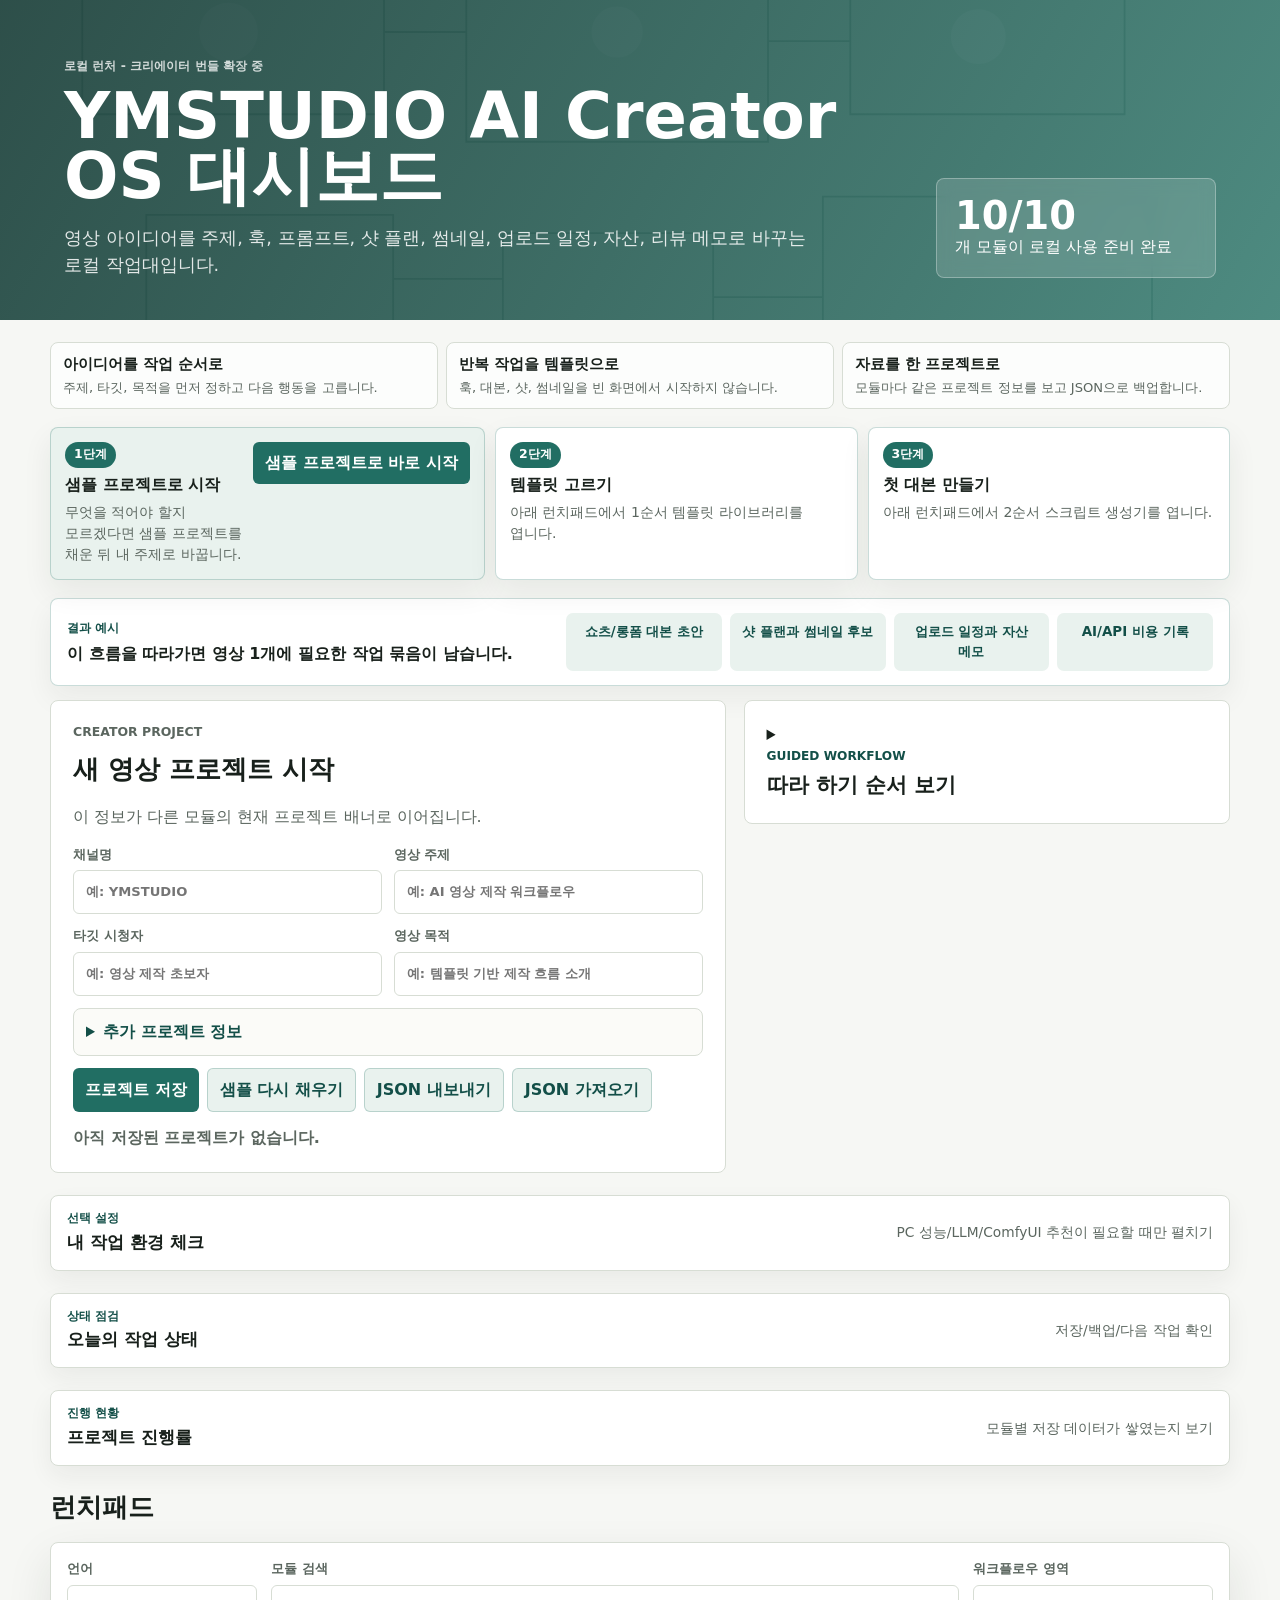
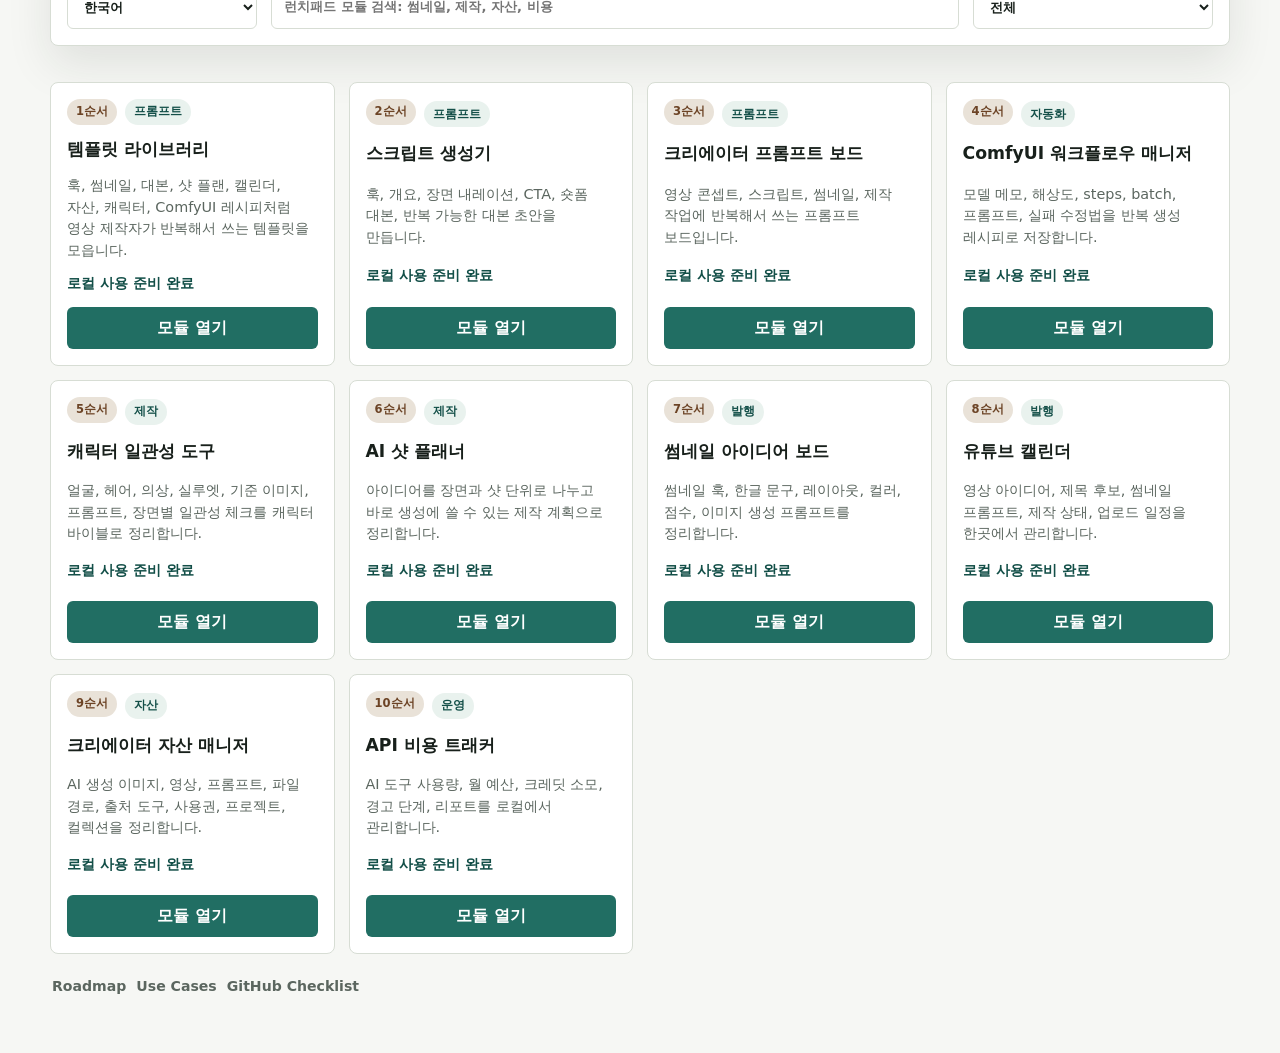
<file: index.html>
<!doctype html>
<html lang="ko">
  <head>
    <meta charset="utf-8">
    <meta name="viewport" content="width=device-width, initial-scale=1">
    <link rel="icon" type="image/svg+xml" href="favicon.svg">
    <meta http-equiv="refresh" content="0; url=outputs/creator-os-dashboard/index.html">
    <title>YMSTUDIO AI Creator OS</title>
  </head>
  <body>
    <p>
      YMSTUDIO AI Creator OS 대시보드로 이동합니다.
      <a href="outputs/creator-os-dashboard/index.html">바로 열기</a>
    </p>
  </body>
</html>
</file>
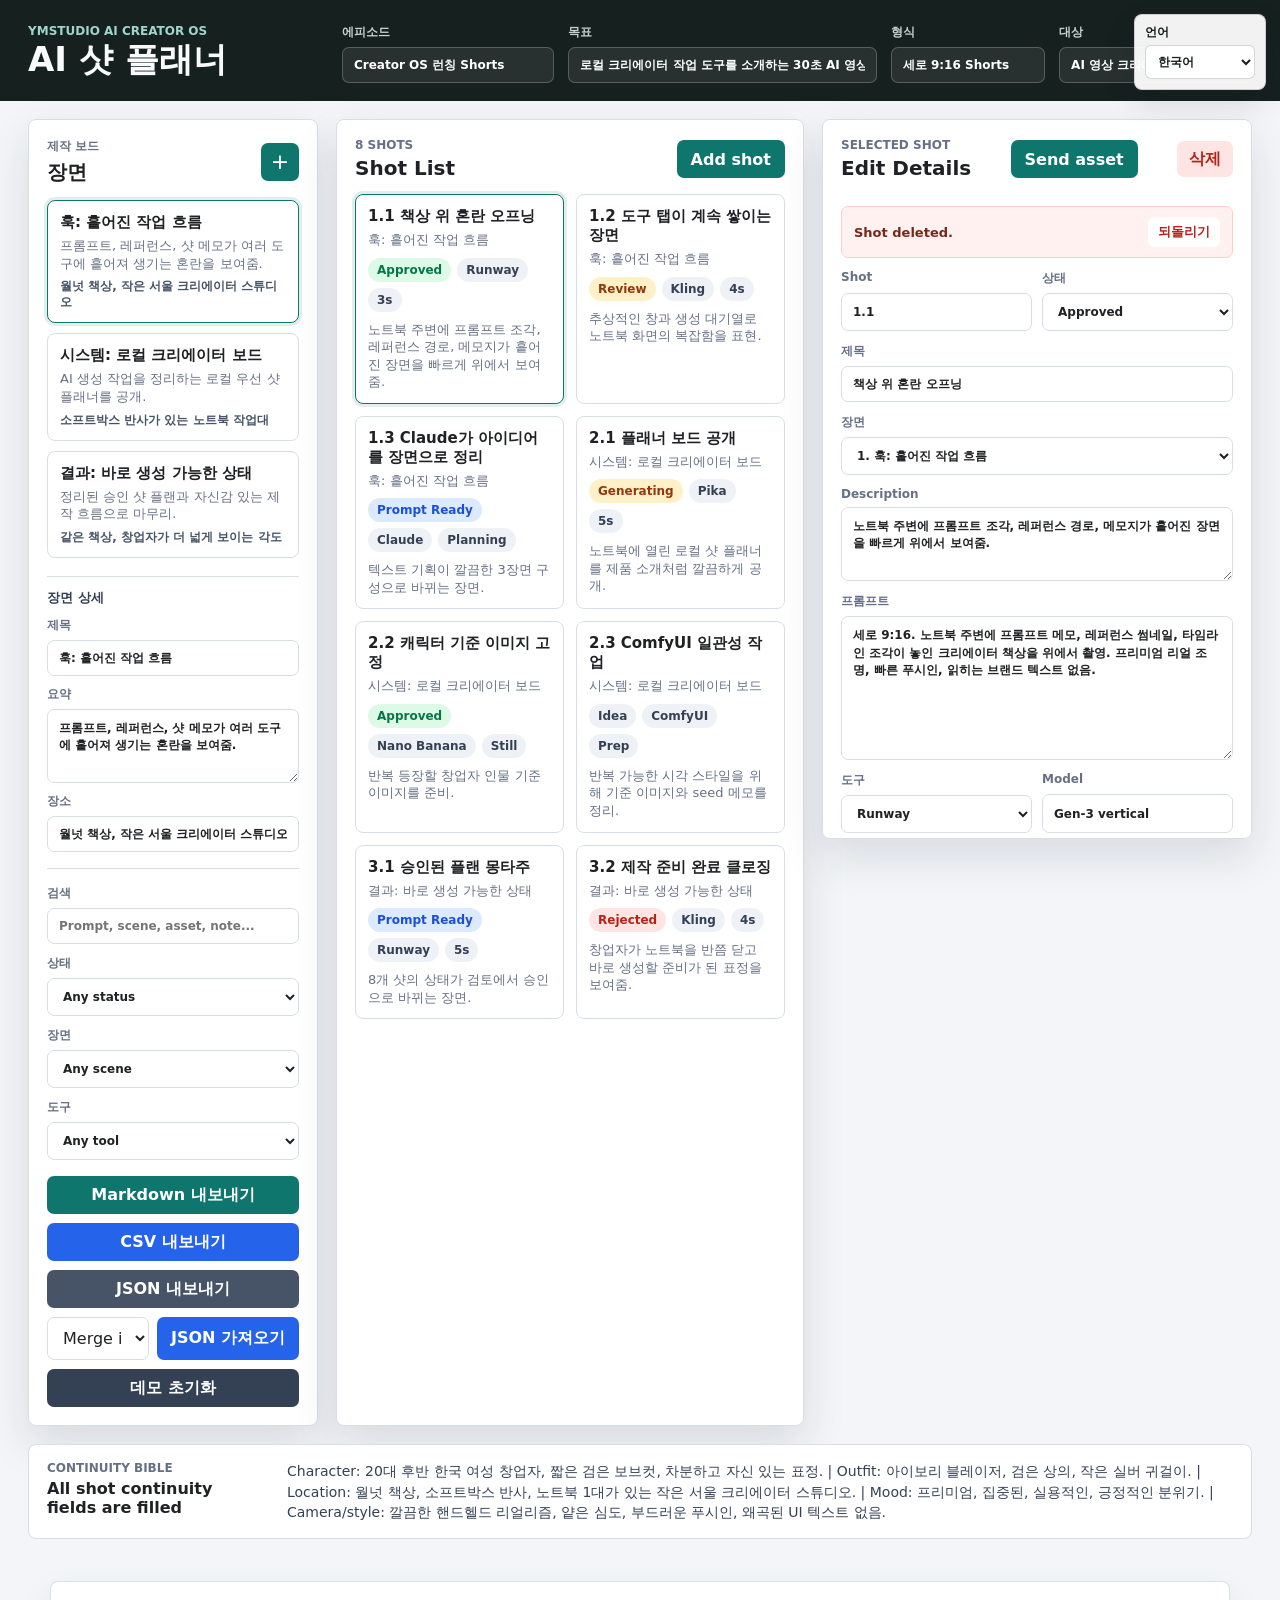
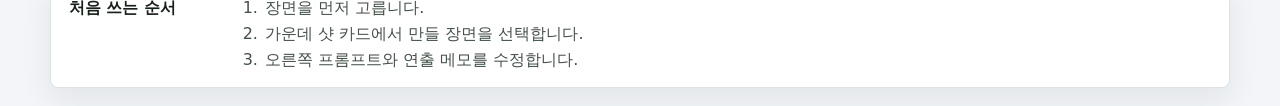
<file: outputs/ai-shot-planner/index.html>
<!doctype html>
<html lang="en">
  <head>
    <meta charset="utf-8" />
    <meta name="viewport" content="width=device-width, initial-scale=1" />
    <link rel="icon" type="image/svg+xml" href="../../favicon.svg" />
    <title>YMSTUDIO AI Shot Planner</title>
    <link rel="stylesheet" href="style.css" />
  </head>
  <body>
    <main class="app-shell">
      <section class="top-band" aria-label="Project summary">
        <div class="brand-block">
          <p>YMSTUDIO AI Creator OS</p>
          <h1>AI Shot Planner</h1>
        </div>
        <div class="summary-grid">
          <label>
            <span>Episode</span>
            <input id="projectTitle" type="text" />
          </label>
          <label>
            <span>Goal</span>
            <input id="projectGoal" type="text" />
          </label>
          <label>
            <span>Format</span>
            <input id="projectFormat" type="text" />
          </label>
          <label>
            <span>Audience</span>
            <input id="projectAudience" type="text" />
          </label>
        </div>
      </section>

      <section class="workspace">
        <aside class="left-panel" aria-label="Scenes and filters">
          <div class="panel-header">
            <div>
              <p>Production board</p>
              <h2>Scenes</h2>
            </div>
            <button id="addScene" class="icon-button" type="button" title="Add scene" aria-label="Add scene">+</button>
          </div>
          <div id="sceneList" class="scene-list"></div>

          <form id="sceneForm" class="scene-editor" autocomplete="off">
            <div class="group-title">Scene detail</div>
            <label>
              <span>Title</span>
              <input id="sceneTitle" type="text" />
            </label>
            <label>
              <span>Summary</span>
              <textarea id="sceneSummary" rows="3"></textarea>
            </label>
            <label>
              <span>Location</span>
              <input id="sceneLocation" type="text" />
            </label>
          </form>

          <div class="filters" aria-label="Shot filters">
            <label>
              <span>Search</span>
              <input id="search" type="search" placeholder="Prompt, scene, asset, note..." />
            </label>
            <label>
              <span>Status</span>
              <select id="statusFilter"></select>
            </label>
            <label>
              <span>Scene</span>
              <select id="sceneFilter"></select>
            </label>
            <label>
              <span>Tool</span>
              <select id="toolFilter"></select>
            </label>
          </div>

          <div class="export-actions">
            <button id="exportMarkdown" type="button">Export Markdown</button>
            <button id="exportCsv" type="button">Export CSV</button>
            <button id="exportJson" type="button">Export JSON</button>
            <div class="import-row">
              <select id="importMode" aria-label="Import mode">
                <option value="merge">Merge import</option>
                <option value="replace">Replace plan</option>
              </select>
              <button id="importJson" type="button">Import JSON</button>
              <input id="importFile" type="file" accept="application/json,.json" hidden />
            </div>
            <button id="resetDemo" type="button">Reset demo</button>
          </div>
        </aside>

        <section class="center-panel" aria-label="Shot list">
          <div class="panel-header">
            <div>
              <p id="shotCount">0 shots</p>
              <h2>Shot List</h2>
            </div>
            <button id="addShot" class="primary-button" type="button">Add shot</button>
          </div>
          <div id="shotList" class="shot-list"></div>
          <p id="emptyState" class="empty" hidden>No shots match the current filters.</p>
        </section>

        <section class="right-panel" aria-label="Shot editor">
          <form id="shotForm" autocomplete="off">
            <div class="panel-header">
              <div>
                <p>Selected shot</p>
                <h2>Edit Details</h2>
              </div>
              <button id="sendAsset" class="primary-button" type="button">Send asset</button>
              <button id="deleteShot" class="danger-button" type="button">Delete</button>
            </div>
            <div id="deleteSafety" class="safety-note" hidden>
              <span>Shot deleted.</span>
              <button id="undoDelete" type="button">Undo</button>
            </div>

            <div class="form-grid compact">
              <label>
                <span>Shot</span>
                <input id="shotNumber" type="text" />
              </label>
              <label>
                <span>Status</span>
                <select id="shotStatus"></select>
              </label>
            </div>

            <label>
              <span>Title</span>
              <input id="shotTitle" type="text" />
            </label>
            <label>
              <span>Scene</span>
              <select id="shotScene"></select>
            </label>
            <label>
              <span>Description</span>
              <textarea id="shotDescription" rows="3"></textarea>
            </label>
            <label>
              <span>Prompt</span>
              <textarea id="shotPrompt" rows="7"></textarea>
            </label>

            <div class="form-grid compact">
              <label>
                <span>Tool</span>
                <select id="shotTool"></select>
              </label>
              <label>
                <span>Model</span>
                <input id="shotModel" type="text" />
              </label>
              <label>
                <span>Duration</span>
                <input id="shotDuration" type="text" />
              </label>
            </div>

            <div class="group-title">Asset paths</div>
            <label>
              <span>Image</span>
              <input id="assetImage" type="text" />
            </label>
            <label>
              <span>Video</span>
              <input id="assetVideo" type="text" />
            </label>
            <label>
              <span>Reference</span>
              <input id="assetReference" type="text" />
            </label>

            <div class="group-title">Continuity notes</div>
            <label>
              <span>Character</span>
              <textarea id="continuityCharacter" rows="2"></textarea>
            </label>
            <label>
              <span>Outfit</span>
              <textarea id="continuityOutfit" rows="2"></textarea>
            </label>
            <label>
              <span>Location</span>
              <textarea id="continuityLocation" rows="2"></textarea>
            </label>
            <label>
              <span>Mood</span>
              <textarea id="continuityMood" rows="2"></textarea>
            </label>
            <label>
              <span>Camera/style</span>
              <textarea id="continuityCameraStyle" rows="2"></textarea>
            </label>
            <label>
              <span>Production notes</span>
              <textarea id="shotNotes" rows="3"></textarea>
            </label>
          </form>
        </section>
      </section>

      <section class="continuity-strip" aria-label="Continuity summary">
        <div>
          <p>Continuity Bible</p>
          <strong id="continuityHeadline">Ready</strong>
        </div>
        <div id="continuitySummary" class="continuity-copy"></div>
      </section>
    </main>

    <div id="toast" class="toast" role="status" aria-live="polite"></div>
    <script src="state.js"></script>
    <script src="app.js"></script>
    <script src="../i18n-lite.js"></script>
  </body>
</html>
</file>
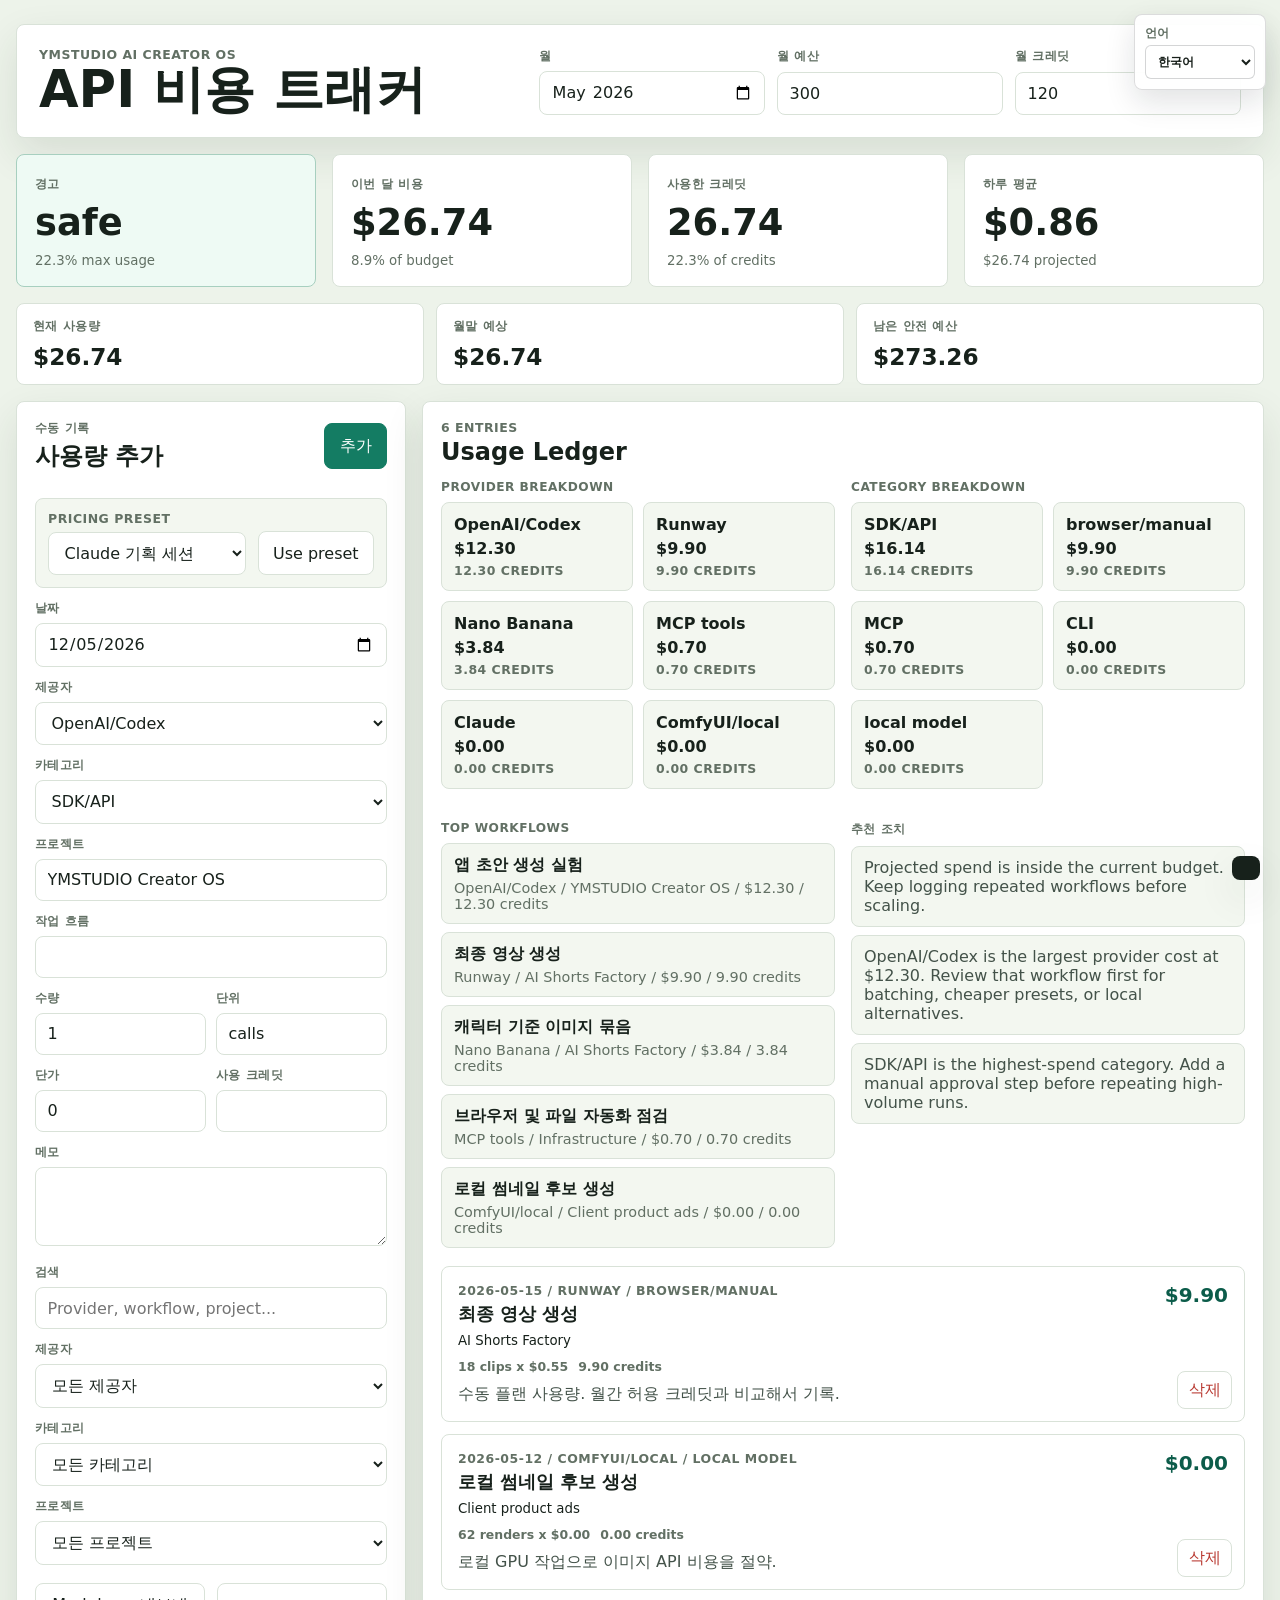
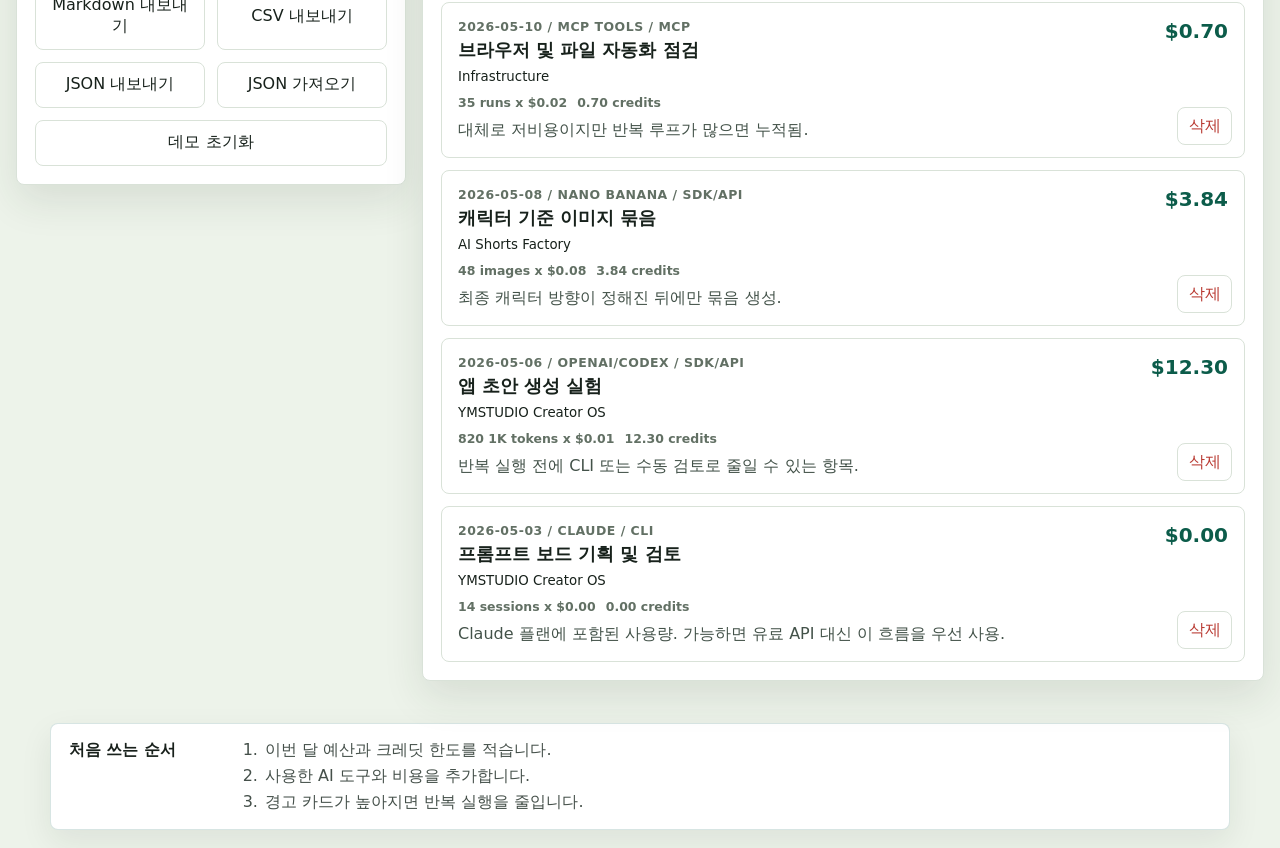
<file: outputs/api-cost-tracker/index.html>
<!doctype html>
<html lang="en">
  <head>
    <meta charset="utf-8" />
    <meta name="viewport" content="width=device-width, initial-scale=1" />
    <link rel="icon" type="image/svg+xml" href="../../favicon.svg" />
    <title>YMSTUDIO API Cost Tracker</title>
    <link rel="stylesheet" href="style.css" />
  </head>
  <body>
    <main class="app-shell">
      <section class="top-band" aria-label="Monthly cost dashboard">
        <div class="brand-block">
          <p>YMSTUDIO AI Creator OS</p>
          <h1>API Cost Tracker</h1>
        </div>
        <div class="settings-grid">
          <label>
            <span>Month</span>
            <input id="monthInput" type="month" />
          </label>
          <label>
            <span>Monthly budget</span>
            <input id="budgetInput" type="number" min="0" step="0.01" />
          </label>
          <label>
            <span>Monthly credits</span>
            <input id="creditsInput" type="number" min="0" step="0.01" />
          </label>
        </div>
      </section>

      <section class="dashboard" aria-label="Burn-rate dashboard">
        <div class="metric warning-card" id="warningCard">
          <span>Warning</span>
          <strong id="warningLevel">safe</strong>
          <small id="warningDetail">0% of budget</small>
        </div>
        <div class="metric">
          <span>Month cost</span>
          <strong id="totalCost">$0.00</strong>
          <small id="budgetPercent">0% of budget</small>
        </div>
        <div class="metric">
          <span>Credits burned</span>
          <strong id="totalCredits">0.00</strong>
          <small id="creditPercent">0% of credits</small>
        </div>
        <div class="metric">
          <span>Daily average</span>
          <strong id="dailyAverage">$0.00</strong>
          <small id="projectedCost">$0.00 projected</small>
        </div>
      </section>

      <section class="scenario-strip" aria-label="Scenario summary">
        <div>
          <span>Current burn</span>
          <strong id="currentBurn">$0.00</strong>
        </div>
        <div>
          <span>Projected month-end</span>
          <strong id="projectedMonthEnd">$0.00</strong>
        </div>
        <div>
          <span>Remaining safe budget</span>
          <strong id="remainingSafeBudget">$0.00</strong>
        </div>
      </section>

      <section class="workspace">
        <aside class="side-panel" aria-label="Usage entry and filters">
          <form id="entryForm" autocomplete="off">
            <div class="panel-header">
              <div>
                <p>Manual log</p>
                <h2>Add Usage</h2>
              </div>
              <button class="primary-button" type="submit">Add</button>
            </div>

            <div class="preset-box">
              <label>
                <span>Pricing preset</span>
                <select id="presetInput"></select>
              </label>
              <button id="applyPreset" type="button">Use preset</button>
            </div>

            <label>
              <span>Date</span>
              <input id="entryDate" type="date" required />
            </label>
            <label>
              <span>Provider</span>
              <select id="providerInput"></select>
            </label>
            <label>
              <span>Category</span>
              <select id="categoryInput"></select>
            </label>
            <label>
              <span>Project</span>
              <input id="projectInput" type="text" list="projectOptions" required />
              <datalist id="projectOptions"></datalist>
            </label>
            <label>
              <span>Workflow</span>
              <input id="workflowInput" type="text" required />
            </label>
            <div class="split-row">
              <label>
                <span>Quantity</span>
                <input id="quantityInput" type="number" min="0" step="0.01" />
              </label>
              <label>
                <span>Unit</span>
                <input id="unitInput" type="text" />
              </label>
            </div>
            <div class="split-row">
              <label>
                <span>Unit cost</span>
                <input id="unitCostInput" type="number" min="0" step="0.0001" />
              </label>
              <label>
                <span>Credits used</span>
                <input id="creditInput" type="number" min="0" step="0.01" />
              </label>
            </div>
            <label>
              <span>Notes</span>
              <textarea id="notesInput" rows="3"></textarea>
            </label>
          </form>

          <div class="filters" aria-label="Search and filters">
            <label>
              <span>Search</span>
              <input id="searchInput" type="search" placeholder="Provider, workflow, project..." />
            </label>
            <label>
              <span>Provider</span>
              <select id="providerFilter"></select>
            </label>
            <label>
              <span>Category</span>
              <select id="categoryFilter"></select>
            </label>
            <label>
              <span>Project</span>
              <select id="projectFilter"></select>
            </label>
          </div>

          <div class="export-actions">
            <button id="exportMarkdown" type="button">Export Markdown</button>
            <button id="exportCsv" type="button">Export CSV</button>
            <button id="exportJson" type="button">Export JSON</button>
            <button id="importJson" type="button">Import JSON</button>
            <input id="importJsonFile" type="file" accept="application/json,.json" hidden />
            <button id="resetDemo" type="button">Reset demo</button>
          </div>
        </aside>

        <section class="main-panel" aria-label="Usage entries">
          <div class="panel-header">
            <div>
              <p id="entryCount">0 entries</p>
              <h2>Usage Ledger</h2>
            </div>
          </div>
          <div class="report-grid" aria-label="Monthly report summary">
            <section>
              <h3>Provider Breakdown</h3>
              <div id="providerBreakdown" class="breakdown"></div>
            </section>
            <section>
              <h3>Category Breakdown</h3>
              <div id="categoryBreakdown" class="breakdown"></div>
            </section>
            <section>
              <h3>Top Workflows</h3>
              <div id="topWorkflows" class="compact-list"></div>
            </section>
            <section>
              <h3>Recommendations</h3>
              <div id="recommendations" class="compact-list"></div>
            </section>
          </div>
          <div id="entryList" class="entry-list"></div>
          <p id="emptyState" class="empty" hidden>No usage entries match the current filters.</p>
        </section>
      </section>
    </main>
    <div id="toast" class="toast" role="status" aria-live="polite" hidden></div>
    <script src="state.js"></script>
    <script src="app.js"></script>
    <script src="../i18n-lite.js"></script>
  </body>
</html>
</file>
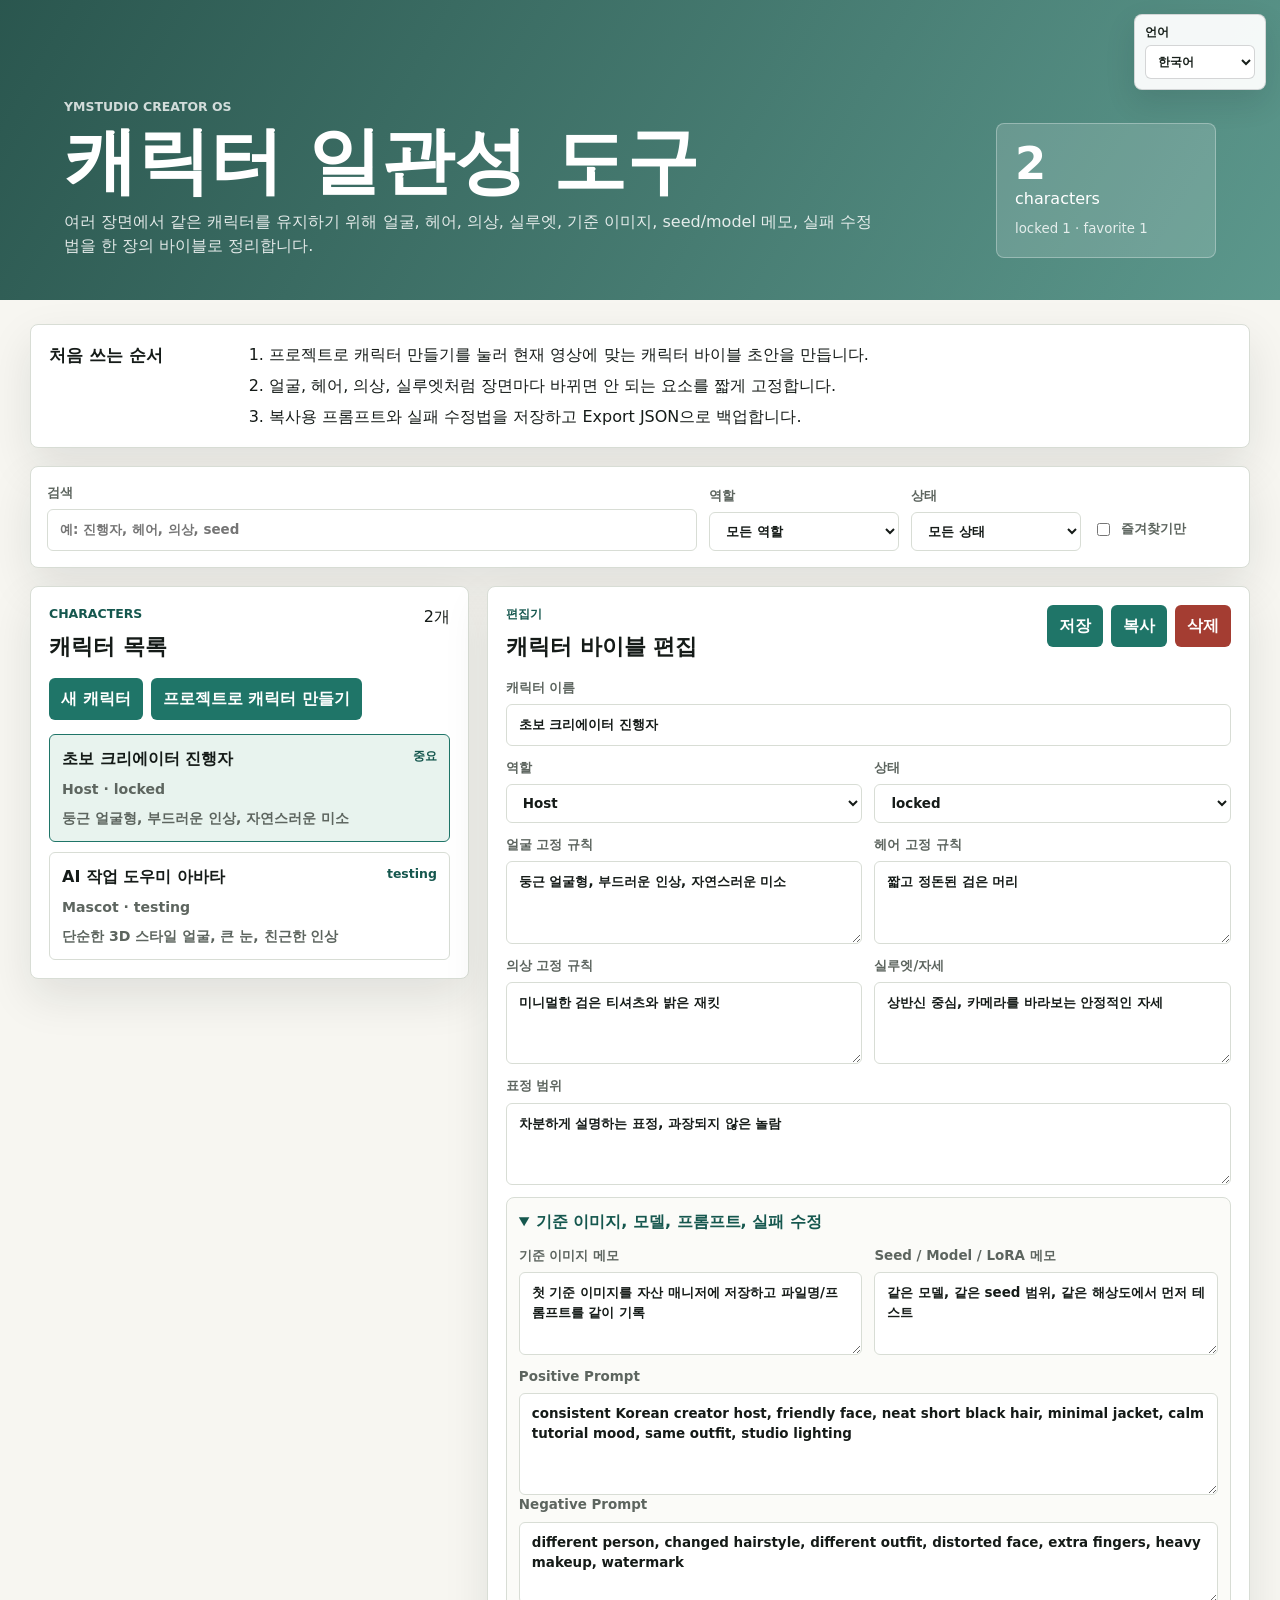
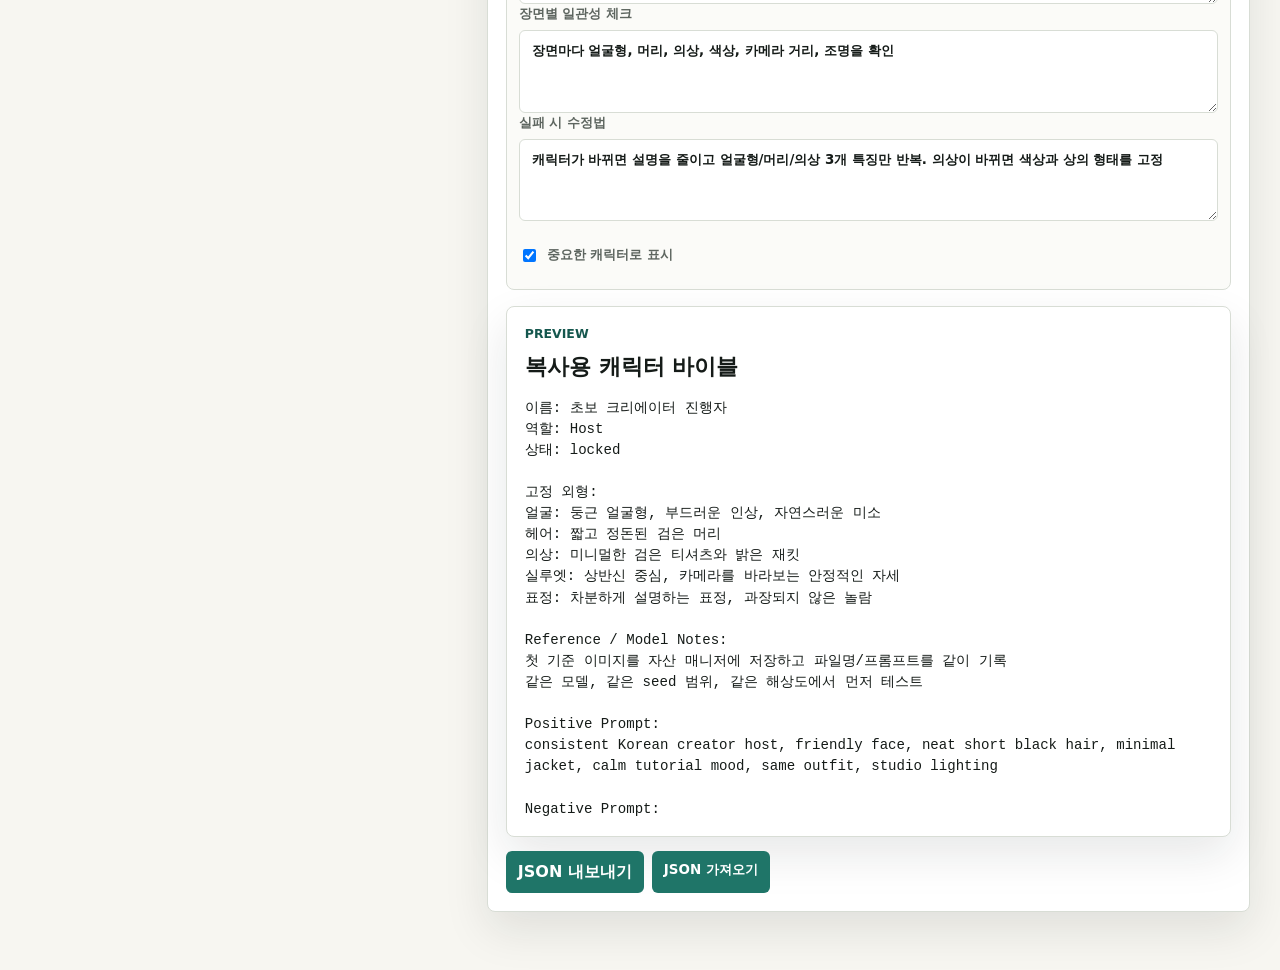
<file: outputs/character-consistency-tool/index.html>
<!doctype html>
<html lang="ko">
  <head>
    <meta charset="utf-8">
    <meta name="viewport" content="width=device-width, initial-scale=1">
    <link rel="icon" type="image/svg+xml" href="../../favicon.svg">
    <title>YMSTUDIO Character Consistency Tool</title>
    <link rel="stylesheet" href="style.css">
  </head>
  <body>
    <header class="hero">
      <div>
        <p class="eyebrow">YMSTUDIO Creator OS</p>
        <h1>캐릭터 일관성 도구</h1>
        <p>여러 장면에서 같은 캐릭터를 유지하기 위해 얼굴, 헤어, 의상, 실루엣, 기준 이미지, seed/model 메모, 실패 수정법을 한 장의 바이블로 정리합니다.</p>
      </div>
      <div class="summary">
        <strong data-total>0</strong>
        <span>characters</span>
        <small data-summary>locked 0 · favorite 0</small>
      </div>
    </header>

    <main class="shell">
      <section class="beginner-guide" aria-label="처음 쓰는 순서">
        <strong>처음 쓰는 순서</strong>
        <ol>
          <li>프로젝트로 캐릭터 만들기를 눌러 현재 영상에 맞는 캐릭터 바이블 초안을 만듭니다.</li>
          <li>얼굴, 헤어, 의상, 실루엣처럼 장면마다 바뀌면 안 되는 요소를 짧게 고정합니다.</li>
          <li>복사용 프롬프트와 실패 수정법을 저장하고 Export JSON으로 백업합니다.</li>
        </ol>
      </section>

      <section class="toolbar" aria-label="Character filters">
        <label>
          검색
          <input id="search" type="search" placeholder="예: 진행자, 헤어, 의상, seed">
        </label>
        <label>
          역할
          <select id="roleFilter"></select>
        </label>
        <label>
          상태
          <select id="statusFilter"></select>
        </label>
        <label class="check">
          <input id="favoriteOnly" type="checkbox">
          즐겨찾기만
        </label>
      </section>

      <section class="board">
        <aside class="list-panel">
          <div class="panel-head">
            <div>
              <p class="eyebrow">Characters</p>
              <h2>캐릭터 목록</h2>
            </div>
            <span id="count">0</span>
          </div>
          <div class="actions">
            <button id="newCharacter" type="button">새 캐릭터</button>
            <button id="fromProject" type="button">프로젝트로 캐릭터 만들기</button>
          </div>
          <div id="characterList" class="character-list"></div>
          <p id="emptyState" class="empty" hidden>현재 필터와 일치하는 캐릭터가 없습니다.</p>
        </aside>

        <section class="editor-panel">
          <div class="panel-head">
            <div>
              <p class="eyebrow">Editor</p>
              <h2>캐릭터 바이블 편집</h2>
            </div>
            <div class="actions">
              <button id="saveCharacter" type="button">저장</button>
              <button id="copyCharacter" type="button">복사</button>
              <button id="deleteCharacter" class="danger" type="button">삭제</button>
            </div>
          </div>

          <div class="form-grid one">
            <label>캐릭터 이름<input id="name" type="text"></label>
          </div>
          <div class="form-grid two">
            <label>역할<select id="role"></select></label>
            <label>상태<select id="status"></select></label>
          </div>

          <div class="form-grid two">
            <label>얼굴 고정 규칙<textarea id="face" rows="3"></textarea></label>
            <label>헤어 고정 규칙<textarea id="hair" rows="3"></textarea></label>
          </div>
          <div class="form-grid two">
            <label>의상 고정 규칙<textarea id="outfit" rows="3"></textarea></label>
            <label>실루엣/자세<textarea id="silhouette" rows="3"></textarea></label>
          </div>
          <label>표정 범위<textarea id="expression" rows="3"></textarea></label>

          <details class="advanced-panel" open>
            <summary>기준 이미지, 모델, 프롬프트, 실패 수정</summary>
            <div class="form-grid two">
              <label>기준 이미지 메모<textarea id="referenceNotes" rows="3"></textarea></label>
              <label>Seed / Model / LoRA 메모<textarea id="modelNotes" rows="3"></textarea></label>
            </div>
            <label>Positive Prompt<textarea id="positive" rows="4"></textarea></label>
            <label>Negative Prompt<textarea id="negative" rows="3"></textarea></label>
            <label>장면별 일관성 체크<textarea id="sceneRules" rows="3"></textarea></label>
            <label>실패 시 수정법<textarea id="failureFixes" rows="3"></textarea></label>
            <label class="check favorite">
              <input id="favorite" type="checkbox">
              중요한 캐릭터로 표시
            </label>
          </details>

          <article class="preview">
            <div class="panel-head">
              <div>
                <p class="eyebrow">Preview</p>
                <h2>복사용 캐릭터 바이블</h2>
              </div>
            </div>
            <pre id="preview"></pre>
          </article>

          <div class="export-actions">
            <button id="exportJson" type="button">Export JSON</button>
            <label class="file-button">
              Import JSON
              <input id="importFile" type="file" accept="application/json,.json" hidden>
            </label>
          </div>
        </section>
      </section>
    </main>

    <div id="toast" class="toast" role="status" aria-live="polite"></div>
    <script src="../i18n-lite.js"></script>
    <script src="state.js"></script>
    <script src="app.js"></script>
  </body>
</html>
</file>
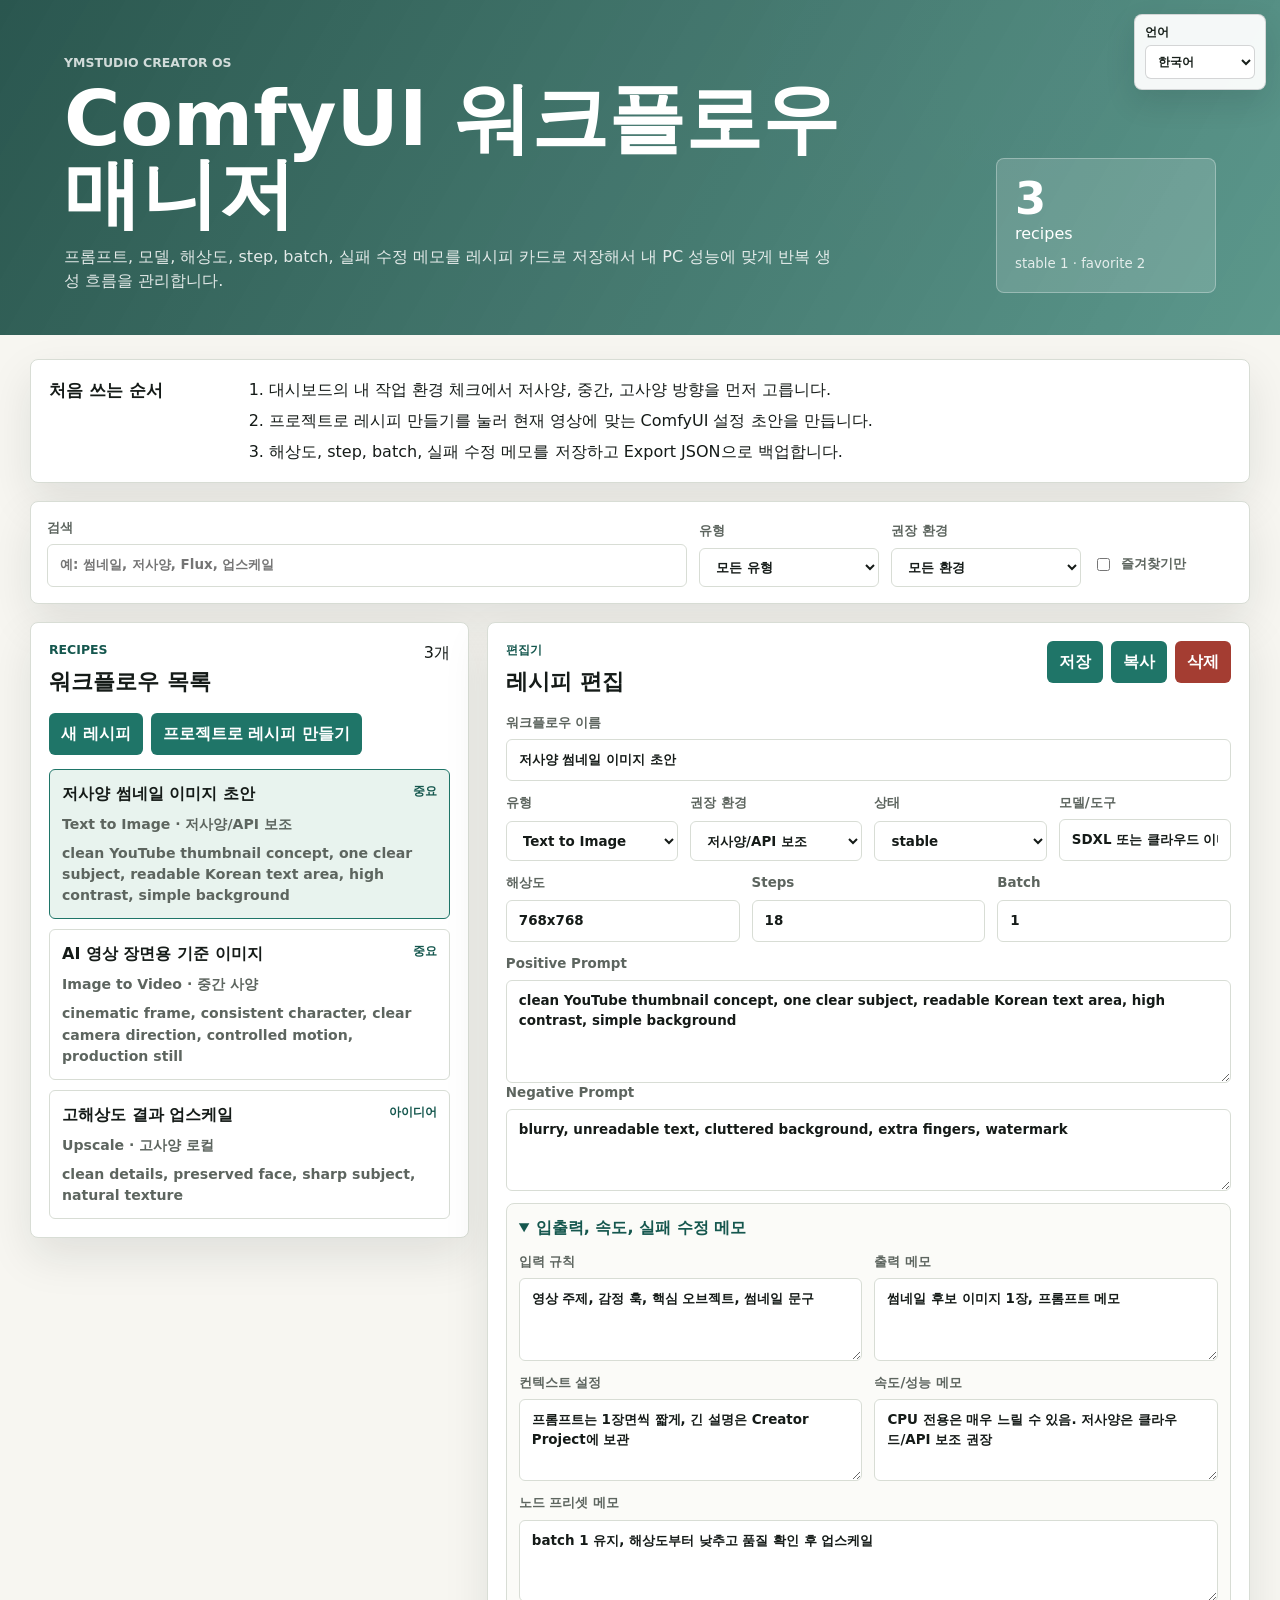
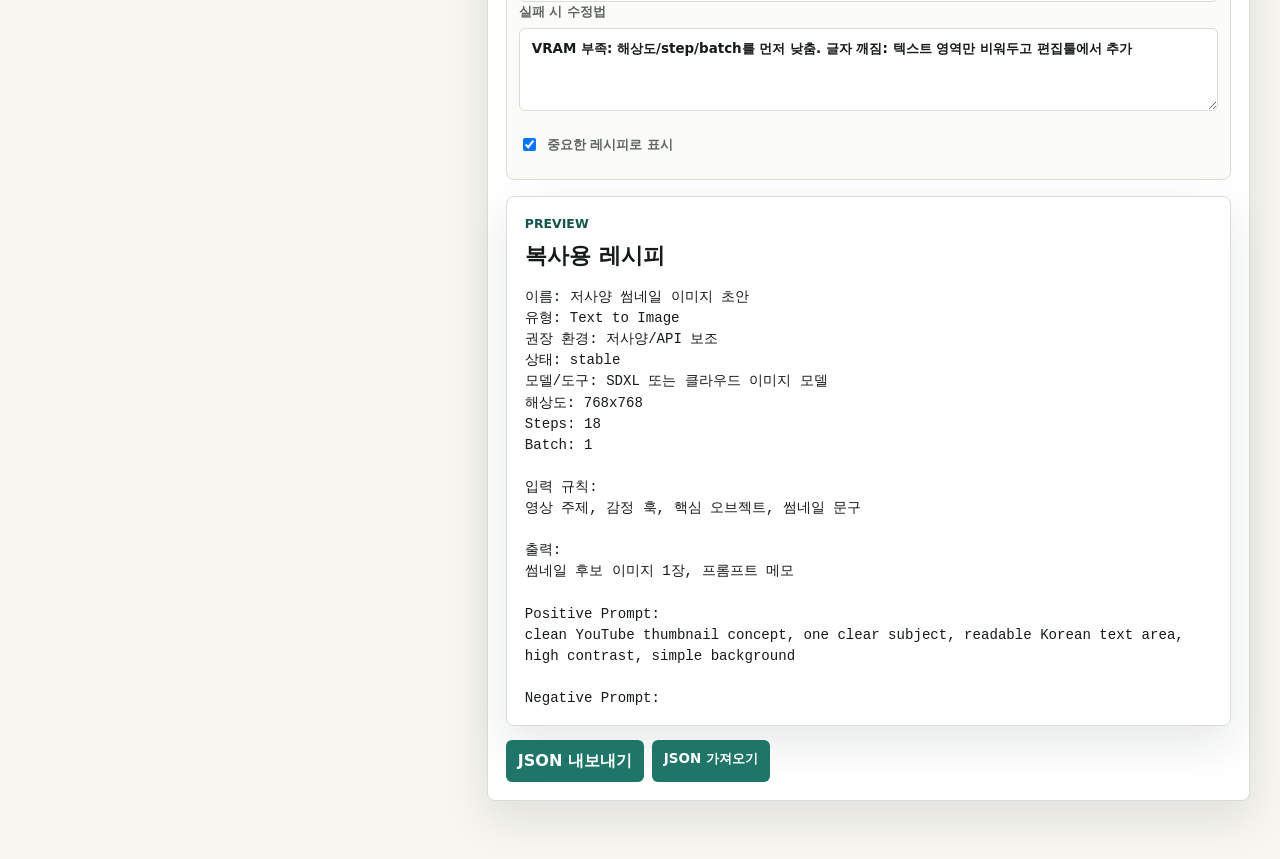
<file: outputs/comfyui-workflow-manager/index.html>
<!doctype html>
<html lang="ko">
  <head>
    <meta charset="utf-8">
    <meta name="viewport" content="width=device-width, initial-scale=1">
    <link rel="icon" type="image/svg+xml" href="../../favicon.svg">
    <title>YMSTUDIO ComfyUI Workflow Manager</title>
    <link rel="stylesheet" href="style.css">
  </head>
  <body>
    <header class="hero">
      <div>
        <p class="eyebrow">YMSTUDIO Creator OS</p>
        <h1>ComfyUI 워크플로우 매니저</h1>
        <p>프롬프트, 모델, 해상도, step, batch, 실패 수정 메모를 레시피 카드로 저장해서 내 PC 성능에 맞게 반복 생성 흐름을 관리합니다.</p>
      </div>
      <div class="summary">
        <strong data-total>0</strong>
        <span>recipes</span>
        <small data-summary>stable 0 · favorite 0</small>
      </div>
    </header>

    <main class="shell">
      <section class="beginner-guide" aria-label="처음 쓰는 순서">
        <strong>처음 쓰는 순서</strong>
        <ol>
          <li>대시보드의 내 작업 환경 체크에서 저사양, 중간, 고사양 방향을 먼저 고릅니다.</li>
          <li>프로젝트로 레시피 만들기를 눌러 현재 영상에 맞는 ComfyUI 설정 초안을 만듭니다.</li>
          <li>해상도, step, batch, 실패 수정 메모를 저장하고 Export JSON으로 백업합니다.</li>
        </ol>
      </section>

      <section class="toolbar" aria-label="ComfyUI workflow filters">
        <label>
          검색
          <input id="search" type="search" placeholder="예: 썸네일, 저사양, Flux, 업스케일">
        </label>
        <label>
          유형
          <select id="typeFilter"></select>
        </label>
        <label>
          권장 환경
          <select id="tierFilter"></select>
        </label>
        <label class="check">
          <input id="favoriteOnly" type="checkbox">
          즐겨찾기만
        </label>
      </section>

      <section class="board">
        <aside class="list-panel">
          <div class="panel-head">
            <div>
              <p class="eyebrow">Recipes</p>
              <h2>워크플로우 목록</h2>
            </div>
            <span id="count">0</span>
          </div>
          <div class="actions">
            <button id="newWorkflow" type="button">새 레시피</button>
            <button id="fromProject" type="button">프로젝트로 레시피 만들기</button>
          </div>
          <div id="workflowList" class="workflow-list"></div>
          <p id="emptyState" class="empty" hidden>현재 필터와 일치하는 레시피가 없습니다.</p>
        </aside>

        <section class="editor-panel">
          <div class="panel-head">
            <div>
              <p class="eyebrow">Editor</p>
              <h2>레시피 편집</h2>
            </div>
            <div class="actions">
              <button id="saveWorkflow" type="button">저장</button>
              <button id="copyWorkflow" type="button">복사</button>
              <button id="deleteWorkflow" class="danger" type="button">삭제</button>
            </div>
          </div>

          <div class="form-grid one">
            <label>워크플로우 이름<input id="name" type="text"></label>
          </div>
          <div class="form-grid four">
            <label>유형<select id="type"></select></label>
            <label>권장 환경<select id="tier"></select></label>
            <label>상태<select id="status"></select></label>
            <label>모델/도구<input id="model" type="text" placeholder="예: SDXL, Flux, RunComfy"></label>
          </div>
          <div class="form-grid three">
            <label>해상도<input id="size" type="text" placeholder="예: 768x768"></label>
            <label>Steps<input id="steps" type="number" min="0"></label>
            <label>Batch<input id="batch" type="number" min="0"></label>
          </div>

          <label>Positive Prompt<textarea id="positive" rows="4"></textarea></label>
          <label>Negative Prompt<textarea id="negative" rows="3"></textarea></label>

          <details class="advanced-panel" open>
            <summary>입출력, 속도, 실패 수정 메모</summary>
            <div class="form-grid two">
              <label>입력 규칙<textarea id="inputs" rows="3"></textarea></label>
              <label>출력 메모<textarea id="outputs" rows="3"></textarea></label>
            </div>
            <div class="form-grid two">
              <label>컨텍스트 설정<textarea id="context" rows="3"></textarea></label>
              <label>속도/성능 메모<textarea id="speed" rows="3"></textarea></label>
            </div>
            <label>노드 프리셋 메모<textarea id="nodeNotes" rows="3"></textarea></label>
            <label>실패 시 수정법<textarea id="failureFixes" rows="3"></textarea></label>
            <label class="check favorite">
              <input id="favorite" type="checkbox">
              중요한 레시피로 표시
            </label>
          </details>

          <article class="preview">
            <div class="panel-head">
              <div>
                <p class="eyebrow">Preview</p>
                <h2>복사용 레시피</h2>
              </div>
            </div>
            <pre id="preview"></pre>
          </article>

          <div class="export-actions">
            <button id="exportJson" type="button">Export JSON</button>
            <label class="file-button">
              Import JSON
              <input id="importFile" type="file" accept="application/json,.json" hidden>
            </label>
          </div>
        </section>
      </section>
    </main>

    <div id="toast" class="toast" role="status" aria-live="polite"></div>
    <script src="../i18n-lite.js"></script>
    <script src="state.js"></script>
    <script src="app.js"></script>
  </body>
</html>
</file>
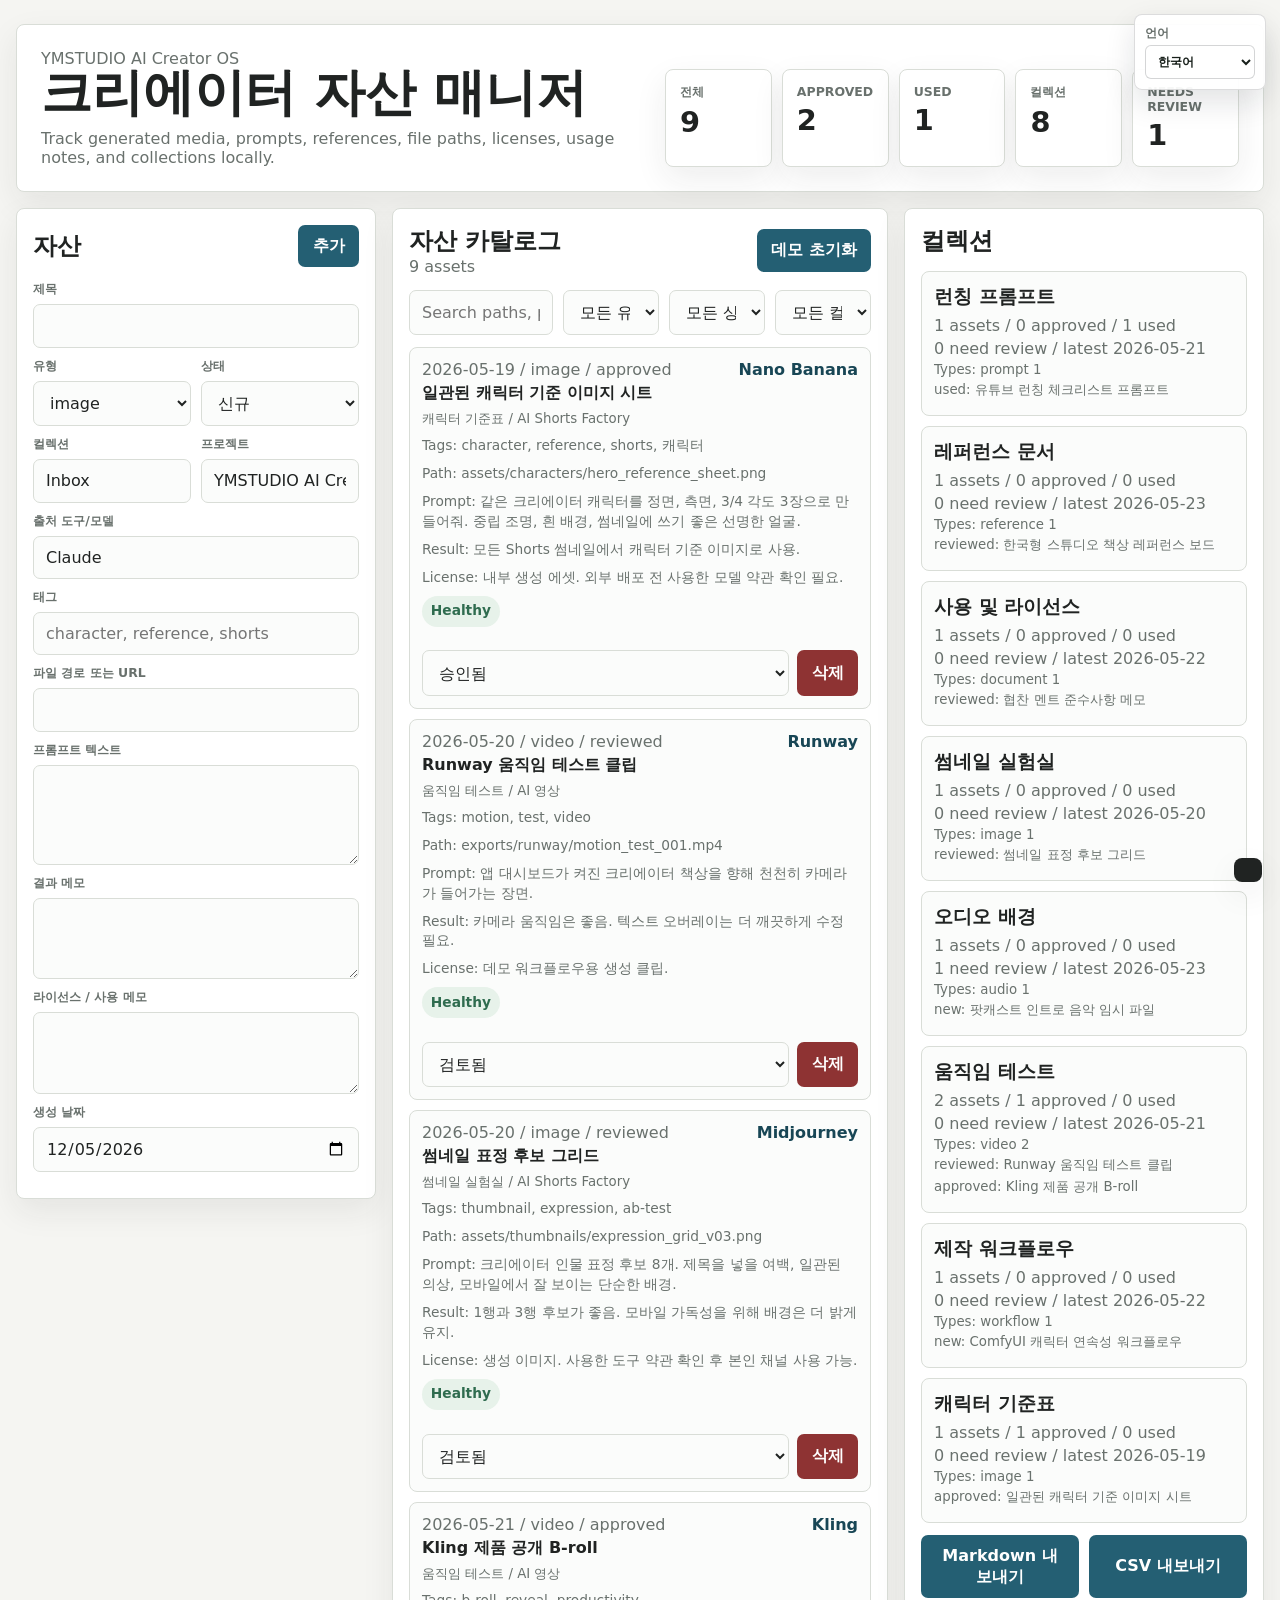
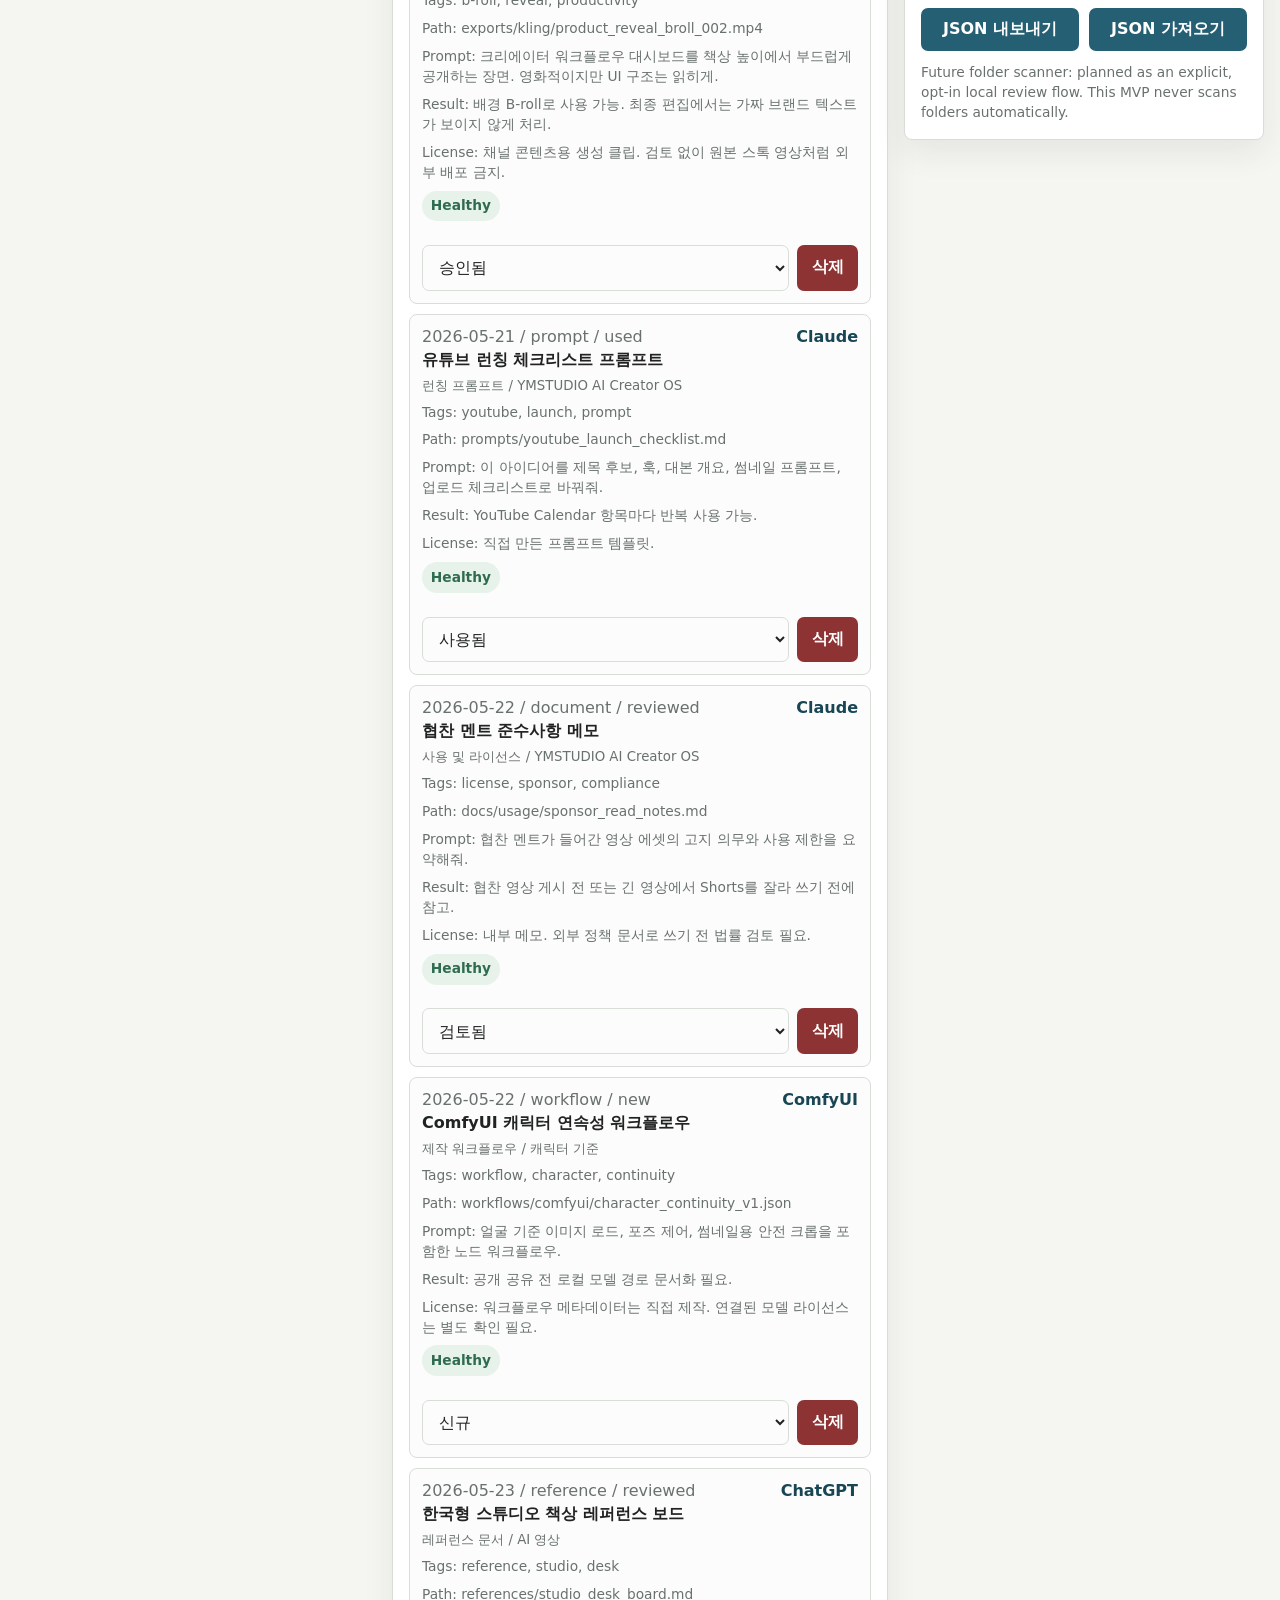
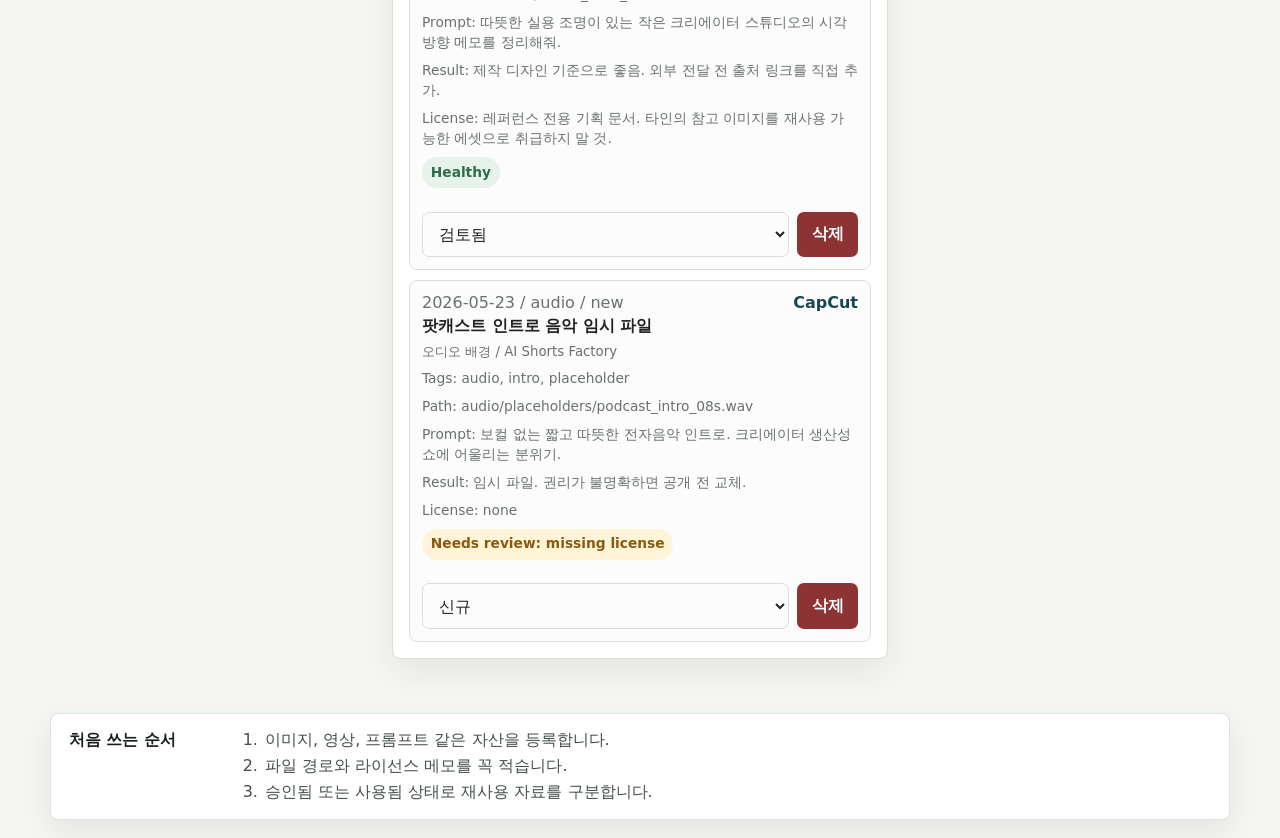
<file: outputs/creator-asset-manager/index.html>
<!doctype html>
<html lang="en">
  <head>
    <meta charset="UTF-8" />
    <meta name="viewport" content="width=device-width, initial-scale=1.0" />
    <link rel="icon" type="image/svg+xml" href="../../favicon.svg" />
    <title>YMSTUDIO Creator Asset Manager</title>
    <link rel="stylesheet" href="style.css" />
  </head>
  <body>
    <main class="app-shell">
      <section class="top-band">
        <div>
          <p class="eyebrow">YMSTUDIO AI Creator OS</p>
          <h1>Creator Asset Manager</h1>
          <p class="subcopy">Track generated media, prompts, references, file paths, licenses, usage notes, and collections locally.</p>
        </div>
        <div class="metrics">
          <article><span>Total</span><strong id="totalMetric">0</strong></article>
          <article><span>Approved</span><strong id="approvedMetric">0</strong></article>
          <article><span>Used</span><strong id="usedMetric">0</strong></article>
          <article><span>Collections</span><strong id="collectionsMetric">0</strong></article>
          <article><span>Needs Review</span><strong id="attentionMetric">0</strong></article>
        </div>
      </section>

      <section class="workspace">
        <form id="assetForm" class="panel form-panel">
          <div class="panel-header">
            <h2>Asset</h2>
            <button type="submit">Add</button>
          </div>
          <label><span>Title</span><input id="titleInput" required /></label>
          <div class="split-row">
            <label><span>Type</span><select id="typeInput"></select></label>
            <label><span>Status</span><select id="statusInput"></select></label>
          </div>
          <div class="split-row">
            <label><span>Collection</span><input id="collectionInput" /></label>
            <label><span>Project</span><input id="projectInput" /></label>
          </div>
          <label><span>Source tool/model</span><input id="sourceToolInput" list="toolOptions" /></label>
          <datalist id="toolOptions"></datalist>
          <label><span>Tags</span><input id="tagsInput" placeholder="character, reference, shorts" /></label>
          <label><span>File path or URL text</span><input id="filePathInput" /></label>
          <label><span>Prompt text</span><textarea id="promptInput" rows="4"></textarea></label>
          <label><span>Result notes</span><textarea id="resultNotesInput" rows="3"></textarea></label>
          <label><span>License / usage note</span><textarea id="licenseInput" rows="3"></textarea></label>
          <label><span>Created date</span><input id="createdDateInput" type="date" /></label>
        </form>

        <section class="panel catalog-panel">
          <div class="panel-header">
            <div>
              <h2>Asset Catalog</h2>
              <p id="assetCount">0 assets</p>
            </div>
            <button id="resetDemo" type="button">Reset demo</button>
          </div>
          <div class="filters">
            <input id="searchInput" placeholder="Search paths, prompts, tags..." />
            <select id="typeFilter"></select>
            <select id="statusFilter"></select>
            <select id="collectionFilter"></select>
          </div>
          <div id="emptyState" class="empty" hidden>No assets match this view.</div>
          <div id="assetList" class="asset-list"></div>
        </section>

        <section class="panel collection-panel">
          <div class="panel-header">
            <h2>Collections</h2>
          </div>
          <div id="collectionView" class="collection-view"></div>
          <div class="export-actions">
            <button id="exportMarkdown" type="button">Export Markdown</button>
            <button id="exportCsv" type="button">Export CSV</button>
            <button id="exportJson" type="button">Export JSON</button>
            <button id="importJson" type="button">Import JSON</button>
            <input id="importJsonFile" type="file" accept="application/json,.json" hidden />
          </div>
          <p class="roadmap-note">Future folder scanner: planned as an explicit, opt-in local review flow. This MVP never scans folders automatically.</p>
        </section>
      </section>
      <div id="toast" class="toast" hidden></div>
    </main>
    <script src="state.js"></script>
    <script src="app.js"></script>
    <script src="../i18n-lite.js"></script>
  </body>
</html>
</file>
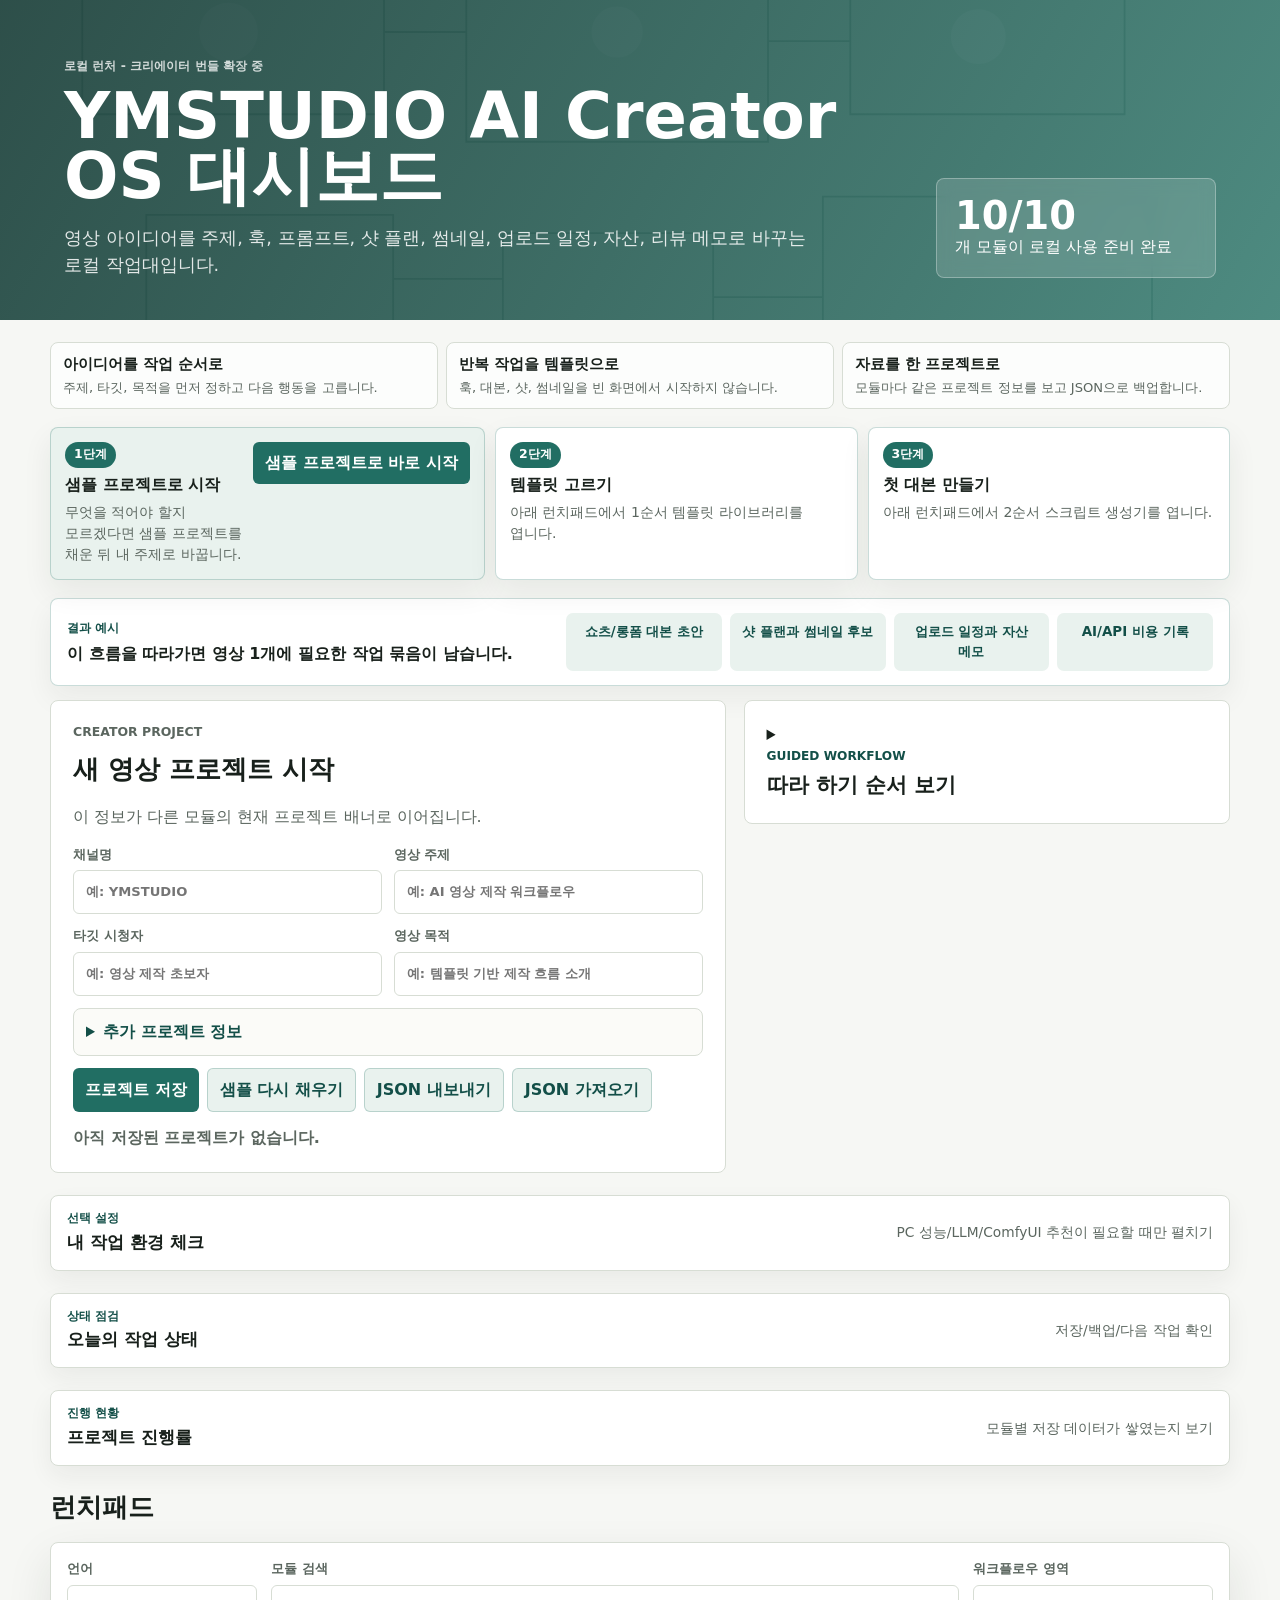
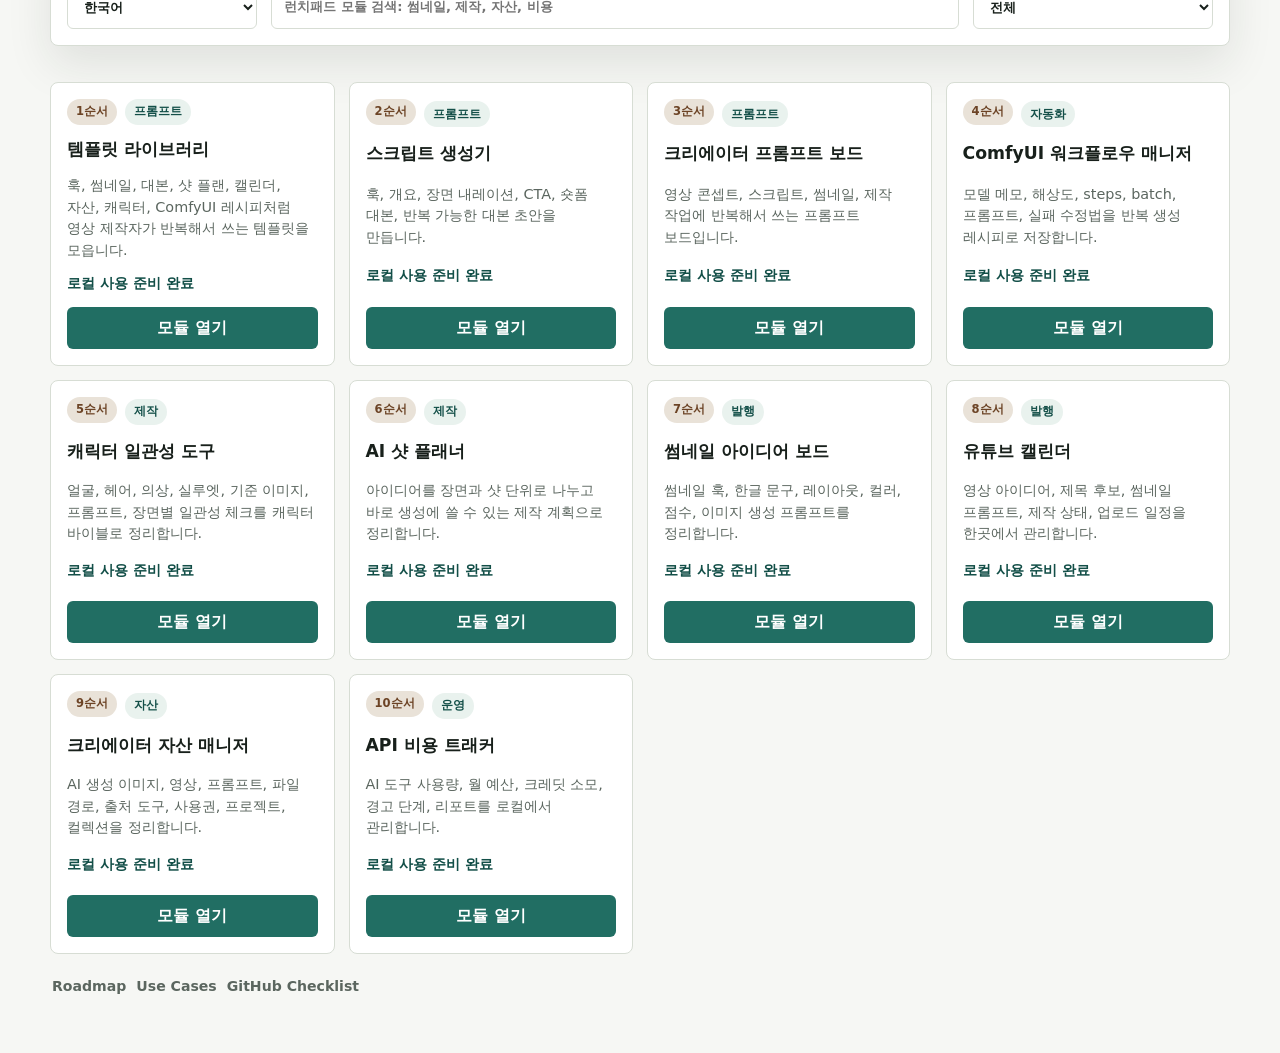
<file: outputs/creator-os-dashboard/index.html>
<!doctype html>
<html lang="ko">
  <head>
    <meta charset="utf-8">
    <meta name="viewport" content="width=device-width, initial-scale=1">
    <link rel="icon" type="image/svg+xml" href="../../favicon.svg">
    <title>YMSTUDIO AI Creator OS Dashboard</title>
    <link rel="stylesheet" href="style.css">
  </head>
  <body>
    <header class="hero">
      <div>
        <p class="eyebrow" data-i18n="heroEyebrow">Local launcher - active creator bundle</p>
        <h1 data-i18n="heroTitle">YMSTUDIO AI Creator OS Dashboard</h1>
        <p class="hero-copy" data-i18n="heroCopy">Turn a video idea into a clear production plan: topic, hook, prompt, shot plan, thumbnail, upload schedule, assets, and review notes.</p>
      </div>
      <aside class="hero-status" aria-label="Completion summary">
        <span data-summary></span>
      </aside>
    </header>

    <main>
      <section class="promise-strip" aria-label="What this dashboard helps with">
        <article>
          <strong data-i18n="promiseOrderTitle">Turn ideas into order</strong>
          <span data-i18n="promiseOrderCopy">Choose the topic, audience, and goal first, then pick the next action.</span>
        </article>
        <article>
          <strong data-i18n="promiseTemplateTitle">Start repeat work from templates</strong>
          <span data-i18n="promiseTemplateCopy">Do not begin hooks, scripts, shots, or thumbnails from a blank screen.</span>
        </article>
        <article>
          <strong data-i18n="promiseProjectTitle">Keep assets in one project</strong>
          <span data-i18n="promiseProjectCopy">Every module reads the same project info and can be backed up as JSON.</span>
        </article>
      </section>

      <section class="quickstart-strip" aria-label="3 minute beginner start">
        <article class="quickstart-card quickstart-main">
          <div>
            <span class="step-badge" data-i18n="quickstartStep1">Step 1</span>
            <strong data-i18n="quickstartSampleTitle">Start with a sample project</strong>
            <p data-i18n="quickstartSampleCopy">If you are not sure what to write, fill the sample project and replace it with your own topic.</p>
          </div>
          <button class="primary-action" type="button" data-sample-project-shortcut data-i18n="quickstartSampleButton">Start from sample project</button>
        </article>
        <a class="quickstart-card" href="#modules-title">
          <div>
            <span class="step-badge" data-i18n="quickstartStep2">Step 2</span>
            <strong data-i18n="quickstartTemplateTitle">Choose a template</strong>
            <p data-i18n="quickstartTemplateCopy">Open the first module, Template Library, from the launchpad below.</p>
          </div>
        </a>
        <a class="quickstart-card" href="#modules-title">
          <div>
            <span class="step-badge" data-i18n="quickstartStep3">Step 3</span>
            <strong data-i18n="quickstartScriptTitle">Make the first script</strong>
            <p data-i18n="quickstartScriptCopy">Open the second module, Script Generator, from the launchpad below.</p>
          </div>
        </a>
      </section>

      <section class="output-preview" aria-label="Expected creator outputs">
        <div>
          <span data-i18n="outputPreviewEyebrow">Output example</span>
          <strong data-i18n="outputPreviewTitle">Following this flow leaves a complete work bundle for one video.</strong>
        </div>
        <ul>
          <li data-i18n="outputPreviewItem1">Short-form or long-form script draft</li>
          <li data-i18n="outputPreviewItem2">Shot plan and thumbnail candidates</li>
          <li data-i18n="outputPreviewItem3">Upload schedule and asset notes</li>
          <li data-i18n="outputPreviewItem4">AI/API cost records</li>
        </ul>
      </section>

      <section class="project-workflow-grid" aria-label="Creator project workflow">
        <article class="panel project-panel">
          <div class="section-heading compact-heading">
            <p class="eyebrow">Creator Project</p>
            <h2 data-i18n="projectTitle">Start a new video project</h2>
            <p class="section-note" data-i18n="projectNote">This information becomes the current project banner in other modules.</p>
          </div>
          <div class="project-form project-form-primary" data-project-form>
            <label><span data-i18n="fieldChannelName">Channel name</span><input data-project-field="channelName" type="text" placeholder="Example: YMSTUDIO" data-i18n-placeholder="placeholderChannelName"></label>
            <label><span data-i18n="fieldVideoTopic">Video topic</span><input data-project-field="videoTopic" type="text" placeholder="Example: AI video production workflow" data-i18n-placeholder="placeholderVideoTopic"></label>
            <label><span data-i18n="fieldTargetAudience">Target audience</span><input data-project-field="targetAudience" type="text" placeholder="Example: beginner video creators" data-i18n-placeholder="placeholderTargetAudience"></label>
            <label><span data-i18n="fieldVideoGoal">Video goal</span><input data-project-field="videoGoal" type="text" placeholder="Example: introduce a template-based production flow" data-i18n-placeholder="placeholderVideoGoal"></label>
          </div>
          <details class="inline-disclosure">
            <summary data-i18n="additionalProjectInfo">Additional project info</summary>
            <div class="project-form">
              <label><span data-i18n="fieldPlatform">Upload platform</span><input data-project-field="platform" type="text" placeholder="Example: YouTube, Shorts, Instagram" data-i18n-placeholder="placeholderPlatform"></label>
              <label><span data-i18n="fieldTone">Tone</span><input data-project-field="tone" type="text" placeholder="Example: clear, practical, calm" data-i18n-placeholder="placeholderTone"></label>
              <label><span data-i18n="fieldAiTools">AI tools</span><input data-project-field="aiTools" type="text" placeholder="Example: Claude, ChatGPT, ComfyUI" data-i18n-placeholder="placeholderAiTools"></label>
              <label><span data-i18n="fieldFolderName">Project folder name</span><input data-project-field="folderName" type="text" placeholder="Example: 20260519-creator-workflow" data-i18n-placeholder="placeholderFolderName"></label>
            </div>
          </details>
          <div class="project-actions">
            <button class="primary-action" type="button" data-save-project data-i18n="saveProject">Save project</button>
            <button class="secondary-action" type="button" data-sample-project data-i18n="refillSample">Refill sample</button>
            <button class="secondary-action" type="button" data-export-project data-i18n="exportJson">Export JSON</button>
            <button class="secondary-action" type="button" data-import-project data-i18n="importJson">Import JSON</button>
            <input data-import-project-file type="file" accept="application/json,.json" hidden>
          </div>
          <p class="project-status" data-project-status>No project saved yet.</p>
        </article>

        <details class="panel workflow-panel">
          <summary>
            <span>
              <small>Guided workflow</small>
              <strong data-i18n="workflowSummaryTitle">View guided steps</strong>
            </span>
          </summary>
          <ol class="workflow-steps" data-workflow-steps></ol>
        </details>
      </section>

      <details class="section hardware-section dashboard-fold" aria-labelledby="hardware-title">
        <summary>
          <span>
            <small data-i18n="hardwareSummaryEyebrow">Optional setup</small>
            <strong data-i18n="hardwareSummaryTitle">Check my work environment</strong>
          </span>
          <em data-i18n="hardwareSummaryCopy">Open only when you need PC, LLM, or ComfyUI recommendations</em>
        </summary>
        <div class="section-heading">
          <p class="eyebrow">Creator Setup</p>
          <h2 id="hardware-title" data-i18n="hardwareTitle">Check my work environment</h2>
          <p class="section-note" data-i18n="hardwareNote">Split recommendations across local LLMs, paid web/API tools, and ComfyUI so you can start even on a low-spec PC.</p>
        </div>
        <div class="hardware-grid">
          <article class="hardware-card">
            <div class="hardware-card-heading">
              <strong data-i18n="browserInfoTitle">Information the browser can check</strong>
              <button class="secondary-action" type="button" data-detect-hardware data-i18n="detectHardware">Check environment</button>
            </div>
            <dl class="hardware-specs" data-hardware-specs>
              <div><dt>CPU</dt><dd data-spec-cpu data-i18n="notChecked">Not checked</dd></div>
              <div><dt>RAM</dt><dd data-spec-memory data-i18n="notChecked">Not checked</dd></div>
              <div><dt>GPU</dt><dd data-spec-gpu data-i18n="notChecked">Not checked</dd></div>
            </dl>
            <p class="hardware-note" data-i18n="browserSecurityNote">Browser security may hide exact VRAM, total RAM, and model names.</p>
          </article>
          <article class="hardware-card">
            <strong data-i18n="setupRecommendationTitle">Recommendation for my performance level</strong>
            <div class="hardware-controls">
              <label>
                <span data-i18n="performanceTierLabel">Work environment</span>
                <select data-performance-tier>
                  <option value="cloud" data-i18n="performanceCloud">Low-spec or laptop: paid web/API first</option>
                  <option value="balanced" data-i18n="performanceBalanced">Mid-spec: small local models plus paid support</option>
                  <option value="local" data-i18n="performanceLocal">High-end GPU: local LLM/ComfyUI first</option>
                  <option value="manual" data-i18n="performanceManual">Not sure: safe default recommendation</option>
                </select>
              </label>
              <button class="primary-action" type="button" data-recommend-setup data-i18n="showRecommendation">Show recommendation</button>
            </div>
            <div class="setup-recommendation" data-setup-recommendation>
              <strong data-i18n="recommendationWaiting">Waiting for recommendation</strong>
              <p data-i18n="recommendationWaitingCopy">Use Check environment or Show recommendation to see model, context, token speed, and ComfyUI startup guidance.</p>
            </div>
          </article>
        </div>
      </details>

      <details class="section ops-section dashboard-fold" aria-labelledby="ops-title">
        <summary>
          <span>
            <small data-i18n="opsSummaryEyebrow">Status check</small>
            <strong data-i18n="opsSummaryTitle">Today's work status</strong>
          </span>
          <em data-i18n="opsSummaryCopy">Check save, backup, and next action</em>
        </summary>
        <div class="section-heading">
          <p class="eyebrow">Creator Dashboard</p>
          <h2 id="ops-title" data-i18n="opsTitle">Today's work status</h2>
          <p class="section-note" data-i18n="opsNote">Read the saved project and local module data to show next work, backup, and status checks.</p>
        </div>
        <div class="ops-grid" data-ops-grid></div>
      </details>

      <details class="section progress-section dashboard-fold" aria-labelledby="progress-title">
        <summary>
          <span>
            <small data-i18n="progressSummaryEyebrow">Progress</small>
            <strong data-i18n="progressSummaryTitle">Project progress</strong>
          </span>
          <em data-i18n="progressSummaryCopy">See whether each module has saved data</em>
        </summary>
        <div class="section-heading">
          <h2 id="progress-title" data-i18n="progressTitle">Project progress</h2>
        </div>
        <div class="progress-grid" data-progress-grid></div>
      </details>

      <section aria-labelledby="modules-title" class="section">
        <div class="section-heading">
          <h2 id="modules-title" data-i18n="launchpadEyebrow">런치패드</h2>
        </div>
        <section class="toolbar" aria-label="Launchpad module filters">
          <label>
            <span data-i18n="languageLabel">언어</span>
            <select data-language>
              <option value="ko" data-i18n="languageKo">한국어</option>
              <option value="en">English</option>
            </select>
          </label>
          <label>
            <span data-i18n="searchLabel">모듈 검색</span>
            <input data-search type="search">
          </label>
          <label>
            <span data-i18n="workflowLabel">워크플로우 영역</span>
            <select data-workflow></select>
          </label>
        </section>
        <p data-empty-state class="empty-state" hidden></p>
        <div class="module-grid" data-module-grid></div>
      </section>

      <section aria-labelledby="planned-title" class="section planned-section" data-planned-section>
        <div class="section-heading">
          <h2 id="planned-title" data-i18n="plannedEyebrow">예정 모듈</h2>
        </div>
        <div class="planned-grid" data-planned-grid></div>
      </section>

      <nav class="doc-links" aria-label="Project documents">
        <a href="https://github.com/ymstudio-lab/ymstudio-ai-creator-os/blob/main/ROADMAP.md">Roadmap</a>
        <a href="https://github.com/ymstudio-lab/ymstudio-ai-creator-os/blob/main/docs/USE_CASES.md">Use Cases</a>
        <a href="https://github.com/ymstudio-lab/ymstudio-ai-creator-os/blob/main/PUBLISHING_CHECKLIST.md">GitHub Checklist</a>
      </nav>
    </main>

    <script src="state.js"></script>
    <script src="app.js"></script>
    <script src="../i18n-lite.js"></script>
  </body>
</html>
</file>
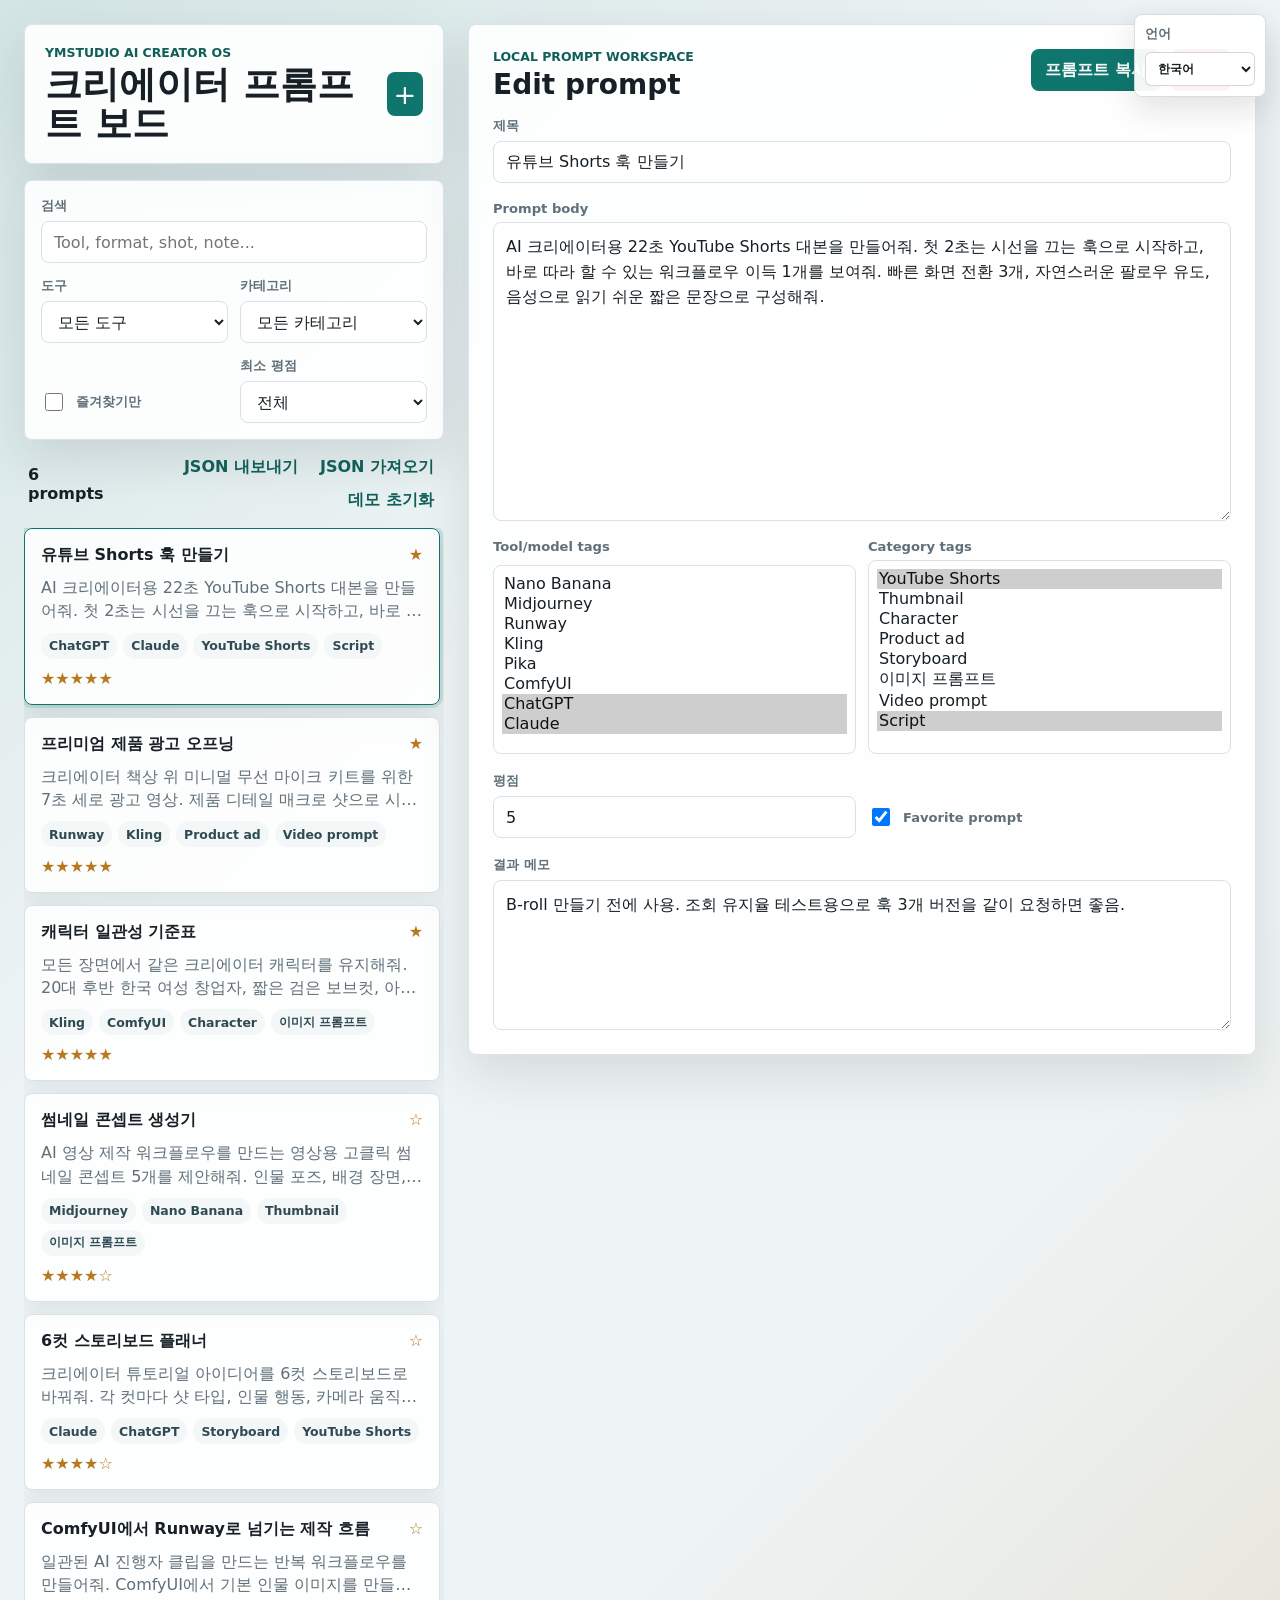
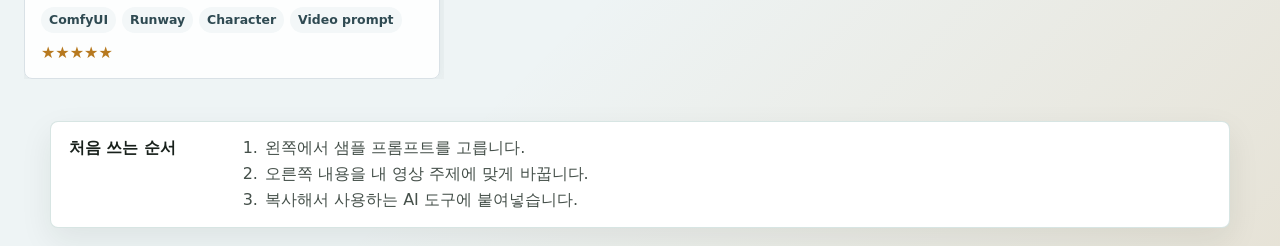
<file: outputs/creator-prompt-board/index.html>
<!doctype html>
<html lang="en">
  <head>
    <meta charset="utf-8" />
    <meta name="viewport" content="width=device-width, initial-scale=1" />
    <link rel="icon" type="image/svg+xml" href="../../favicon.svg" />
    <title>YMSTUDIO Creator Prompt Board</title>
    <link rel="stylesheet" href="style.css" />
  </head>
  <body>
    <main class="app-shell">
      <section class="sidebar" aria-label="Prompt library">
        <header class="brand">
          <div>
            <p>YMSTUDIO AI Creator OS</p>
            <h1>Creator Prompt Board</h1>
          </div>
          <button id="newPrompt" class="icon-button" type="button" title="Add prompt" aria-label="Add prompt">+</button>
        </header>

        <div class="filters" aria-label="Search and filters">
          <label>
            <span>Search</span>
            <input id="search" type="search" placeholder="Tool, format, shot, note..." />
          </label>
          <div class="filter-grid">
            <label>
              <span>Tool</span>
              <select id="toolFilter"></select>
            </label>
            <label>
              <span>Category</span>
              <select id="categoryFilter"></select>
            </label>
          </div>
          <div class="compact-filters">
            <label class="check-row">
              <input id="favoriteFilter" type="checkbox" />
              <span>Favorites only</span>
            </label>
            <label>
              <span>Min rating</span>
              <select id="ratingFilter">
                <option value="0">Any</option>
                <option value="3">3+</option>
                <option value="4">4+</option>
                <option value="5">5</option>
              </select>
            </label>
          </div>
        </div>

        <div class="list-header">
          <strong id="count">0 prompts</strong>
          <div class="library-actions">
            <button id="exportPrompts" class="text-button" type="button">Export JSON</button>
            <button id="importPrompts" class="text-button" type="button">Import JSON</button>
            <button id="resetDemo" class="text-button" type="button">Reset demo</button>
          </div>
        </div>
        <input id="importFile" class="visually-hidden" type="file" accept="application/json,.json" />
        <div id="promptList" class="prompt-list"></div>
        <p id="emptyState" class="empty" hidden>No prompts match these filters.</p>
      </section>

      <section class="editor" aria-label="Prompt editor">
        <form id="promptForm" autocomplete="off">
          <div class="editor-top">
            <div>
              <p>Local prompt workspace</p>
              <h2>Edit prompt</h2>
            </div>
            <div class="actions">
              <button id="copyPrompt" class="primary-button" type="button">Copy prompt</button>
              <button id="deletePrompt" class="danger-button" type="button">Delete</button>
            </div>
          </div>

          <label class="field">
            <span>Title</span>
            <input id="title" type="text" maxlength="90" />
          </label>

          <label class="field">
            <span>Prompt body</span>
            <textarea id="body" rows="11"></textarea>
          </label>

          <div class="editor-grid">
            <label class="field">
              <span>Tool/model tags</span>
              <select id="toolTags" multiple size="8"></select>
            </label>
            <label class="field">
              <span>Category tags</span>
              <select id="categoryTags" multiple size="8"></select>
            </label>
          </div>

          <div class="meta-grid">
            <label class="field">
              <span>Rating</span>
              <input id="rating" type="number" min="0" max="5" step="1" />
            </label>
            <label class="favorite-toggle">
              <input id="favorite" type="checkbox" />
              <span>Favorite prompt</span>
            </label>
          </div>

          <label class="field">
            <span>Result notes</span>
            <textarea id="resultNotes" rows="5" placeholder="What worked, what failed, which reference image or setting helped..."></textarea>
          </label>
        </form>
      </section>
    </main>
    <div id="toast" class="toast" role="status" aria-live="polite"></div>
    <script src="state.js"></script>
    <script src="app.js"></script>
    <script src="../i18n-lite.js"></script>
  </body>
</html>
</file>
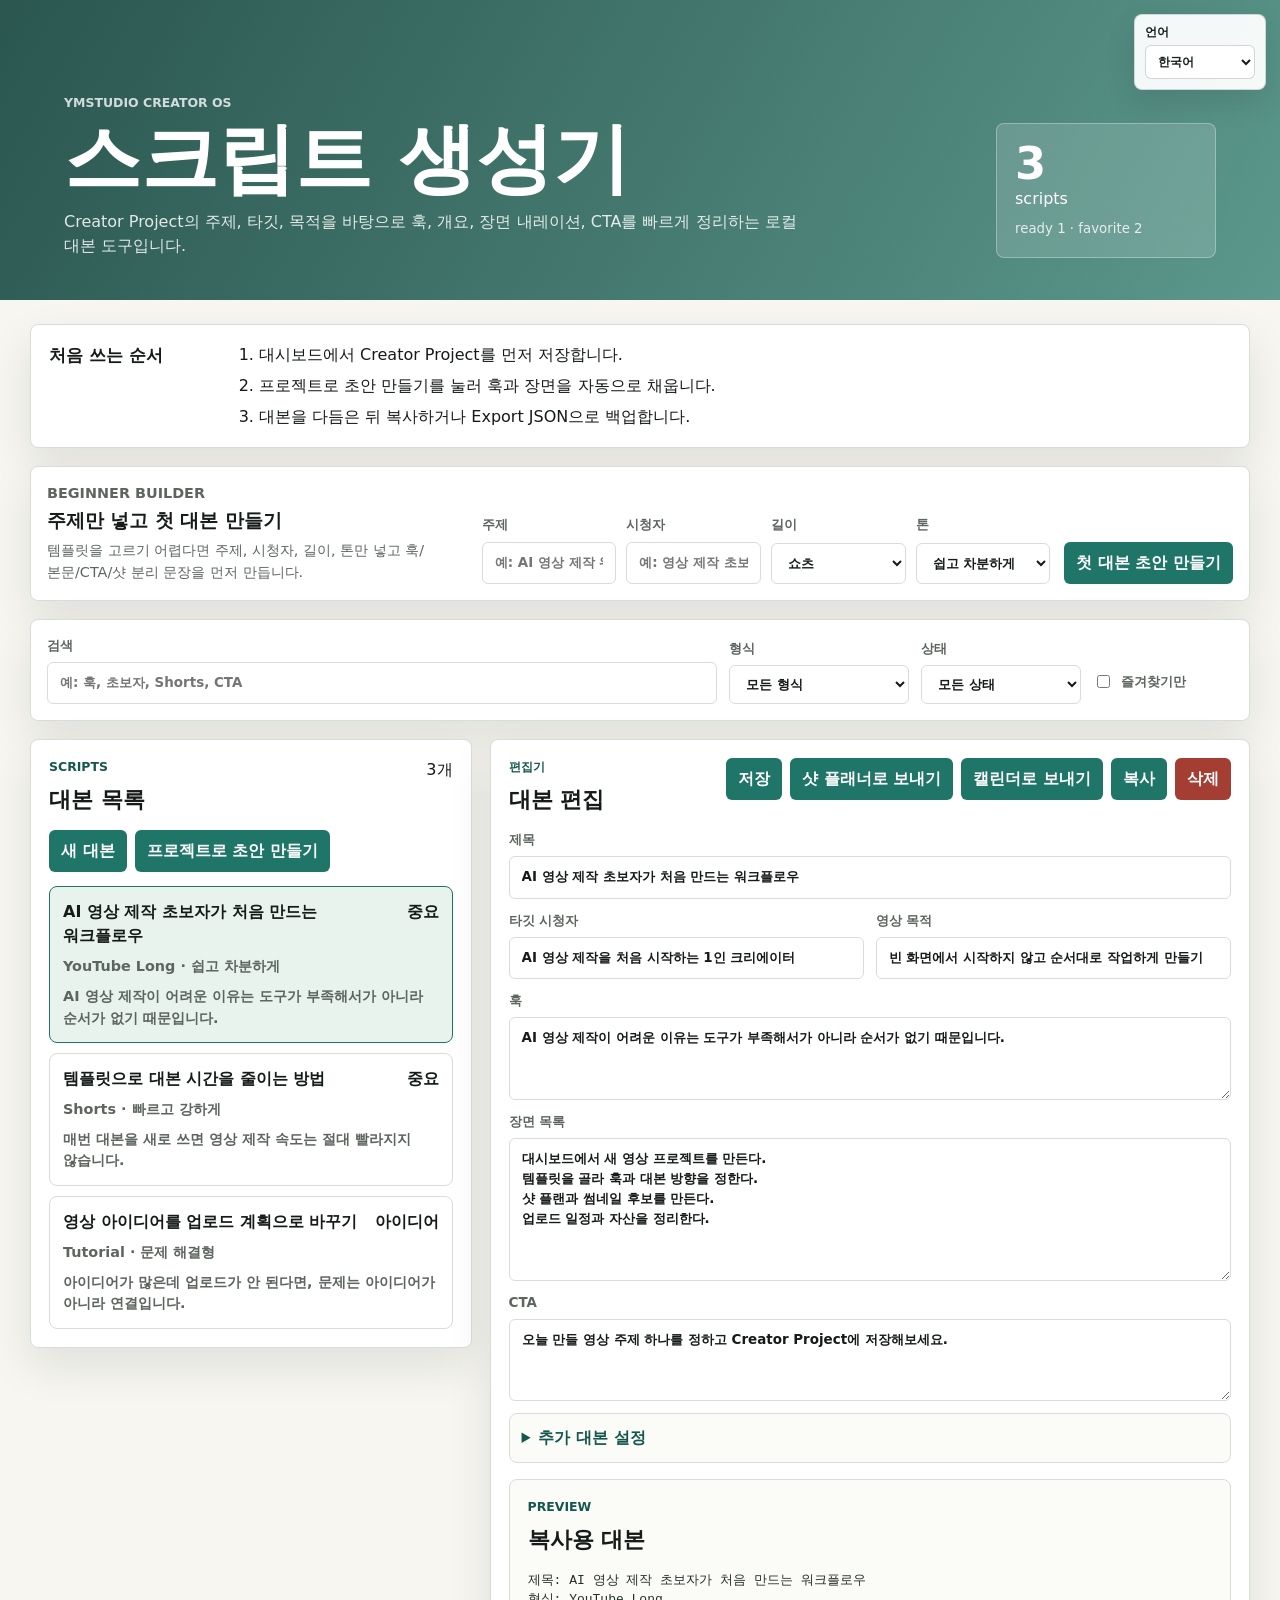
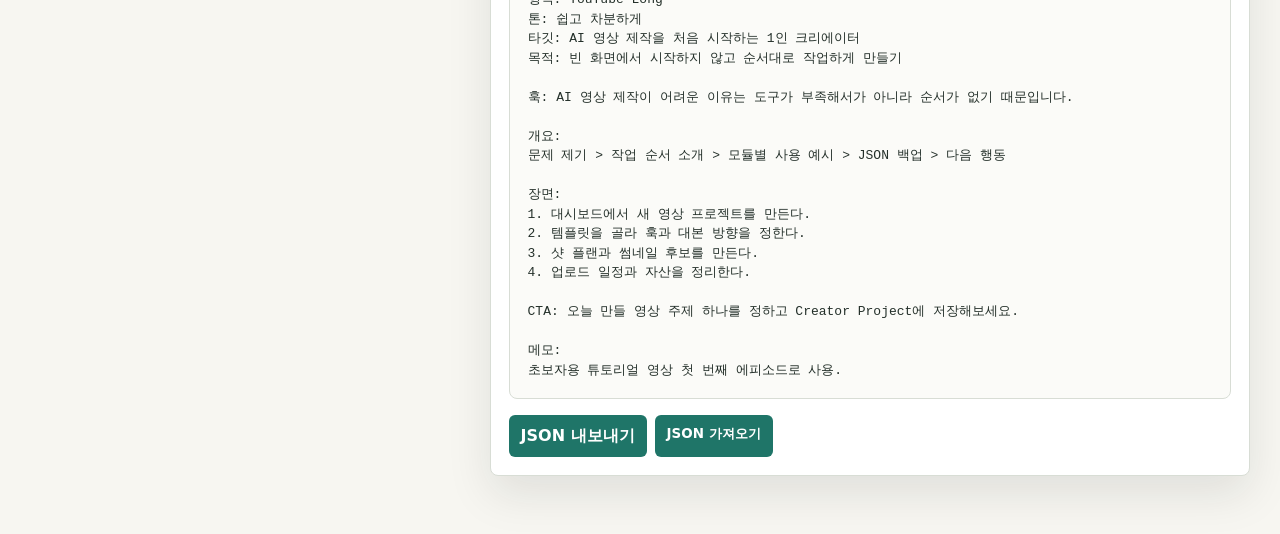
<file: outputs/script-generator/index.html>
<!doctype html>
<html lang="ko">
  <head>
    <meta charset="utf-8">
    <meta name="viewport" content="width=device-width, initial-scale=1">
    <link rel="icon" type="image/svg+xml" href="../../favicon.svg">
    <title>YMSTUDIO Script Generator</title>
    <link rel="stylesheet" href="style.css">
  </head>
  <body>
    <header class="hero">
      <div>
        <p class="eyebrow">YMSTUDIO Creator OS</p>
        <h1>스크립트 생성기</h1>
        <p>Creator Project의 주제, 타깃, 목적을 바탕으로 훅, 개요, 장면 내레이션, CTA를 빠르게 정리하는 로컬 대본 도구입니다.</p>
      </div>
      <div class="summary">
        <strong data-total>0</strong>
        <span>scripts</span>
        <small data-summary>ready 0 · favorite 0</small>
      </div>
    </header>

    <main class="shell">
      <section class="beginner-guide" aria-label="처음 쓰는 순서">
        <strong>처음 쓰는 순서</strong>
        <ol>
          <li>대시보드에서 Creator Project를 먼저 저장합니다.</li>
          <li>프로젝트로 초안 만들기를 눌러 훅과 장면을 자동으로 채웁니다.</li>
          <li>대본을 다듬은 뒤 복사하거나 Export JSON으로 백업합니다.</li>
        </ol>
      </section>

      <section class="brief-builder" aria-label="초보자용 대본 시작">
        <div>
          <p class="eyebrow">Beginner Builder</p>
          <h2>주제만 넣고 첫 대본 만들기</h2>
          <p>템플릿을 고르기 어렵다면 주제, 시청자, 길이, 톤만 넣고 훅/본문/CTA/샷 분리 문장을 먼저 만듭니다.</p>
        </div>
        <div class="brief-grid">
          <label>주제<input id="briefTopic" type="text" placeholder="예: AI 영상 제작 워크플로우"></label>
          <label>시청자<input id="briefAudience" type="text" placeholder="예: 영상 제작 초보자"></label>
          <label>길이<select id="briefLength">
            <option value="Shorts">쇼츠</option>
            <option value="YouTube Long">롱폼</option>
            <option value="Tutorial">튜토리얼</option>
          </select></label>
          <label>톤<select id="briefTone"></select></label>
        </div>
        <button id="buildFromBrief" type="button">첫 대본 초안 만들기</button>
      </section>

      <section class="toolbar" aria-label="스크립트 필터">
        <label>
          검색
          <input id="search" type="search" placeholder="예: 훅, 초보자, Shorts, CTA">
        </label>
        <label>
          형식
          <select id="formatFilter"></select>
        </label>
        <label>
          상태
          <select id="statusFilter"></select>
        </label>
        <label class="check">
          <input id="favoriteOnly" type="checkbox">
          즐겨찾기만
        </label>
      </section>

      <section class="board">
        <aside class="list-panel">
          <div class="panel-head">
            <div>
              <p class="eyebrow">Scripts</p>
              <h2>대본 목록</h2>
            </div>
            <span id="count">0</span>
          </div>
          <div class="actions">
            <button id="newScript" type="button">새 대본</button>
            <button id="fromProject" type="button">프로젝트로 초안 만들기</button>
          </div>
          <div id="scriptList" class="script-list"></div>
          <p id="emptyState" class="empty" hidden>현재 필터와 일치하는 대본이 없습니다.</p>
        </aside>

        <section class="editor-panel">
          <div class="panel-head">
            <div>
              <p class="eyebrow">Editor</p>
              <h2>대본 편집</h2>
            </div>
            <div class="actions">
              <button id="saveScript" type="button">저장</button>
              <button id="sendShotPlanner" type="button">샷 플래너로 보내기</button>
              <button id="sendCalendar" type="button">캘린더로 보내기</button>
              <button id="copyScript" type="button">복사</button>
              <button id="deleteScript" class="danger" type="button">삭제</button>
            </div>
          </div>

          <div class="form-grid one">
            <label>제목<input id="title" type="text"></label>
          </div>

          <div class="form-grid two">
            <label>타깃 시청자<input id="audience" type="text"></label>
            <label>영상 목적<input id="goal" type="text"></label>
          </div>

          <label>훅<textarea id="hook" rows="3"></textarea></label>
          <label>장면 목록<textarea id="scenes" rows="6" placeholder="한 줄에 한 장면씩 입력"></textarea></label>
          <label>CTA<textarea id="cta" rows="3"></textarea></label>

          <details class="advanced-panel">
            <summary>추가 대본 설정</summary>
            <div class="form-grid">
            <label>형식<select id="format"></select></label>
            <label>톤<select id="tone"></select></label>
            <label>상태<select id="status"></select></label>
            <label>메모<textarea id="notes" rows="3"></textarea></label>
            </div>
            <label>개요<textarea id="outline" rows="3"></textarea></label>

            <label class="check favorite">
              <input id="favorite" type="checkbox">
              중요한 대본으로 표시
            </label>
          </details>

          <article class="preview">
            <div class="panel-head">
              <div>
                <p class="eyebrow">Preview</p>
                <h2>복사용 대본</h2>
              </div>
            </div>
            <pre id="preview"></pre>
          </article>

          <div class="export-actions">
            <button id="exportJson" type="button">Export JSON</button>
            <label class="file-button">
              Import JSON
              <input id="importFile" type="file" accept="application/json,.json" hidden>
            </label>
          </div>
        </section>
      </section>
    </main>

    <div id="toast" class="toast" role="status" aria-live="polite"></div>
    <script src="../i18n-lite.js"></script>
    <script src="state.js"></script>
    <script src="app.js"></script>
  </body>
</html>
</file>
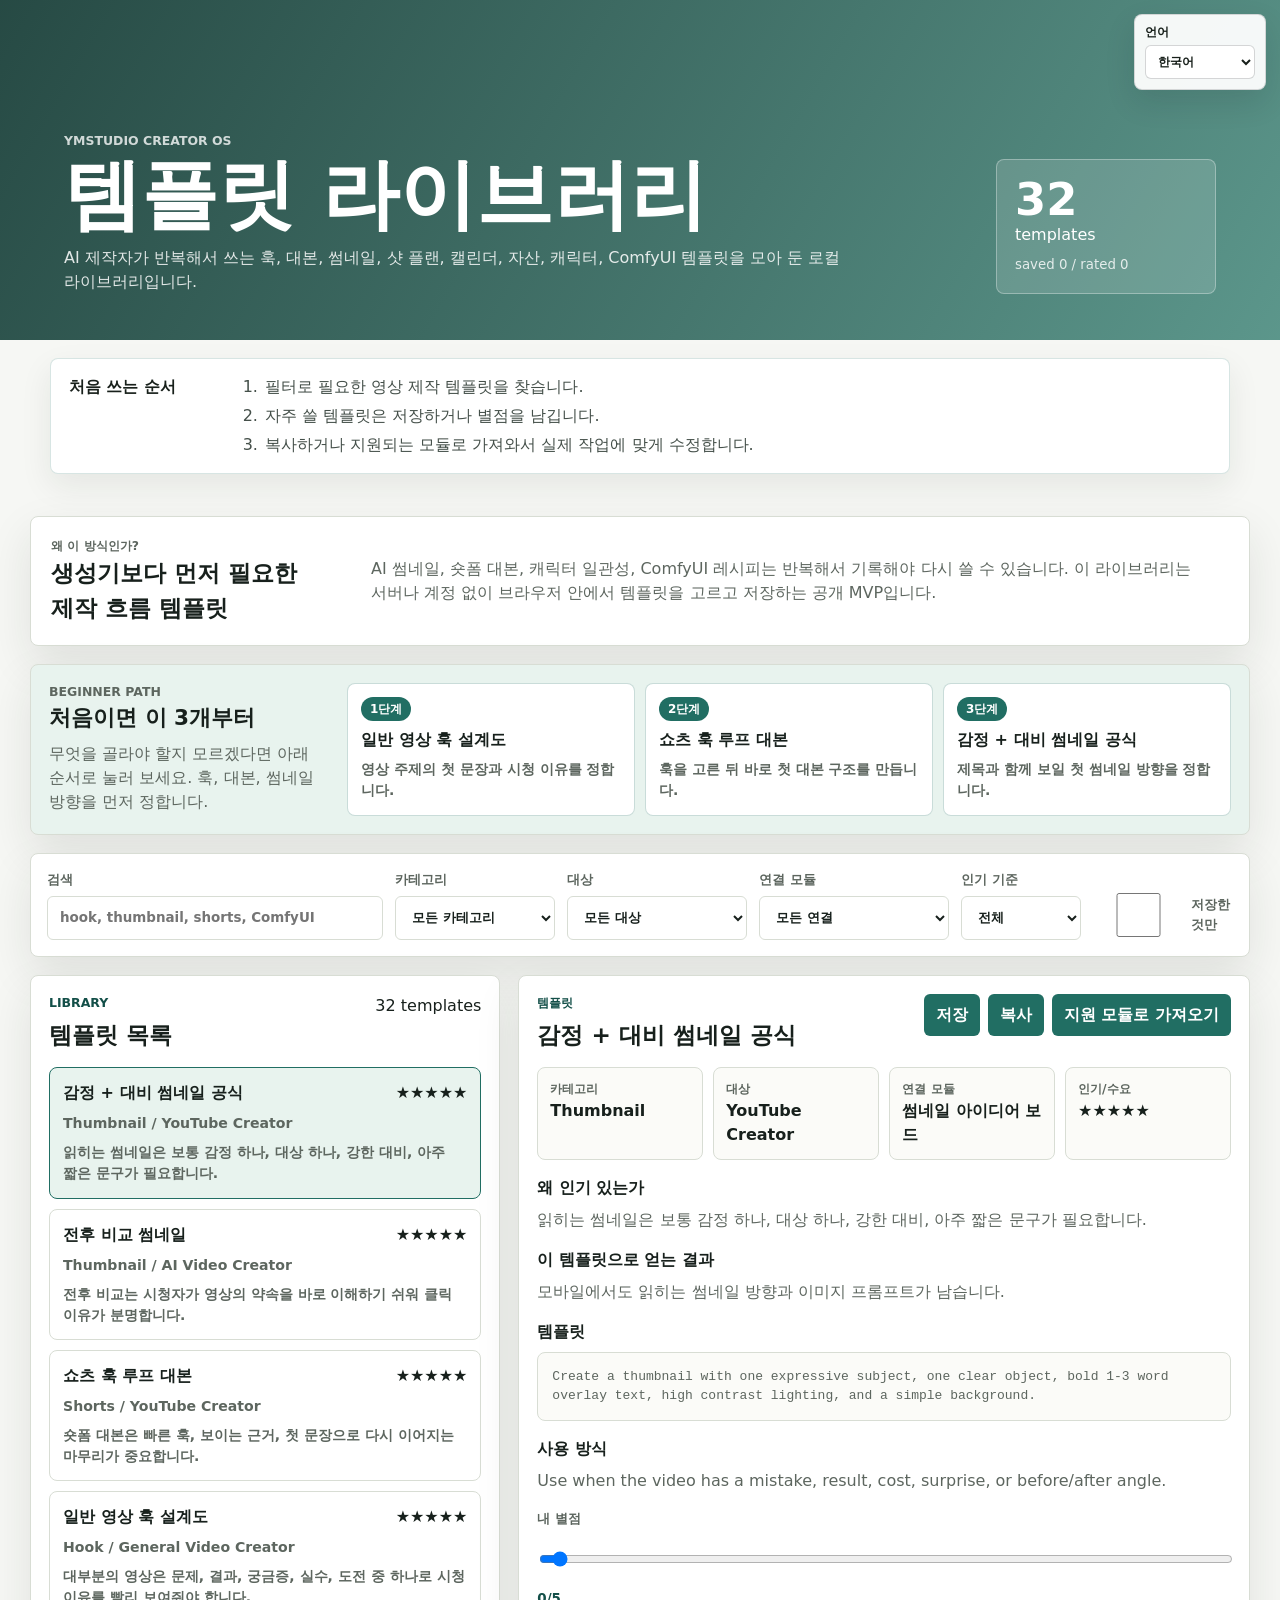
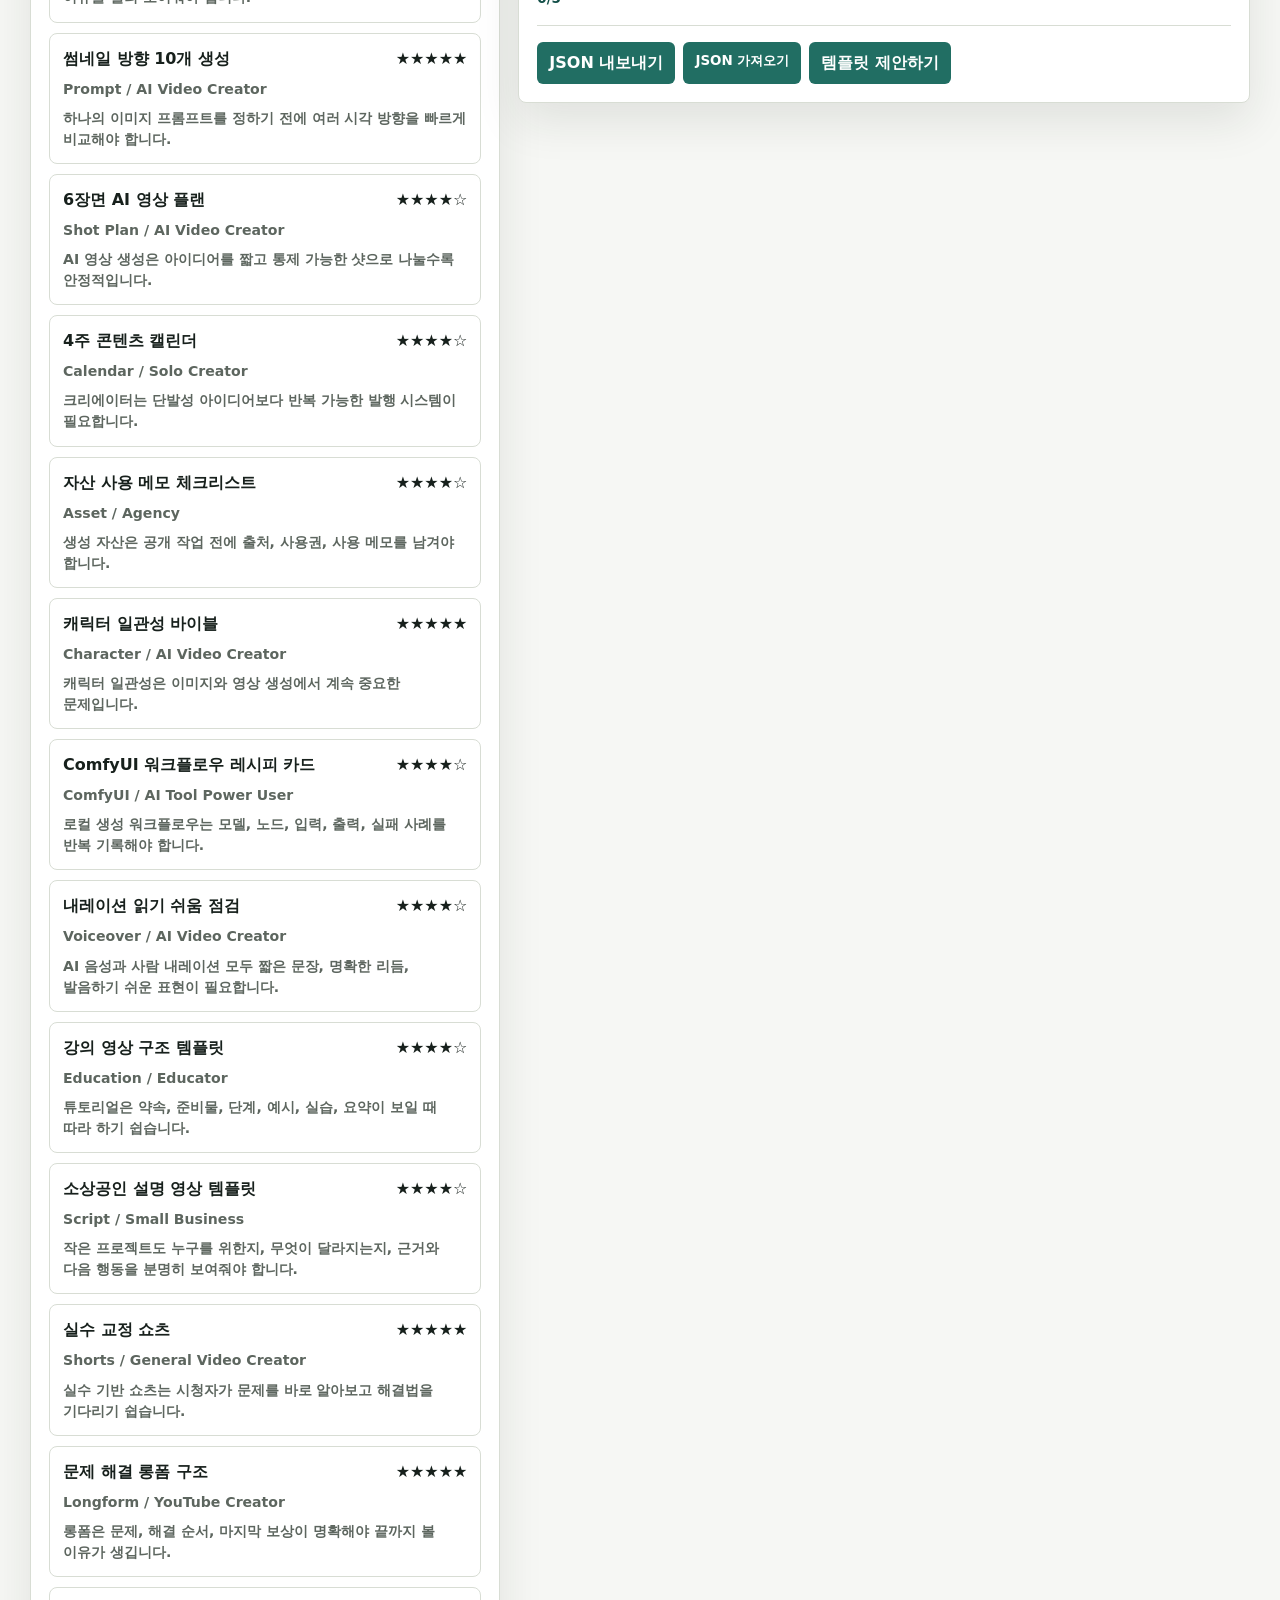
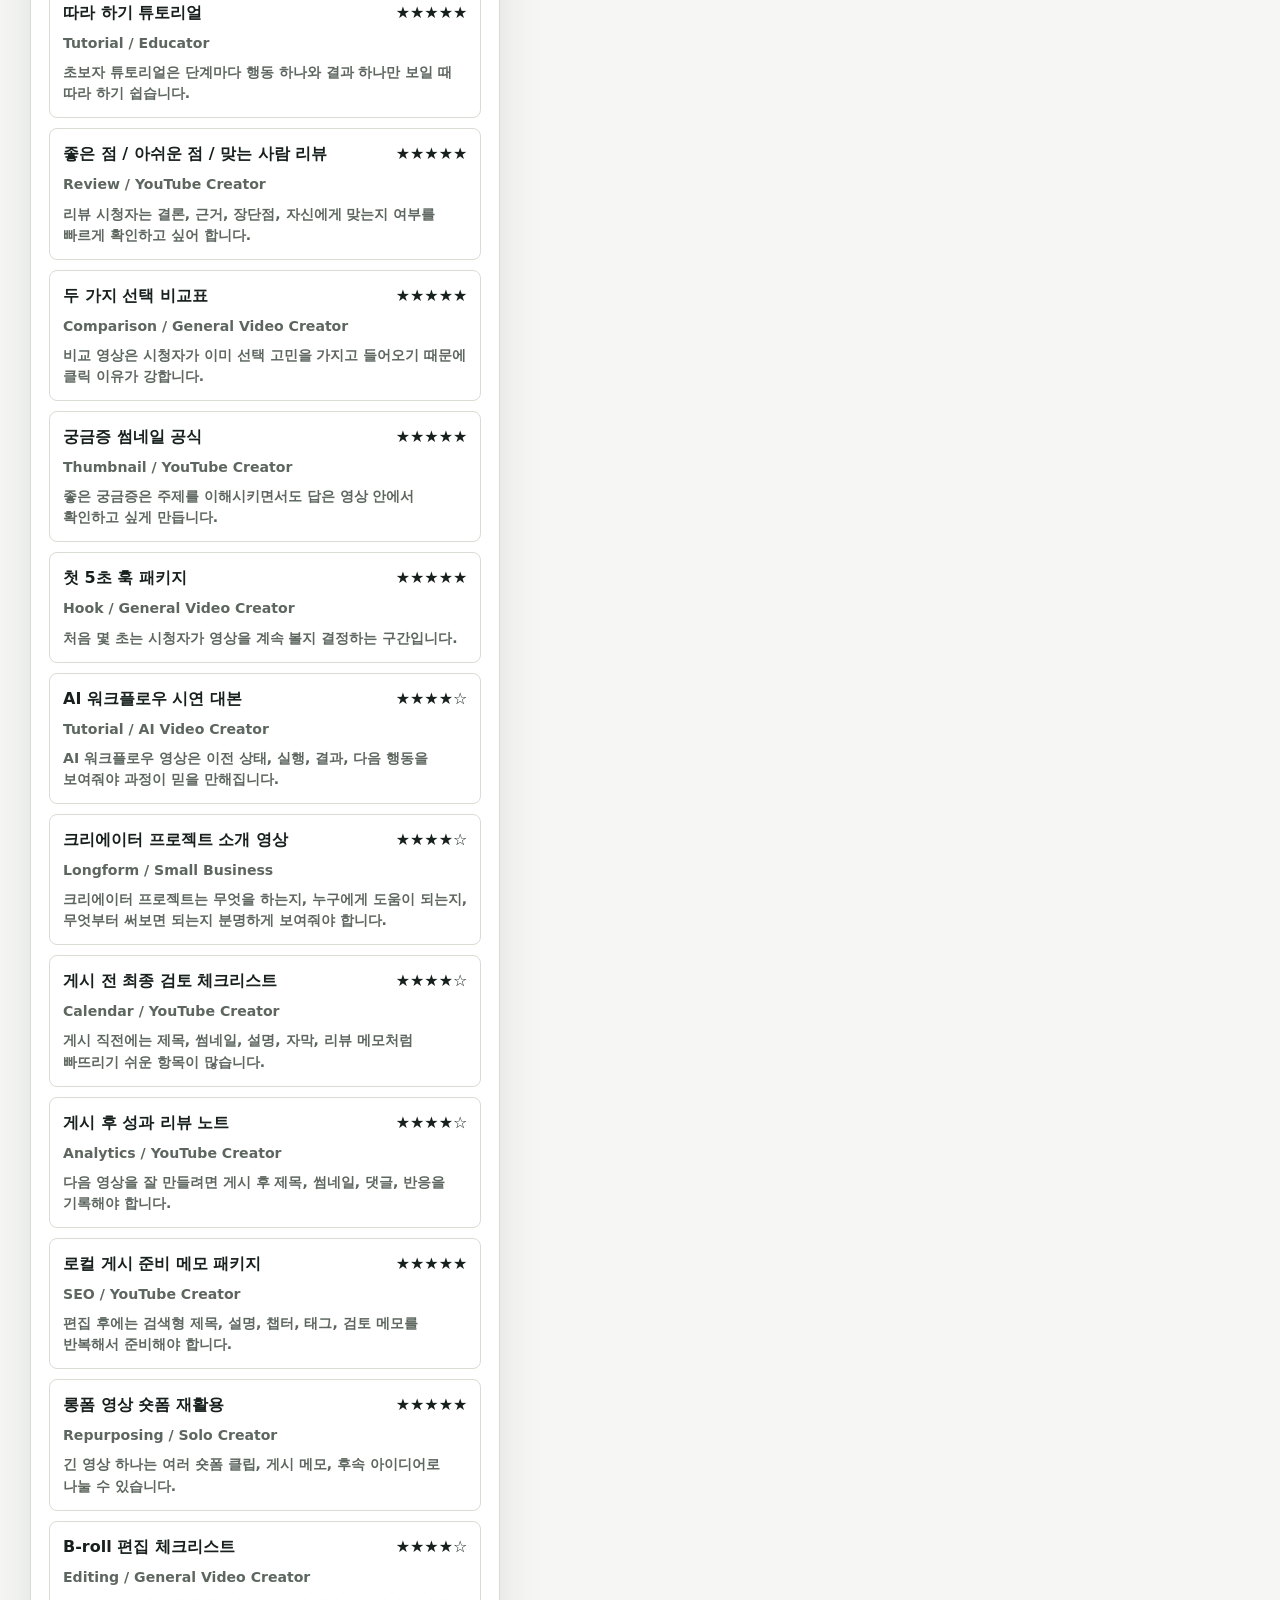
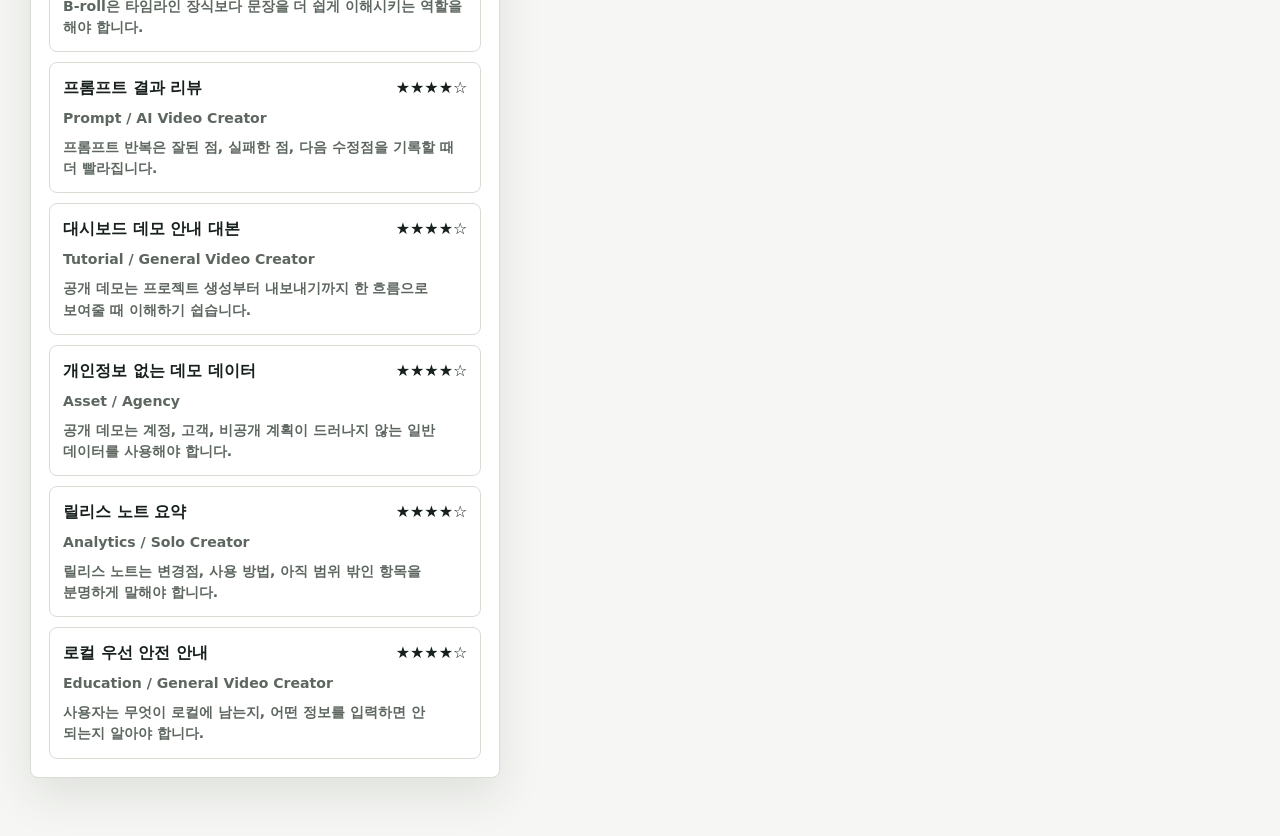
<file: outputs/template-library/index.html>
<!doctype html>
<html lang="ko">
  <head>
    <meta charset="utf-8" />
    <meta name="viewport" content="width=device-width, initial-scale=1" />
    <link rel="icon" type="image/svg+xml" href="../../favicon.svg" />
    <title>YMSTUDIO Template Library</title>
    <link rel="stylesheet" href="style.css" />
  </head>
  <body>
    <header class="hero">
      <div>
        <p class="eyebrow">YMSTUDIO Creator OS</p>
        <h1>Template Library</h1>
        <p>AI 제작자가 반복해서 쓰는 훅, 대본, 썸네일, 샷 플랜, 캘린더, 자산, 캐릭터, ComfyUI 템플릿을 모아 둔 로컬 라이브러리입니다.</p>
      </div>
      <div class="summary">
        <strong data-total>0</strong>
        <span>templates</span>
        <small data-summary>saved 0 / rated 0</small>
      </div>
    </header>

    <main class="shell">
      <section class="insight">
        <div>
          <p class="eyebrow">왜 이 방식인가?</p>
          <h2>생성기보다 먼저 필요한 제작 흐름 템플릿</h2>
        </div>
        <p>AI 썸네일, 숏폼 대본, 캐릭터 일관성, ComfyUI 레시피는 반복해서 기록해야 다시 쓸 수 있습니다. 이 라이브러리는 서버나 계정 없이 브라우저 안에서 템플릿을 고르고 저장하는 공개 MVP입니다.</p>
      </section>

      <section class="beginner-picks" aria-labelledby="beginner-title">
        <div class="beginner-heading">
          <p class="eyebrow">Beginner path</p>
          <h2 id="beginner-title">처음이면 이 3개부터</h2>
          <p>무엇을 골라야 할지 모르겠다면 아래 순서로 눌러 보세요. 훅, 대본, 썸네일 방향을 먼저 정합니다.</p>
        </div>
        <div class="beginner-grid" data-beginner-picks></div>
      </section>

      <section class="toolbar" aria-label="템플릿 필터">
        <label>
          검색
          <input id="search" type="search" placeholder="hook, thumbnail, shorts, ComfyUI" />
        </label>
        <label>
          카테고리
          <select id="categoryFilter"></select>
        </label>
        <label>
          대상
          <select id="audienceFilter"></select>
        </label>
        <label>
          연결 모듈
          <select id="moduleFilter"></select>
        </label>
        <label>
          인기 기준
          <select id="popularityFilter">
            <option value="0">전체</option>
            <option value="4">4+</option>
            <option value="5">5</option>
          </select>
        </label>
        <label class="check">
          <input id="savedOnly" type="checkbox" />
          저장한 것만
        </label>
      </section>

      <section class="layout">
        <aside class="panel">
          <div class="panel-head">
            <div>
              <p class="eyebrow">Library</p>
              <h2>템플릿 목록</h2>
            </div>
            <span id="count">0</span>
          </div>
          <div id="templateList" class="template-list"></div>
          <p id="emptyState" class="empty" hidden>현재 필터와 일치하는 템플릿이 없습니다.</p>
        </aside>

        <section class="panel detail">
          <div class="panel-head">
            <div>
              <p class="eyebrow">Template</p>
              <h2 id="detailTitle">템플릿 선택</h2>
            </div>
            <div class="actions">
              <button id="saveTemplate" type="button">저장</button>
              <button id="copyTemplate" type="button">복사</button>
              <button id="importTemplate" type="button">지원 모듈로 가져오기</button>
            </div>
          </div>

          <div class="meta-grid">
            <div>
              <span>카테고리</span>
              <strong id="detailCategory">-</strong>
            </div>
            <div>
              <span>대상</span>
              <strong id="detailAudience">-</strong>
            </div>
            <div>
              <span>연결 모듈</span>
              <strong id="detailModule">-</strong>
            </div>
            <div>
              <span>인기/수요</span>
              <strong id="detailPopularity">-</strong>
            </div>
          </div>

          <article class="detail-block">
            <h3>왜 인기 있는가</h3>
            <p id="detailReason"></p>
          </article>

          <article class="detail-block result-block">
            <h3>이 템플릿으로 얻는 결과</h3>
            <p id="detailResult"></p>
          </article>

          <article class="detail-block">
            <h3>템플릿</h3>
            <pre id="detailContent"></pre>
          </article>

          <article class="detail-block">
            <h3>사용 방식</h3>
            <p id="detailUsage"></p>
          </article>

          <label class="rating">
            내 별점
            <input id="rating" type="range" min="0" max="5" step="1" />
            <span id="ratingValue">0/5</span>
          </label>

          <div class="export-actions">
            <button id="exportJson" type="button">Export JSON</button>
            <label class="file-button">
              Import JSON
              <input id="importFile" type="file" accept="application/json" hidden />
            </label>
            <a class="issue-link" href="https://github.com/ymstudio-lab/ymstudio-ai-creator-os/issues/new?template=feature_request.yml" target="_blank" rel="noreferrer">템플릿 제안하기</a>
          </div>
        </section>
      </section>
    </main>

    <div id="toast" class="toast" role="status" aria-live="polite"></div>
    <script src="../i18n-lite.js"></script>
    <script src="state.js"></script>
    <script src="app.js"></script>
  </body>
</html>
</file>
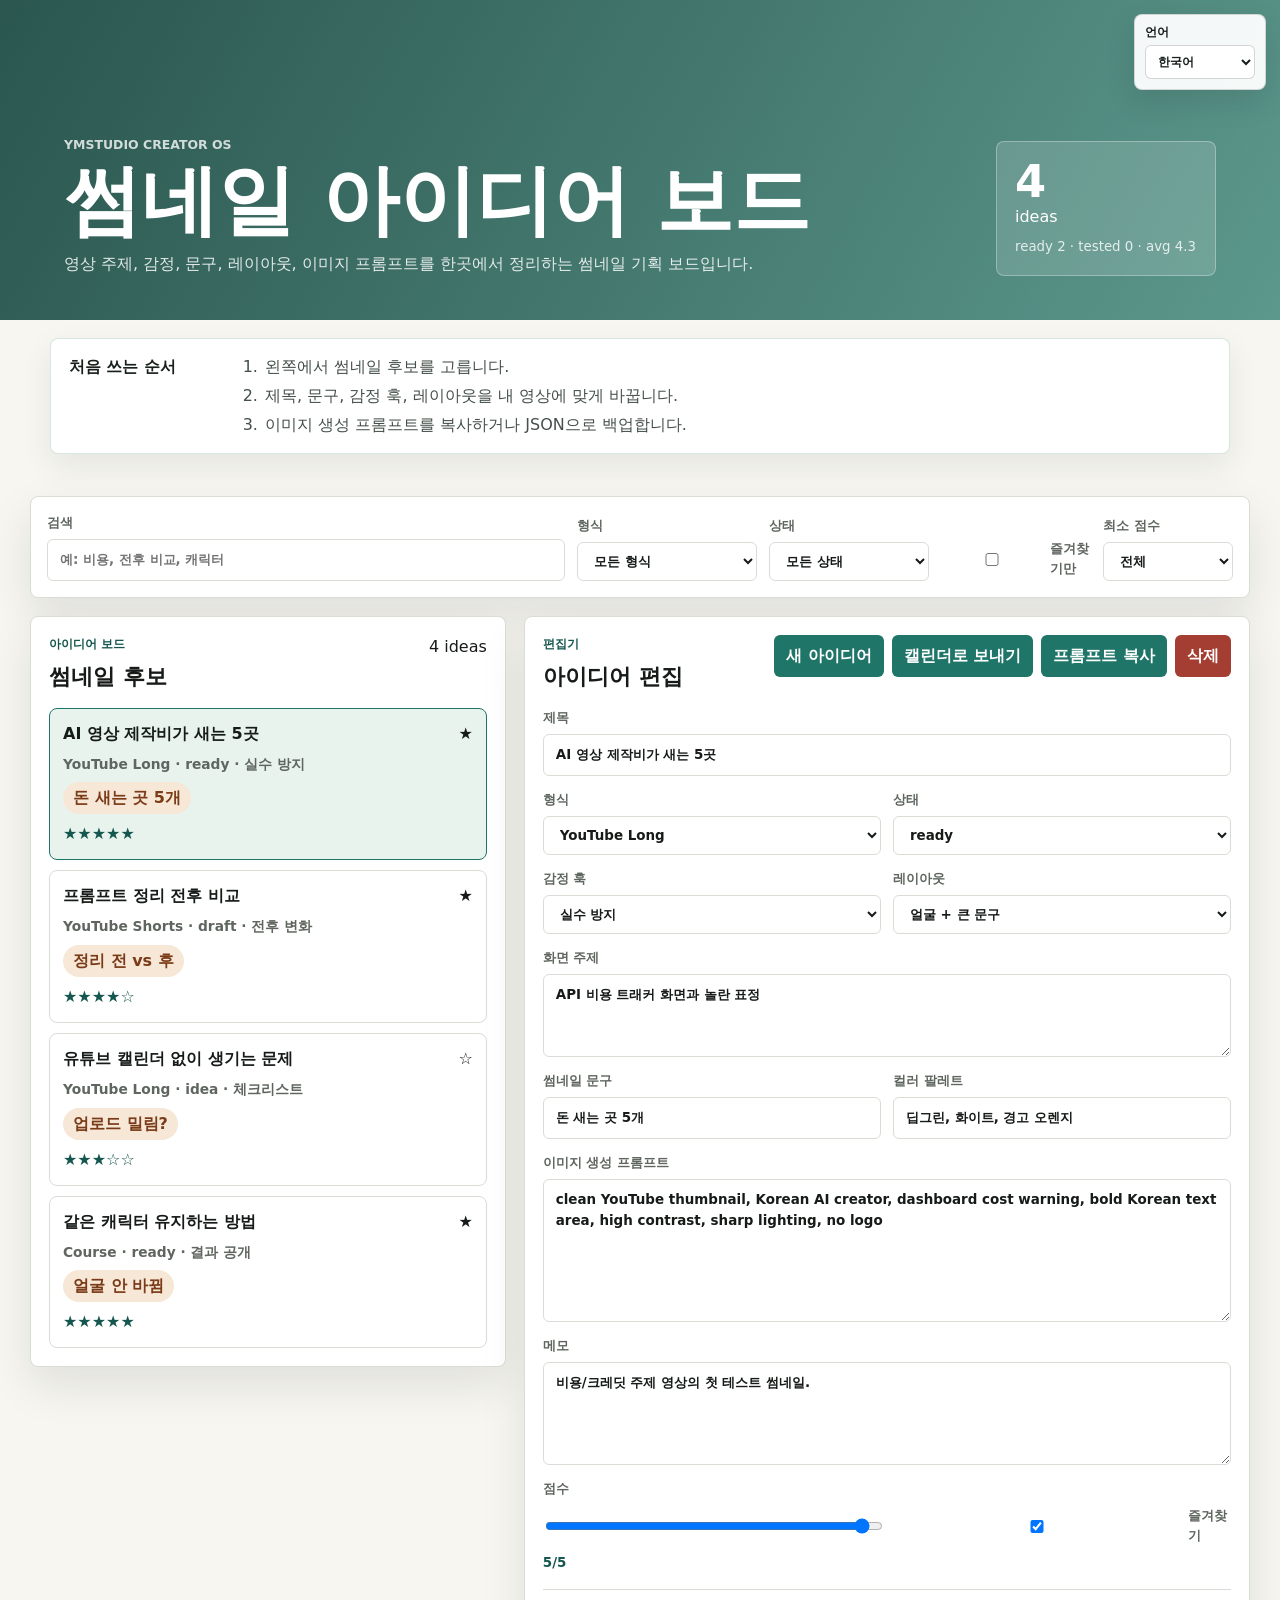
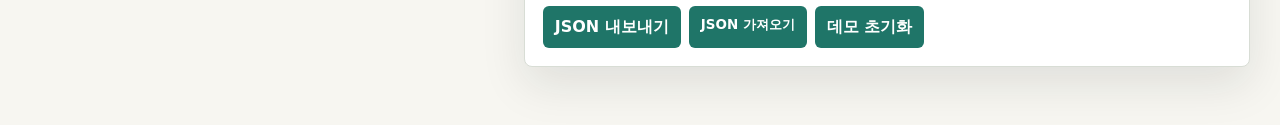
<file: outputs/thumbnail-idea-board/index.html>
<!doctype html>
<html lang="ko">
  <head>
    <meta charset="utf-8" />
    <meta name="viewport" content="width=device-width, initial-scale=1" />
    <link rel="icon" type="image/svg+xml" href="../../favicon.svg" />
    <title>YMSTUDIO Thumbnail Idea Board</title>
    <link rel="stylesheet" href="style.css" />
  </head>
  <body>
    <header class="hero">
      <div>
        <p class="eyebrow">YMSTUDIO Creator OS</p>
        <h1>Thumbnail Idea Board</h1>
        <p>영상 주제, 감정, 문구, 레이아웃, 이미지 프롬프트를 한곳에서 정리하는 썸네일 기획 보드입니다.</p>
      </div>
      <div class="summary" aria-label="요약">
        <strong data-total>0</strong>
        <span>ideas</span>
        <small data-summary>ready 0 · tested 0</small>
      </div>
    </header>

    <main class="shell">
      <section class="toolbar" aria-label="필터">
        <label>
          검색
          <input id="search" type="search" placeholder="예: 비용, 전후 비교, 캐릭터" />
        </label>
        <label>
          형식
          <select id="formatFilter"></select>
        </label>
        <label>
          상태
          <select id="statusFilter"></select>
        </label>
        <label class="check">
          <input id="favoriteFilter" type="checkbox" />
          즐겨찾기만
        </label>
        <label>
          최소 점수
          <select id="scoreFilter">
            <option value="0">전체</option>
            <option value="3">3+</option>
            <option value="4">4+</option>
            <option value="5">5</option>
          </select>
        </label>
      </section>

      <section class="board">
        <aside class="list-panel">
          <div class="panel-head">
            <div>
              <p class="eyebrow">Idea Board</p>
              <h2>썸네일 후보</h2>
            </div>
            <span id="count">0 ideas</span>
          </div>
          <div id="ideaList" class="idea-list"></div>
          <p id="emptyState" class="empty" hidden>현재 필터와 일치하는 아이디어가 없습니다.</p>
        </aside>

        <section class="editor-panel">
          <div class="panel-head">
            <div>
              <p class="eyebrow">Editor</p>
              <h2>아이디어 편집</h2>
            </div>
            <div class="actions">
              <button id="newIdea" type="button">새 아이디어</button>
              <button id="sendCalendar" type="button">캘린더로 보내기</button>
              <button id="copyPrompt" type="button">프롬프트 복사</button>
              <button id="deleteIdea" class="danger" type="button">삭제</button>
            </div>
          </div>

          <form id="ideaForm" class="form">
            <label>
              제목
              <input id="title" required />
            </label>
            <div class="grid-2">
              <label>
                형식
                <select id="format"></select>
              </label>
              <label>
                상태
                <select id="status"></select>
              </label>
            </div>
            <div class="grid-2">
              <label>
                감정 훅
                <select id="emotion"></select>
              </label>
              <label>
                레이아웃
                <select id="layout"></select>
              </label>
            </div>
            <label>
              화면 주제
              <textarea id="subject" rows="3" placeholder="예: 비용 경고 대시보드와 놀란 크리에이터"></textarea>
            </label>
            <div class="grid-2">
              <label>
                썸네일 문구
                <input id="overlayText" placeholder="예: 돈 새는 곳 5개" />
              </label>
              <label>
                컬러 팔레트
                <input id="palette" placeholder="예: 딥그린, 화이트, 오렌지" />
              </label>
            </div>
            <label>
              이미지 생성 프롬프트
              <textarea id="prompt" rows="6"></textarea>
            </label>
            <label>
              메모
              <textarea id="notes" rows="4"></textarea>
            </label>
            <div class="grid-2">
              <label>
                점수
                <input id="score" type="range" min="0" max="5" step="1" />
                <span id="scoreValue">0/5</span>
              </label>
              <label class="check">
                <input id="favorite" type="checkbox" />
                즐겨찾기
              </label>
            </div>
          </form>

          <div class="export-actions">
            <button id="exportJson" type="button">Export JSON</button>
            <label class="file-button">
              Import JSON
              <input id="importFile" type="file" accept="application/json" hidden />
            </label>
            <button id="resetDemo" type="button">Reset demo</button>
          </div>
        </section>
      </section>
    </main>

    <div id="toast" class="toast" role="status" aria-live="polite"></div>
    <script src="../i18n-lite.js"></script>
    <script src="state.js"></script>
    <script src="app.js"></script>
  </body>
</html>
</file>
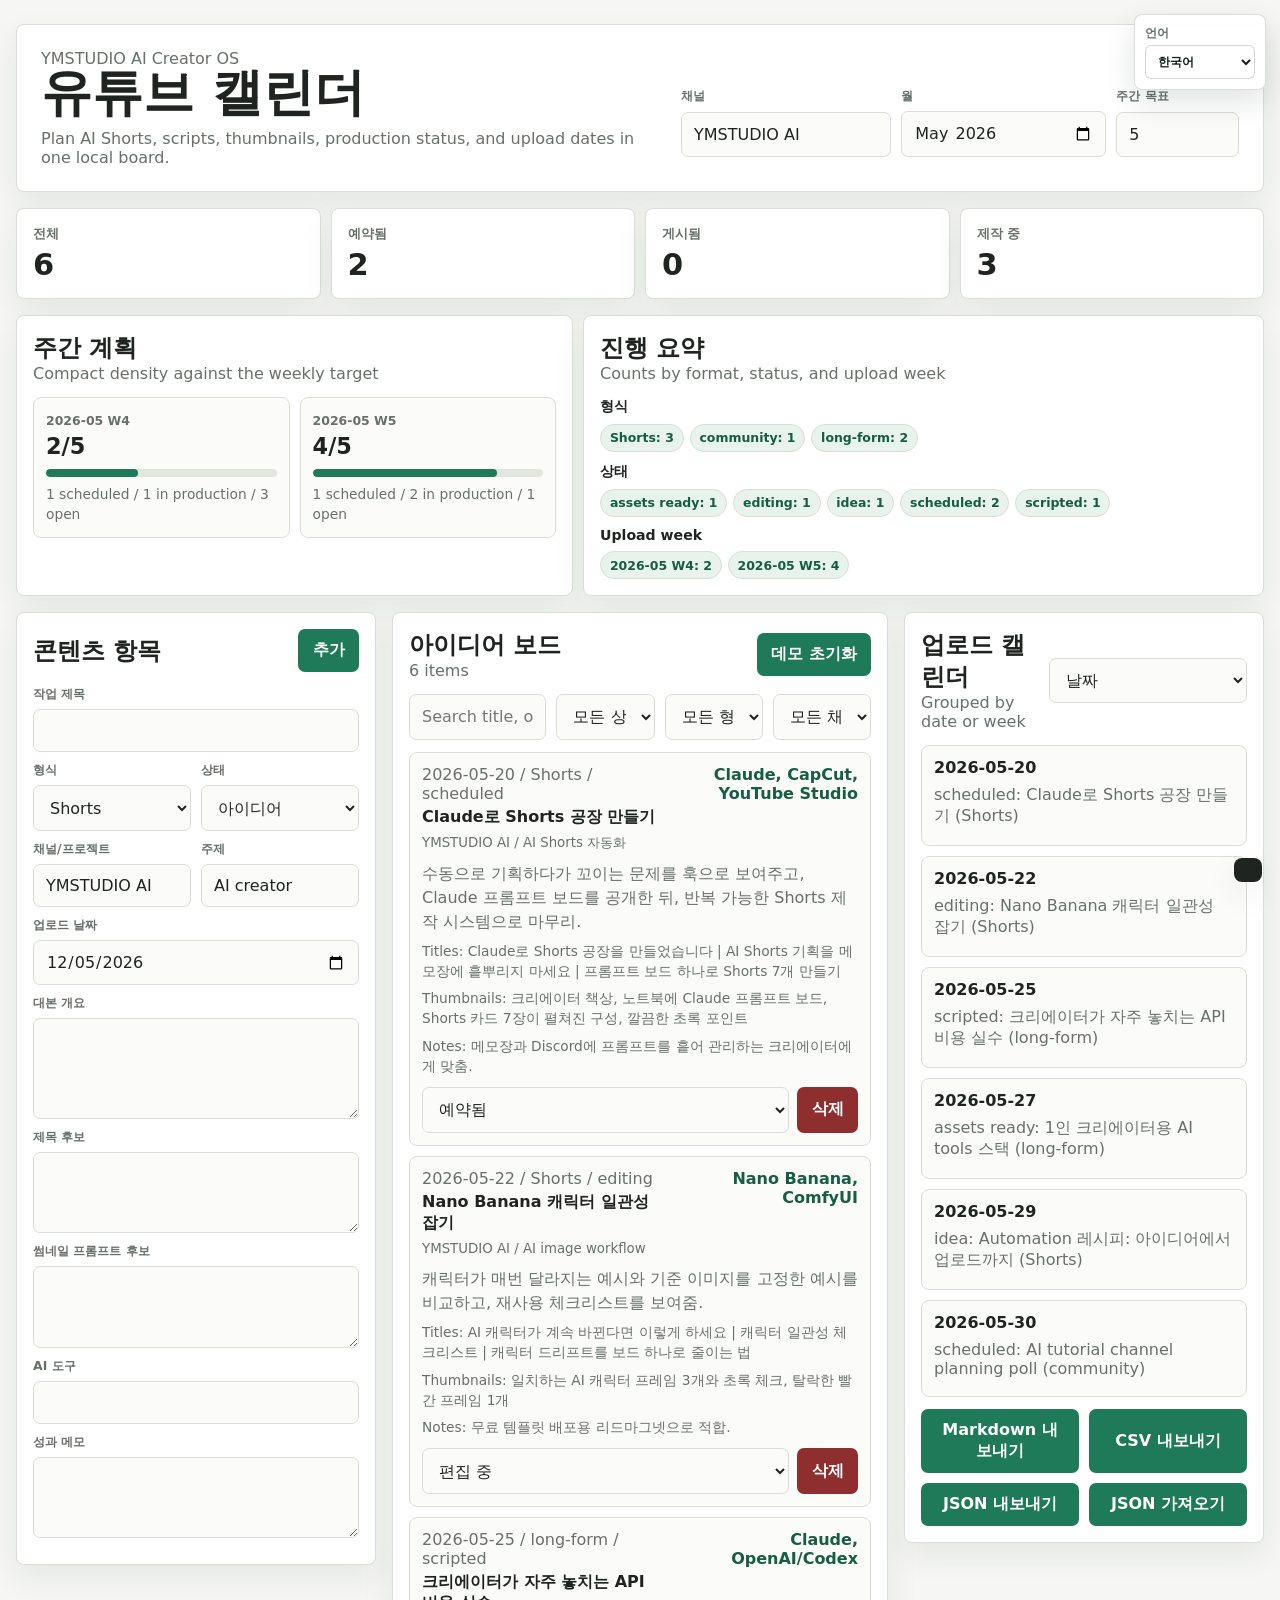
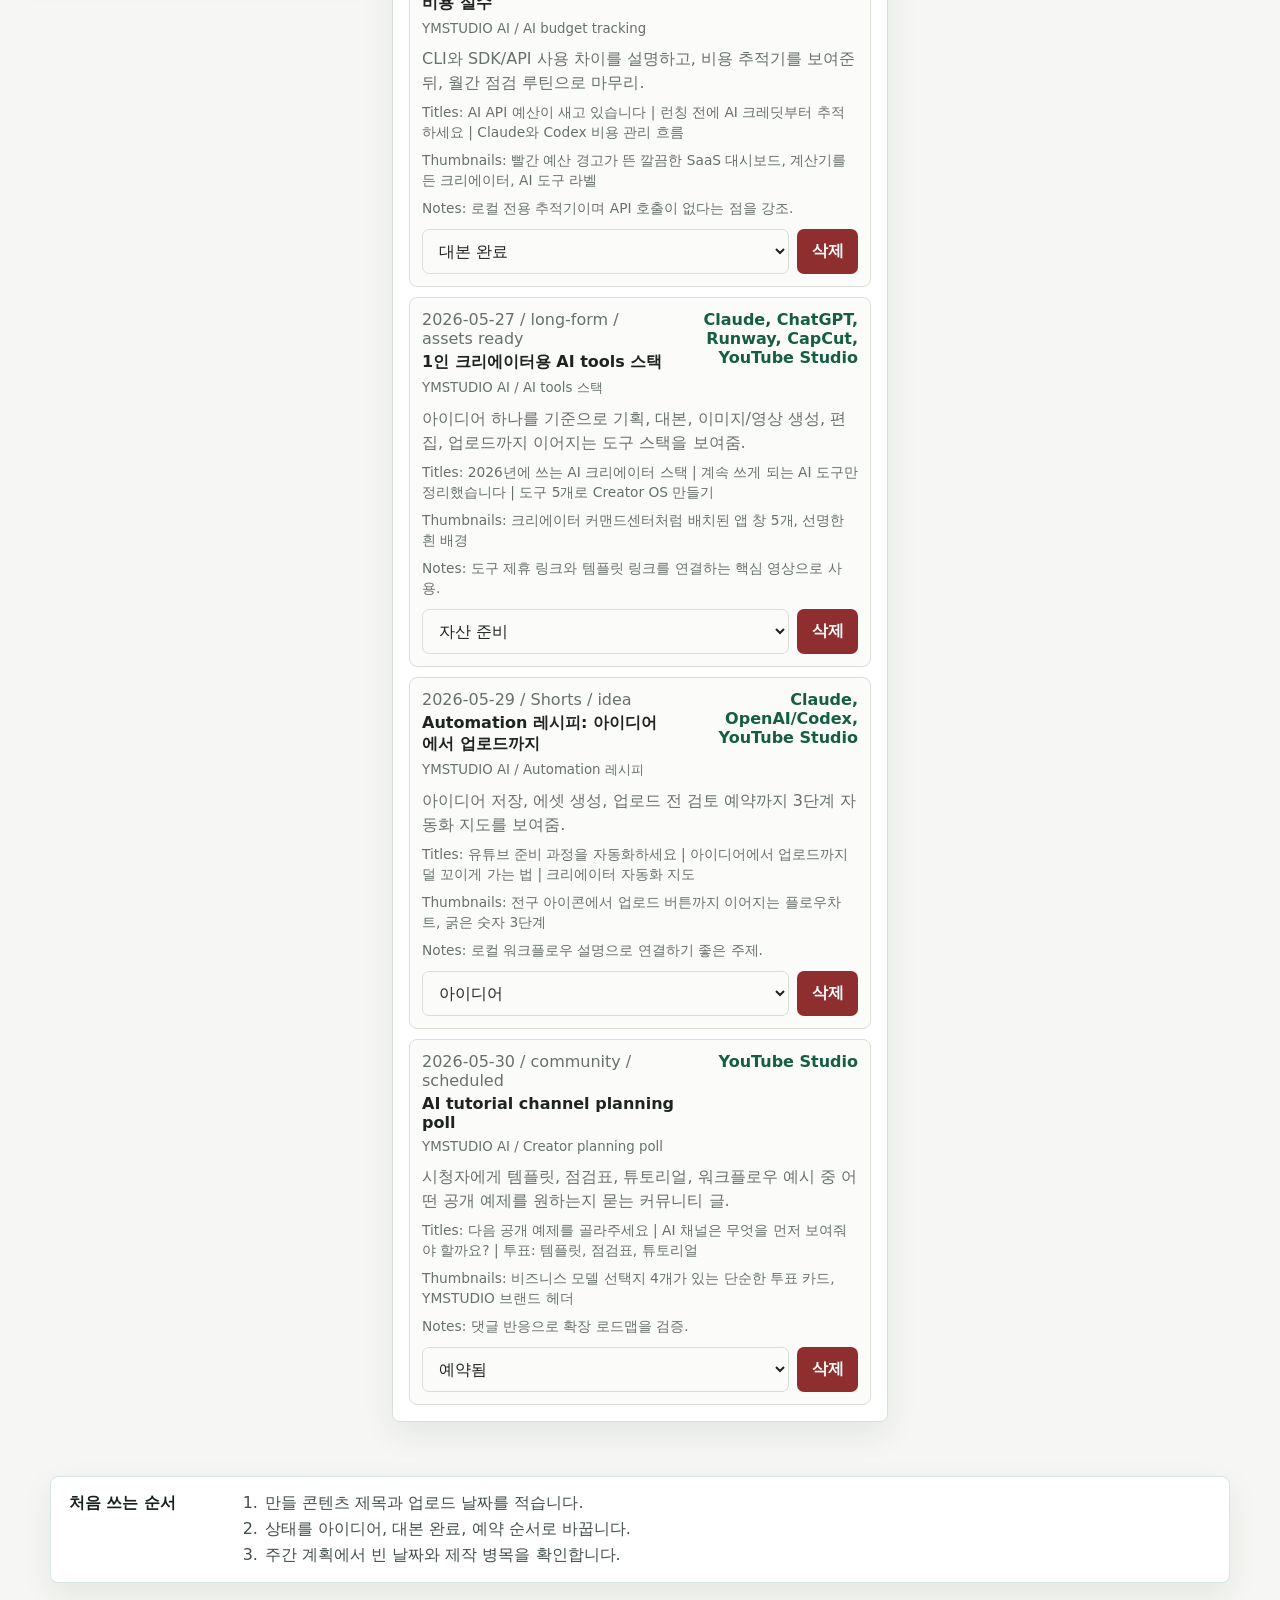
<file: outputs/youtube-calendar/index.html>
<!doctype html>
<html lang="en">
  <head>
    <meta charset="UTF-8" />
    <meta name="viewport" content="width=device-width, initial-scale=1.0" />
    <link rel="icon" type="image/svg+xml" href="../../favicon.svg" />
    <title>YMSTUDIO YouTube Calendar</title>
    <link rel="stylesheet" href="style.css" />
  </head>
  <body>
    <main class="app-shell">
      <section class="top-band">
        <div>
          <p class="eyebrow">YMSTUDIO AI Creator OS</p>
          <h1>YouTube Calendar</h1>
          <p class="subcopy">Plan AI Shorts, scripts, thumbnails, production status, and upload dates in one local board.</p>
        </div>
        <div class="settings-grid">
          <label><span>Channel</span><input id="channelInput" type="text" /></label>
          <label><span>Month</span><input id="monthInput" type="month" /></label>
          <label><span>Weekly target</span><input id="weeklyTargetInput" type="number" min="1" step="1" /></label>
        </div>
      </section>

      <section class="metric-row">
        <article><span>Total</span><strong id="totalMetric">0</strong></article>
        <article><span>Scheduled</span><strong id="scheduledMetric">0</strong></article>
        <article><span>Published</span><strong id="publishedMetric">0</strong></article>
        <article><span>In production</span><strong id="productionMetric">0</strong></article>
      </section>

      <section class="summary-row">
        <article class="panel compact-panel">
          <div class="panel-header">
            <div>
              <h2>Weekly Plan</h2>
              <p>Compact density against the weekly target</p>
            </div>
          </div>
          <div id="weeklySummary" class="summary-grid"></div>
        </article>
        <article class="panel compact-panel">
          <div class="panel-header">
            <div>
              <h2>Pipeline Summary</h2>
              <p>Counts by format, status, and upload week</p>
            </div>
          </div>
          <div id="pipelineSummary" class="pipeline-summary"></div>
        </article>
      </section>

      <section class="workspace">
        <form id="contentForm" class="panel form-panel">
          <div class="panel-header">
            <h2>Content Item</h2>
            <button type="submit">Add</button>
          </div>
          <label><span>Working title</span><input id="titleInput" required /></label>
          <div class="split-row">
            <label><span>Format</span><select id="formatInput"></select></label>
            <label><span>Status</span><select id="statusInput"></select></label>
          </div>
          <div class="split-row">
            <label><span>Channel/project</span><input id="itemChannelInput" /></label>
            <label><span>Niche</span><input id="nicheInput" /></label>
          </div>
          <label><span>Upload date</span><input id="uploadDateInput" type="date" required /></label>
          <label><span>Script outline</span><textarea id="scriptInput" rows="4"></textarea></label>
          <label><span>Title variants</span><textarea id="titleVariantsInput" rows="3"></textarea></label>
          <label><span>Thumbnail prompt variants</span><textarea id="thumbnailPromptsInput" rows="3"></textarea></label>
          <label><span>AI tools</span><input id="toolsInput" list="toolOptions" /></label>
          <datalist id="toolOptions"></datalist>
          <label><span>Performance notes</span><textarea id="performanceInput" rows="3"></textarea></label>
        </form>

        <section class="panel list-panel">
          <div class="panel-header">
            <div>
              <h2>Idea Board</h2>
              <p id="itemCount">0 items</p>
            </div>
            <button id="resetDemo" type="button">Reset demo</button>
          </div>
          <div class="filters">
            <input id="searchInput" placeholder="Search title, outline, tools..." />
            <select id="statusFilter"></select>
            <select id="formatFilter"></select>
            <select id="channelFilter"></select>
          </div>
          <div id="emptyState" class="empty" hidden>No content items match this view.</div>
          <div id="contentList" class="content-list"></div>
        </section>

        <section class="panel calendar-panel">
          <div class="panel-header">
            <div>
              <h2>Upload Calendar</h2>
              <p>Grouped by date or week</p>
            </div>
            <select id="calendarMode">
              <option value="date">Date</option>
              <option value="week">Week</option>
            </select>
          </div>
          <div id="calendarView" class="calendar-view"></div>
          <div class="export-actions">
            <button id="exportMarkdown" type="button">Export Markdown</button>
            <button id="exportCsv" type="button">Export CSV</button>
            <button id="exportJson" type="button">Export JSON</button>
            <button id="importJson" type="button">Import JSON</button>
            <input id="importFile" type="file" accept="application/json,.json" hidden />
          </div>
        </section>
      </section>
      <div id="toast" class="toast" hidden></div>
    </main>
    <script src="state.js"></script>
    <script src="app.js"></script>
    <script src="../i18n-lite.js"></script>
  </body>
</html>
</file>
<file: outputs/ai-shot-planner/style.css>
:root {
  color-scheme: light;
  --ink: #202124;
  --muted: #667085;
  --line: #d8dee8;
  --panel: #ffffff;
  --page: #f3f5f8;
  --accent: #0f766e;
  --accent-dark: #115e59;
  --warn: #b42318;
  --gold: #b7791f;
  --blue: #2563eb;
  --shadow: 0 18px 44px rgba(24, 36, 56, 0.12);
}

* {
  box-sizing: border-box;
}

body {
  margin: 0;
  min-width: 1180px;
  background: var(--page);
  color: var(--ink);
  font-family: Inter, ui-sans-serif, system-ui, -apple-system, BlinkMacSystemFont, "Segoe UI", sans-serif;
}

button,
input,
select,
textarea {
  font: inherit;
}

button {
  border: 0;
  cursor: pointer;
}

.app-shell {
  min-height: 100vh;
  display: flex;
  flex-direction: column;
}

.top-band {
  display: grid;
  grid-template-columns: 290px 1fr;
  gap: 24px;
  padding: 24px 28px 18px;
  background: #16201f;
  color: #f8fafc;
}

.brand-block p,
.panel-header p,
.continuity-strip p {
  margin: 0 0 4px;
  color: var(--muted);
  font-size: 12px;
  font-weight: 700;
  letter-spacing: 0;
  text-transform: uppercase;
}

.top-band .brand-block p {
  color: #9fd5ce;
}

h1,
h2 {
  margin: 0;
  letter-spacing: 0;
}

h1 {
  font-size: 34px;
  line-height: 1.05;
}

h2 {
  font-size: 20px;
}

.summary-grid {
  display: grid;
  grid-template-columns: 1.1fr 1.6fr 0.8fr 1fr;
  gap: 14px;
  align-items: end;
}

label {
  display: grid;
  gap: 6px;
  color: var(--muted);
  font-size: 12px;
  font-weight: 700;
}

input,
select,
textarea {
  width: 100%;
  border: 1px solid var(--line);
  border-radius: 7px;
  background: #fff;
  color: var(--ink);
  padding: 10px 11px;
  outline: none;
}

textarea {
  resize: vertical;
  line-height: 1.45;
}

input:focus,
select:focus,
textarea:focus {
  border-color: var(--accent);
  box-shadow: 0 0 0 3px rgba(15, 118, 110, 0.14);
}

.top-band input {
  border-color: rgba(255, 255, 255, 0.22);
  background: rgba(255, 255, 255, 0.08);
  color: #fff;
}

.top-band label {
  color: #c6d2d0;
}

.workspace {
  flex: 1;
  display: grid;
  grid-template-columns: 290px minmax(440px, 1fr) 430px;
  gap: 18px;
  padding: 18px 28px;
}

.left-panel,
.center-panel,
.right-panel {
  background: var(--panel);
  border: 1px solid var(--line);
  border-radius: 8px;
  box-shadow: var(--shadow);
}

.left-panel,
.center-panel {
  padding: 18px;
}

.right-panel {
  max-height: calc(100vh - 180px);
  overflow: auto;
  padding: 18px;
}

.panel-header {
  display: flex;
  align-items: center;
  justify-content: space-between;
  gap: 12px;
  margin-bottom: 14px;
}

.icon-button {
  width: 38px;
  height: 38px;
  border-radius: 7px;
  background: var(--accent);
  color: #fff;
  font-size: 22px;
  line-height: 1;
}

.primary-button,
.export-actions button {
  min-height: 38px;
  border-radius: 7px;
  background: var(--accent);
  color: #fff;
  padding: 0 14px;
  font-weight: 800;
}

.danger-button {
  min-height: 36px;
  border-radius: 7px;
  background: #fee4e2;
  color: var(--warn);
  padding: 0 12px;
  font-weight: 800;
}

.scene-list {
  display: grid;
  gap: 10px;
  margin-bottom: 12px;
}

.scene-editor {
  display: grid;
  gap: 10px;
  margin-bottom: 16px;
}

.scene-card,
.shot-card {
  border: 1px solid var(--line);
  border-radius: 8px;
  background: #fff;
  padding: 12px;
}

.scene-card.active,
.shot-card.active {
  border-color: var(--accent);
  box-shadow: 0 0 0 3px rgba(15, 118, 110, 0.12);
}

.scene-card button,
.shot-card button {
  width: 100%;
  padding: 0;
  background: transparent;
  color: inherit;
  text-align: left;
}

.scene-card strong,
.shot-card strong {
  display: block;
  margin-bottom: 5px;
  font-size: 15px;
}

.scene-card p,
.shot-card p {
  margin: 0;
  color: var(--muted);
  font-size: 13px;
  line-height: 1.35;
}

.scene-card .scene-location {
  margin-top: 6px;
  color: #475467;
  font-size: 12px;
  font-weight: 800;
}

.filters {
  display: grid;
  gap: 11px;
  padding-top: 16px;
  border-top: 1px solid var(--line);
}

.export-actions {
  display: grid;
  gap: 9px;
  margin-top: 16px;
}

.export-actions button:nth-child(2) {
  background: var(--blue);
}

.export-actions button:nth-child(3) {
  background: #475467;
}

#resetDemo {
  background: #344054;
}

.import-row {
  display: grid;
  grid-template-columns: 1fr auto;
  gap: 8px;
}

.import-row button {
  background: #475467;
}

.shot-list {
  display: grid;
  grid-template-columns: repeat(2, minmax(0, 1fr));
  gap: 12px;
}

.shot-meta {
  display: flex;
  flex-wrap: wrap;
  gap: 6px;
  margin: 9px 0;
}

.chip {
  display: inline-flex;
  align-items: center;
  min-height: 24px;
  border-radius: 999px;
  padding: 3px 9px;
  background: #eef2f6;
  color: #344054;
  font-size: 12px;
  font-weight: 800;
}

.chip.approved {
  background: #dcfae6;
  color: #067647;
}

.chip.rejected {
  background: #fee4e2;
  color: #b42318;
}

.chip.review,
.chip.generating {
  background: #fef0c7;
  color: #93370d;
}

.chip.prompt-ready {
  background: #dbeafe;
  color: #1d4ed8;
}

#shotForm {
  display: grid;
  gap: 12px;
}

.form-grid {
  display: grid;
  gap: 10px;
}

.form-grid.compact {
  grid-template-columns: repeat(2, minmax(0, 1fr));
}

.form-grid.compact label:nth-child(3) {
  grid-column: 1 / -1;
}

.group-title {
  margin-top: 6px;
  padding-top: 12px;
  border-top: 1px solid var(--line);
  color: #344054;
  font-size: 13px;
  font-weight: 900;
}

.safety-note {
  display: flex;
  align-items: center;
  justify-content: space-between;
  gap: 10px;
  padding: 10px 12px;
  border: 1px solid #fecdca;
  border-radius: 7px;
  background: #fff1f0;
  color: #7a271a;
  font-size: 13px;
  font-weight: 800;
}

.safety-note button {
  min-height: 30px;
  border-radius: 7px;
  background: #fff;
  color: var(--warn);
  padding: 0 10px;
  font-weight: 900;
}

.continuity-strip {
  display: grid;
  grid-template-columns: 220px 1fr;
  gap: 20px;
  margin: 0 28px 24px;
  padding: 16px 18px;
  border: 1px solid var(--line);
  border-radius: 8px;
  background: #fff;
}

.continuity-copy {
  color: #344054;
  font-size: 14px;
  line-height: 1.45;
}

.empty {
  margin: 28px 0 0;
  color: var(--muted);
  text-align: center;
}

.compact-empty {
  margin: 0;
  padding: 12px;
  border: 1px dashed var(--line);
  border-radius: 8px;
  font-size: 13px;
}

.toast {
  position: fixed;
  right: 22px;
  bottom: 22px;
  max-width: 320px;
  padding: 12px 14px;
  border-radius: 8px;
  background: #111827;
  color: #fff;
  box-shadow: var(--shadow);
  opacity: 0;
  pointer-events: none;
  transform: translateY(8px);
  transition: opacity 160ms ease, transform 160ms ease;
}

.toast.show {
  opacity: 1;
  transform: translateY(0);
}

@media (max-width: 900px) {
  body {
    min-width: 0;
  }

  .top-band,
  .workspace,
  .continuity-strip {
    grid-template-columns: 1fr;
  }

  .summary-grid,
  .shot-list {
    grid-template-columns: 1fr;
  }

  .workspace {
    padding: 14px;
  }

  .top-band {
    padding: 20px 14px;
  }

  .continuity-strip {
    margin: 0 14px 18px;
  }

  .right-panel {
    max-height: none;
  }

  .left-panel,
  .center-panel,
  .right-panel {
    padding: 14px;
  }

  h1 {
    font-size: 30px;
  }

  h2 {
    font-size: 18px;
  }

  .panel-header {
    align-items: flex-start;
  }

  .form-grid.compact,
  .import-row {
    grid-template-columns: 1fr;
  }

  input,
  select,
  textarea {
    padding: 9px 10px;
  }
}
</file>
<file: outputs/api-cost-tracker/style.css>
:root {
  --ink: #17211b;
  --muted: #627064;
  --line: #d9e2d8;
  --panel: #ffffff;
  --wash: #f3f7f0;
  --accent: #147c63;
  --accent-strong: #0c5c4a;
  --gold: #b77712;
  --red: #b93a32;
  --shadow: 0 16px 40px rgba(35, 51, 40, 0.11);
}

* {
  box-sizing: border-box;
}

body {
  margin: 0;
  min-height: 100vh;
  color: var(--ink);
  background: #edf3ea;
  font-family: Inter, ui-sans-serif, system-ui, -apple-system, BlinkMacSystemFont, "Segoe UI", sans-serif;
}

button,
input,
select,
textarea {
  font: inherit;
}

button {
  border: 1px solid var(--line);
  border-radius: 8px;
  padding: 0.72rem 0.9rem;
  color: var(--ink);
  background: #fff;
  cursor: pointer;
}

button:hover {
  border-color: var(--accent);
}

.app-shell {
  width: min(1440px, calc(100% - 32px));
  margin: 0 auto;
  padding: 24px 0;
}

.top-band,
.dashboard,
.workspace {
  display: grid;
  gap: 16px;
}

.top-band {
  grid-template-columns: 1fr 1.45fr;
  align-items: end;
  padding: 22px;
  border: 1px solid var(--line);
  border-radius: 8px;
  background: var(--panel);
  box-shadow: var(--shadow);
}

.brand-block p,
.panel-header p,
.metric span,
label span,
.entry-main p,
.entry-meta,
.breakdown-row small {
  margin: 0;
  color: var(--muted);
  font-size: 0.78rem;
  font-weight: 700;
  letter-spacing: 0.04em;
  text-transform: uppercase;
}

.brand-block h1,
.panel-header h2 {
  margin: 0.15rem 0 0;
}

.brand-block h1 {
  font-size: clamp(2rem, 4vw, 4.2rem);
  line-height: 0.98;
}

.settings-grid {
  display: grid;
  grid-template-columns: repeat(3, minmax(0, 1fr));
  gap: 12px;
}

label {
  display: grid;
  gap: 6px;
}

input,
select,
textarea {
  width: 100%;
  min-height: 42px;
  border: 1px solid var(--line);
  border-radius: 8px;
  padding: 0.64rem 0.72rem;
  color: var(--ink);
  background: #fff;
}

textarea {
  resize: vertical;
}

.dashboard {
  grid-template-columns: repeat(4, minmax(0, 1fr));
  margin-top: 16px;
}

.scenario-strip {
  display: grid;
  grid-template-columns: repeat(3, minmax(0, 1fr));
  gap: 12px;
  margin-top: 16px;
}

.scenario-strip div {
  padding: 14px 16px;
  border: 1px solid var(--line);
  border-radius: 8px;
  background: #fff;
}

.scenario-strip span,
.report-grid h3 {
  display: block;
  margin: 0 0 8px;
  color: var(--muted);
  font-size: 0.76rem;
  font-weight: 800;
  letter-spacing: 0.04em;
  text-transform: uppercase;
}

.scenario-strip strong {
  font-size: 1.45rem;
}

.metric {
  min-height: 124px;
  padding: 18px;
  border: 1px solid var(--line);
  border-radius: 8px;
  background: var(--panel);
}

.metric strong {
  display: block;
  margin-top: 12px;
  font-size: clamp(1.5rem, 3vw, 2.3rem);
  line-height: 1;
}

.metric small {
  display: block;
  margin-top: 12px;
  color: var(--muted);
}

.warning-card[data-level="safe"] {
  border-color: #a7cfbf;
  background: #eefaf4;
}

.warning-card[data-level="watch"] {
  border-color: #e5bf72;
  background: #fff7e7;
}

.warning-card[data-level="high"],
.warning-card[data-level="over-budget"] {
  border-color: #dc938d;
  background: #fff0ef;
}

.workspace {
  grid-template-columns: 390px minmax(0, 1fr);
  align-items: start;
  margin-top: 16px;
}

.side-panel,
.main-panel {
  border: 1px solid var(--line);
  border-radius: 8px;
  background: var(--panel);
  box-shadow: var(--shadow);
}

.side-panel {
  display: grid;
  gap: 18px;
  padding: 18px;
}

.main-panel {
  min-height: 620px;
  padding: 18px;
}

.panel-header {
  display: flex;
  justify-content: space-between;
  gap: 12px;
  align-items: center;
  margin-bottom: 14px;
}

.primary-button {
  border-color: var(--accent);
  color: #fff;
  background: var(--accent);
}

.primary-button:hover {
  border-color: var(--accent-strong);
  background: var(--accent-strong);
}

form,
.filters,
.export-actions,
.preset-box {
  display: grid;
  gap: 12px;
}

.preset-box {
  grid-template-columns: minmax(0, 1fr) auto;
  align-items: end;
  padding: 12px;
  border: 1px solid var(--line);
  border-radius: 8px;
  background: var(--wash);
}

.split-row {
  display: grid;
  grid-template-columns: 1fr 1fr;
  gap: 10px;
}

.export-actions {
  grid-template-columns: 1fr 1fr;
}

#resetDemo {
  grid-column: 1 / -1;
}

.report-grid {
  display: grid;
  grid-template-columns: 1fr 1fr;
  gap: 16px;
  margin-bottom: 18px;
}

.report-grid section {
  min-width: 0;
}

.breakdown {
  display: grid;
  grid-template-columns: repeat(auto-fit, minmax(190px, 1fr));
  gap: 10px;
  margin-bottom: 16px;
}

.breakdown-row {
  display: grid;
  gap: 5px;
  padding: 12px;
  border: 1px solid var(--line);
  border-radius: 8px;
  background: var(--wash);
}

.breakdown-row span {
  font-weight: 800;
}

.compact-list {
  display: grid;
  gap: 8px;
}

.compact-item {
  display: grid;
  gap: 4px;
  padding: 11px 12px;
  border: 1px solid var(--line);
  border-radius: 8px;
  color: #435249;
  background: var(--wash);
}

.compact-item strong {
  color: var(--ink);
}

.compact-item span,
.empty-inline {
  margin: 0;
  color: var(--muted);
  font-size: 0.9rem;
}

.entry-list {
  display: grid;
  gap: 12px;
}

.entry-card {
  position: relative;
  display: grid;
  gap: 10px;
  padding: 16px;
  border: 1px solid var(--line);
  border-radius: 8px;
  background: #fff;
}

.entry-main {
  display: flex;
  justify-content: space-between;
  gap: 16px;
}

.entry-main h3 {
  margin: 0.25rem 0;
  font-size: 1.1rem;
}

.entry-main strong {
  white-space: nowrap;
  color: var(--accent-strong);
  font-size: 1.25rem;
}

.entry-meta {
  display: flex;
  flex-wrap: wrap;
  gap: 10px;
  text-transform: none;
  letter-spacing: 0;
}

.notes {
  margin: 0;
  color: #435249;
}

.delete-button {
  position: absolute;
  right: 12px;
  bottom: 12px;
  padding: 0.45rem 0.65rem;
  color: var(--red);
}

.delete-button:hover {
  border-color: var(--red);
}

.empty {
  margin: 32px 0;
  color: var(--muted);
  text-align: center;
}

.toast {
  display: flex;
  align-items: center;
  gap: 12px;
  position: fixed;
  right: 20px;
  bottom: 20px;
  max-width: min(360px, calc(100% - 40px));
  padding: 12px 14px;
  border-radius: 8px;
  color: #fff;
  background: var(--ink);
  box-shadow: var(--shadow);
}

.toast button {
  padding: 0.35rem 0.55rem;
  color: #fff;
  border-color: rgba(255, 255, 255, 0.4);
  background: transparent;
}

@media (max-width: 980px) {
  .top-band,
  .workspace,
  .dashboard,
  .scenario-strip,
  .report-grid {
    grid-template-columns: 1fr;
  }

  .settings-grid {
    grid-template-columns: 1fr;
  }
}

@media (max-width: 620px) {
  .app-shell {
    width: min(100% - 20px, 1440px);
    padding: 10px 0;
  }

  .split-row,
  .export-actions,
  .preset-box {
    grid-template-columns: 1fr;
  }

  .entry-main {
    display: grid;
  }

  .delete-button {
    position: static;
    justify-self: start;
  }
}
</file>
<file: outputs/character-consistency-tool/style.css>
:root {
  color-scheme: light;
  --bg: #f7f6f1;
  --ink: #151b18;
  --muted: #5d655f;
  --line: #d8ddd5;
  --panel: #ffffff;
  --accent: #1f7568;
  --accent-dark: #15574e;
  --danger: #a43d32;
  --soft: #e8f3ee;
  --shadow: 0 18px 45px rgba(24, 31, 27, 0.1);
}

* {
  box-sizing: border-box;
}

body {
  margin: 0;
  background: var(--bg);
  color: var(--ink);
  font-family: Inter, ui-sans-serif, system-ui, -apple-system, BlinkMacSystemFont, "Segoe UI", sans-serif;
  line-height: 1.5;
}

button,
input,
select,
textarea {
  font: inherit;
}

.hero {
  display: grid;
  grid-template-columns: minmax(0, 1fr) 220px;
  gap: 28px;
  align-items: end;
  min-height: 300px;
  padding: 54px clamp(20px, 5vw, 72px) 42px;
  background:
    linear-gradient(120deg, rgba(20, 69, 61, 0.9), rgba(38, 119, 105, 0.74)),
    radial-gradient(circle at 80% 20%, rgba(255, 255, 255, 0.28), transparent 30%);
  color: #fff;
}

.hero h1 {
  max-width: 930px;
  margin: 8px 0 14px;
  font-size: clamp(2.35rem, 5.7vw, 5rem);
  line-height: 0.98;
  word-break: keep-all;
}

.hero p {
  max-width: 820px;
  margin: 0;
  color: rgba(255, 255, 255, 0.86);
}

.eyebrow {
  margin: 0 0 6px;
  color: var(--accent-dark);
  font-size: 0.78rem;
  font-weight: 800;
  letter-spacing: 0;
  text-transform: uppercase;
}

.hero .eyebrow {
  color: rgba(255, 255, 255, 0.78);
}

.summary {
  padding: 18px;
  border: 1px solid rgba(255, 255, 255, 0.3);
  border-radius: 8px;
  background: rgba(255, 255, 255, 0.15);
}

.summary strong {
  display: block;
  font-size: 2.8rem;
  line-height: 1;
}

.summary small {
  display: block;
  margin-top: 8px;
  color: rgba(255, 255, 255, 0.82);
}

.shell {
  width: min(1220px, calc(100% - 40px));
  margin: 0 auto;
  padding: 24px 0 58px;
}

.beginner-guide,
.toolbar,
.list-panel,
.editor-panel,
.preview {
  border: 1px solid var(--line);
  border-radius: 8px;
  background: var(--panel);
  box-shadow: var(--shadow);
}

.beginner-guide {
  display: grid;
  grid-template-columns: 180px 1fr;
  gap: 18px;
  margin-bottom: 18px;
  padding: 18px;
}

.beginner-guide strong {
  font-size: 1.05rem;
}

.beginner-guide ol {
  margin: 0;
  padding-left: 22px;
}

.beginner-guide li + li {
  margin-top: 7px;
}

.toolbar {
  display: grid;
  grid-template-columns: minmax(260px, 1fr) 190px 170px 140px;
  gap: 12px;
  align-items: end;
  margin-bottom: 18px;
  padding: 16px;
}

label {
  display: grid;
  gap: 6px;
  color: var(--muted);
  font-size: 0.84rem;
  font-weight: 800;
}

.check {
  display: flex;
  gap: 8px;
  align-items: center;
  min-height: 44px;
}

.favorite {
  justify-content: flex-start;
  margin-top: 12px;
}

input,
select,
textarea {
  width: 100%;
  border: 1px solid var(--line);
  border-radius: 6px;
  padding: 10px 12px;
  background: #fff;
  color: var(--ink);
}

input[type="checkbox"] {
  width: auto;
}

textarea {
  resize: vertical;
}

.board {
  display: grid;
  grid-template-columns: minmax(320px, 0.92fr) minmax(0, 1.6fr);
  gap: 18px;
  align-items: start;
}

.list-panel,
.editor-panel,
.preview {
  padding: 18px;
}

.panel-head {
  display: flex;
  justify-content: space-between;
  gap: 16px;
  align-items: start;
  margin-bottom: 14px;
}

h2 {
  margin: 0;
  font-size: 1.4rem;
}

.actions,
.export-actions {
  display: flex;
  flex-wrap: wrap;
  gap: 8px;
}

button,
.file-button {
  min-height: 40px;
  border: 0;
  border-radius: 6px;
  padding: 9px 12px;
  background: var(--accent);
  color: #fff;
  font-weight: 800;
  cursor: pointer;
}

button:hover,
.file-button:hover {
  background: var(--accent-dark);
}

button:disabled {
  cursor: not-allowed;
  opacity: 0.45;
}

.danger {
  background: var(--danger);
}

.character-list {
  display: grid;
  gap: 10px;
  margin-top: 14px;
}

.character-card {
  display: grid;
  gap: 8px;
  width: 100%;
  min-height: auto;
  border: 1px solid var(--line);
  padding: 12px;
  background: #fff;
  color: var(--ink);
  text-align: left;
}

.character-card.is-active {
  border-color: var(--accent);
  background: var(--soft);
}

.card-top,
.meta,
.hook-line {
  display: block;
}

.card-top {
  display: flex;
  gap: 10px;
  justify-content: space-between;
}

.card-top span {
  color: var(--accent-dark);
  font-size: 0.78rem;
  font-weight: 900;
}

.meta,
.hook-line {
  color: var(--muted);
  font-size: 0.88rem;
}

.form-grid {
  display: grid;
  gap: 12px;
  margin-bottom: 12px;
}

.form-grid.one {
  grid-template-columns: 1fr;
}

.form-grid.two {
  grid-template-columns: repeat(2, minmax(0, 1fr));
}

.advanced-panel {
  margin-top: 12px;
  border: 1px solid var(--line);
  border-radius: 8px;
  padding: 12px;
  background: #fbfbf8;
}

.advanced-panel summary {
  cursor: pointer;
  color: var(--accent-dark);
  font-weight: 900;
}

.advanced-panel summary + * {
  margin-top: 12px;
}

.preview {
  margin-top: 16px;
}

pre {
  overflow: auto;
  max-height: 420px;
  margin: 0;
  white-space: pre-wrap;
  word-break: keep-all;
  overflow-wrap: anywhere;
  font-family: "Cascadia Mono", Consolas, monospace;
  font-size: 0.88rem;
}

.export-actions {
  margin-top: 14px;
}

.empty {
  color: var(--muted);
}

.toast {
  position: fixed;
  right: 18px;
  bottom: 18px;
  max-width: min(360px, calc(100% - 36px));
  border-radius: 8px;
  padding: 12px 14px;
  background: var(--ink);
  color: #fff;
  opacity: 0;
  transform: translateY(12px);
  transition: opacity 0.18s ease, transform 0.18s ease;
  pointer-events: none;
}

.toast.is-visible {
  opacity: 1;
  transform: translateY(0);
}

@media (max-width: 1040px) {
  .toolbar,
  .board {
    grid-template-columns: 1fr;
  }

  .form-grid.two {
    grid-template-columns: 1fr;
  }
}

@media (max-width: 720px) {
  .hero,
  .beginner-guide {
    grid-template-columns: 1fr;
  }

  .hero {
    min-height: 360px;
  }

  .shell {
    width: min(100% - 28px, 1220px);
  }

  .panel-head {
    display: grid;
  }
}
</file>
<file: outputs/comfyui-workflow-manager/style.css>
:root {
  color-scheme: light;
  --bg: #f7f6f1;
  --ink: #151b18;
  --muted: #5d655f;
  --line: #d8ddd5;
  --panel: #ffffff;
  --accent: #1f7568;
  --accent-dark: #15574e;
  --danger: #a43d32;
  --soft: #e8f3ee;
  --shadow: 0 18px 45px rgba(24, 31, 27, 0.1);
}

* {
  box-sizing: border-box;
}

body {
  margin: 0;
  background: var(--bg);
  color: var(--ink);
  font-family: Inter, ui-sans-serif, system-ui, -apple-system, BlinkMacSystemFont, "Segoe UI", sans-serif;
  line-height: 1.5;
}

button,
input,
select,
textarea {
  font: inherit;
}

.hero {
  display: grid;
  grid-template-columns: minmax(0, 1fr) 220px;
  gap: 28px;
  align-items: end;
  min-height: 300px;
  padding: 54px clamp(20px, 5vw, 72px) 42px;
  background:
    linear-gradient(120deg, rgba(20, 69, 61, 0.9), rgba(38, 119, 105, 0.74)),
    radial-gradient(circle at 80% 20%, rgba(255, 255, 255, 0.28), transparent 30%);
  color: #fff;
}

.hero h1 {
  max-width: 900px;
  margin: 8px 0 14px;
  font-size: clamp(2.4rem, 6vw, 5.1rem);
  line-height: 0.98;
  word-break: keep-all;
}

.hero p {
  max-width: 780px;
  margin: 0;
  color: rgba(255, 255, 255, 0.86);
}

.eyebrow {
  margin: 0 0 6px;
  color: var(--accent-dark);
  font-size: 0.78rem;
  font-weight: 800;
  letter-spacing: 0;
  text-transform: uppercase;
}

.hero .eyebrow {
  color: rgba(255, 255, 255, 0.78);
}

.summary {
  padding: 18px;
  border: 1px solid rgba(255, 255, 255, 0.3);
  border-radius: 8px;
  background: rgba(255, 255, 255, 0.15);
}

.summary strong {
  display: block;
  font-size: 2.8rem;
  line-height: 1;
}

.summary small {
  display: block;
  margin-top: 8px;
  color: rgba(255, 255, 255, 0.82);
}

.shell {
  width: min(1220px, calc(100% - 40px));
  margin: 0 auto;
  padding: 24px 0 58px;
}

.beginner-guide,
.toolbar,
.list-panel,
.editor-panel,
.preview {
  border: 1px solid var(--line);
  border-radius: 8px;
  background: var(--panel);
  box-shadow: var(--shadow);
}

.beginner-guide {
  display: grid;
  grid-template-columns: 180px 1fr;
  gap: 18px;
  margin-bottom: 18px;
  padding: 18px;
}

.beginner-guide strong {
  font-size: 1.05rem;
}

.beginner-guide ol {
  margin: 0;
  padding-left: 22px;
}

.beginner-guide li + li {
  margin-top: 7px;
}

.toolbar {
  display: grid;
  grid-template-columns: minmax(260px, 1fr) 180px 190px 140px;
  gap: 12px;
  align-items: end;
  margin-bottom: 18px;
  padding: 16px;
}

label {
  display: grid;
  gap: 6px;
  color: var(--muted);
  font-size: 0.84rem;
  font-weight: 800;
}

.check {
  display: flex;
  gap: 8px;
  align-items: center;
  min-height: 44px;
}

.favorite {
  justify-content: flex-start;
  margin-top: 12px;
}

input,
select,
textarea {
  width: 100%;
  border: 1px solid var(--line);
  border-radius: 6px;
  padding: 10px 12px;
  background: #fff;
  color: var(--ink);
}

input[type="checkbox"] {
  width: auto;
}

textarea {
  resize: vertical;
}

.board {
  display: grid;
  grid-template-columns: minmax(320px, 0.92fr) minmax(0, 1.6fr);
  gap: 18px;
  align-items: start;
}

.list-panel,
.editor-panel,
.preview {
  padding: 18px;
}

.panel-head {
  display: flex;
  justify-content: space-between;
  gap: 16px;
  align-items: start;
  margin-bottom: 14px;
}

h2 {
  margin: 0;
  font-size: 1.4rem;
}

.actions,
.export-actions {
  display: flex;
  flex-wrap: wrap;
  gap: 8px;
}

button,
.file-button {
  min-height: 40px;
  border: 0;
  border-radius: 6px;
  padding: 9px 12px;
  background: var(--accent);
  color: #fff;
  font-weight: 800;
  cursor: pointer;
}

button:hover,
.file-button:hover {
  background: var(--accent-dark);
}

button:disabled {
  cursor: not-allowed;
  opacity: 0.45;
}

.danger {
  background: var(--danger);
}

.workflow-list {
  display: grid;
  gap: 10px;
  margin-top: 14px;
}

.workflow-card {
  display: grid;
  gap: 8px;
  width: 100%;
  min-height: auto;
  border: 1px solid var(--line);
  padding: 12px;
  background: #fff;
  color: var(--ink);
  text-align: left;
}

.workflow-card.is-active {
  border-color: var(--accent);
  background: var(--soft);
}

.card-top,
.meta,
.hook-line {
  display: block;
}

.card-top {
  display: flex;
  gap: 10px;
  justify-content: space-between;
}

.card-top span {
  color: var(--accent-dark);
  font-size: 0.78rem;
  font-weight: 900;
}

.meta,
.hook-line {
  color: var(--muted);
  font-size: 0.88rem;
}

.form-grid {
  display: grid;
  gap: 12px;
  margin-bottom: 12px;
}

.form-grid.one {
  grid-template-columns: 1fr;
}

.form-grid.two {
  grid-template-columns: repeat(2, minmax(0, 1fr));
}

.form-grid.three {
  grid-template-columns: repeat(3, minmax(0, 1fr));
}

.form-grid.four {
  grid-template-columns: repeat(4, minmax(0, 1fr));
}

.advanced-panel {
  margin-top: 12px;
  border: 1px solid var(--line);
  border-radius: 8px;
  padding: 12px;
  background: #fbfbf8;
}

.advanced-panel summary {
  cursor: pointer;
  color: var(--accent-dark);
  font-weight: 900;
}

.advanced-panel summary + * {
  margin-top: 12px;
}

.preview {
  margin-top: 16px;
}

pre {
  overflow: auto;
  max-height: 420px;
  margin: 0;
  white-space: pre-wrap;
  word-break: keep-all;
  overflow-wrap: anywhere;
  font-family: "Cascadia Mono", Consolas, monospace;
  font-size: 0.88rem;
}

.export-actions {
  margin-top: 14px;
}

.empty {
  color: var(--muted);
}

.toast {
  position: fixed;
  right: 18px;
  bottom: 18px;
  max-width: min(360px, calc(100% - 36px));
  border-radius: 8px;
  padding: 12px 14px;
  background: var(--ink);
  color: #fff;
  opacity: 0;
  transform: translateY(12px);
  transition: opacity 0.18s ease, transform 0.18s ease;
  pointer-events: none;
}

.toast.is-visible {
  opacity: 1;
  transform: translateY(0);
}

@media (max-width: 1040px) {
  .toolbar,
  .board,
  .form-grid.four {
    grid-template-columns: 1fr;
  }

  .form-grid.two,
  .form-grid.three {
    grid-template-columns: 1fr;
  }
}

@media (max-width: 720px) {
  .hero,
  .beginner-guide {
    grid-template-columns: 1fr;
  }

  .hero {
    min-height: 360px;
  }

  .shell {
    width: min(100% - 28px, 1220px);
  }

  .panel-head {
    display: grid;
  }
}
</file>
<file: outputs/creator-asset-manager/style.css>
:root {
  --bg: #f5f5f2;
  --panel: #ffffff;
  --ink: #202322;
  --muted: #69716d;
  --line: #d9ddd7;
  --accent: #245f73;
  --accent-dark: #184655;
  --danger: #8e3333;
  --warning: #8a5a10;
  --ok: #2f6c4f;
  --shadow: 0 12px 32px rgba(32, 35, 34, 0.08);
}

* { box-sizing: border-box; }
body {
  margin: 0;
  min-height: 100vh;
  background: var(--bg);
  color: var(--ink);
  font-family: Inter, ui-sans-serif, system-ui, -apple-system, BlinkMacSystemFont, "Segoe UI", sans-serif;
}
button, input, select, textarea { font: inherit; }
button {
  border: 0;
  border-radius: 7px;
  background: var(--accent);
  color: #fff;
  font-weight: 800;
  padding: 0.68rem 0.9rem;
  cursor: pointer;
}
button:hover { background: var(--accent-dark); }
.app-shell { width: min(1500px, calc(100% - 32px)); margin: 0 auto; padding: 24px 0 36px; }
.top-band, .panel, .metrics article {
  border: 1px solid var(--line);
  border-radius: 8px;
  background: var(--panel);
  box-shadow: var(--shadow);
}
.top-band {
  display: grid;
  grid-template-columns: 1fr minmax(420px, 0.95fr);
  gap: 20px;
  padding: 24px;
  align-items: end;
}
.eyebrow, .subcopy, .panel-header p, label span, .asset-main p, .asset-main small, .meta, .notes {
  margin: 0;
  color: var(--muted);
}
h1, h2, h3 { margin: 0; letter-spacing: 0; }
h1 { font-size: clamp(2rem, 4vw, 4.2rem); line-height: 0.95; }
.subcopy { max-width: 720px; margin-top: 12px; }
.metrics { display: grid; grid-template-columns: repeat(5, 1fr); gap: 10px; }
.metrics article { padding: 14px; }
.metrics span { display: block; color: var(--muted); font-size: 0.78rem; font-weight: 800; text-transform: uppercase; }
.metrics strong { display: block; margin-top: 4px; font-size: 1.8rem; }
.workspace { display: grid; grid-template-columns: 360px minmax(440px, 1fr) 360px; gap: 16px; align-items: start; margin-top: 16px; }
.panel { padding: 16px; }
.panel-header { display: flex; justify-content: space-between; align-items: center; gap: 12px; margin-bottom: 14px; }
label { display: grid; gap: 6px; margin-bottom: 10px; }
label span { font-size: 0.78rem; font-weight: 800; text-transform: uppercase; }
input, select, textarea {
  width: 100%;
  border: 1px solid var(--line);
  border-radius: 7px;
  background: #fbfcfb;
  color: var(--ink);
  padding: 0.7rem 0.75rem;
}
textarea { resize: vertical; }
.split-row, .filters, .export-actions { display: grid; gap: 10px; }
.split-row { grid-template-columns: 1fr 1fr; }
.filters { grid-template-columns: 1.5fr repeat(3, 1fr); margin-bottom: 12px; }
.asset-list, .collection-view { display: grid; gap: 10px; }
.asset-card, .collection-card {
  border: 1px solid var(--line);
  border-radius: 8px;
  background: #fbfcfb;
  padding: 12px;
}
.asset-main { display: grid; grid-template-columns: 1fr auto; gap: 12px; align-items: start; }
.asset-main h3 { margin: 4px 0; font-size: 1rem; }
.asset-main strong { color: var(--accent-dark); text-align: right; max-width: 180px; }
.meta, .notes, .health { margin-top: 8px; font-size: 0.86rem; line-height: 1.45; overflow-wrap: anywhere; }
.health {
  display: inline-block;
  border-radius: 999px;
  padding: 0.34rem 0.55rem;
  font-weight: 800;
}
.health-good { background: #e7f2ea; color: var(--ok); }
.health-review { background: #fff4d7; color: var(--warning); }
.health-risk { background: #f8e1df; color: var(--danger); }
.card-actions { display: grid; grid-template-columns: 1fr auto; gap: 8px; margin-top: 10px; }
.card-actions button { background: var(--danger); }
.card-actions button.confirm-delete { outline: 3px solid #f2c2bd; }
.collection-card h3 { margin-bottom: 6px; }
.collection-card p, .collection-card small { display: block; margin: 4px 0; color: var(--muted); }
.export-actions { grid-template-columns: 1fr 1fr; margin-top: 12px; }
.roadmap-note { margin: 12px 0 0; color: var(--muted); font-size: 0.86rem; line-height: 1.45; }
.empty { border: 1px dashed var(--line); border-radius: 8px; padding: 22px; color: var(--muted); text-align: center; }
.toast {
  position: fixed;
  right: 18px;
  bottom: 18px;
  display: flex;
  align-items: center;
  gap: 12px;
  border-radius: 8px;
  background: var(--ink);
  color: white;
  padding: 12px 14px;
  box-shadow: var(--shadow);
}
.toast button { background: #ffffff; color: var(--ink); padding: 0.45rem 0.7rem; }

@media (max-width: 1120px) {
  .top-band, .workspace, .metrics { grid-template-columns: 1fr; }
  .filters { grid-template-columns: 1fr 1fr; }
}
@media (max-width: 680px) {
  .app-shell { width: min(100% - 18px, 1500px); padding-top: 10px; }
  .split-row, .filters, .export-actions, .card-actions, .asset-main { grid-template-columns: 1fr; }
  .asset-main strong { text-align: left; }
}
</file>
<file: outputs/creator-os-dashboard/style.css>
:root {
  color-scheme: light;
  --bg: #f6f7f4;
  --ink: #18201b;
  --muted: #5b665f;
  --line: #d7ddd4;
  --panel: #ffffff;
  --accent: #216e63;
  --accent-strong: #134f48;
  --warm: #a65d2a;
  --soft: #e9f2ee;
  --shadow: 0 18px 45px rgba(28, 36, 30, 0.1);
}

* {
  box-sizing: border-box;
}

body {
  margin: 0;
  background: var(--bg);
  color: var(--ink);
  font-family: Inter, ui-sans-serif, system-ui, -apple-system, BlinkMacSystemFont, "Segoe UI", sans-serif;
  line-height: 1.5;
}

a {
  color: inherit;
}

.hero {
  display: grid;
  grid-template-columns: minmax(0, 1fr) 280px;
  gap: 32px;
  align-items: end;
  min-height: 320px;
  padding: 54px clamp(20px, 5vw, 72px) 42px;
  background:
    linear-gradient(120deg, rgba(17, 54, 49, 0.86), rgba(33, 110, 99, 0.76)),
    url("data:image/svg+xml,%3Csvg xmlns='http://www.w3.org/2000/svg' width='1400' height='700' viewBox='0 0 1400 700'%3E%3Crect width='1400' height='700' fill='%23dbe7df'/%3E%3Cg fill='none' stroke='%2389a59b' stroke-width='2' opacity='0.65'%3E%3Cpath d='M90 120h330v180H90zM510 90h330v240H510zM930 130h300v170H930zM160 410h270v140H160zM550 430h230v130H550zM900 390h360v170H900z'/%3E%3Cpath d='M420 210h90M840 220h90M430 480h120M780 500h120'/%3E%3C/g%3E%3Cg fill='%23ffffff' opacity='0.5'%3E%3Ccircle cx='250' cy='210' r='32'/%3E%3Ccircle cx='675' cy='210' r='28'/%3E%3Ccircle cx='1070' cy='215' r='30'/%3E%3C/g%3E%3C/svg%3E");
  background-size: cover;
  background-position: center;
  color: #fff;
}

.hero h1 {
  max-width: 860px;
  margin: 10px 0 18px;
  font-size: clamp(2.2rem, 5vw, 4.8rem);
  line-height: 0.95;
  letter-spacing: 0;
  overflow-wrap: normal;
  word-break: keep-all;
}

.hero-copy {
  max-width: 760px;
  margin: 0;
  color: rgba(255, 255, 255, 0.86);
  font-size: 1.1rem;
}

.eyebrow {
  margin: 0 0 8px;
  color: var(--accent-strong);
  font-size: 0.78rem;
  font-weight: 800;
  letter-spacing: 0;
  text-transform: uppercase;
}

.hero .eyebrow {
  color: rgba(255, 255, 255, 0.78);
}

.hero-status {
  padding: 18px;
  border: 1px solid rgba(255, 255, 255, 0.3);
  background: rgba(255, 255, 255, 0.14);
  backdrop-filter: blur(8px);
  border-radius: 8px;
  font-size: 1rem;
}

.hero-status strong {
  display: block;
  font-size: 2.4rem;
  line-height: 1;
}

main {
  width: min(1180px, calc(100% - 40px));
  margin: 0 auto;
  padding: 22px 0 56px;
}

.toolbar {
  display: grid;
  grid-template-columns: 190px minmax(260px, 1fr) 240px;
  gap: 14px;
  align-items: end;
  margin: 0 0 36px;
  padding: 16px;
  border: 1px solid var(--line);
  border-radius: 8px;
  background: var(--panel);
  box-shadow: var(--shadow);
}

.promise-strip {
  display: grid;
  grid-template-columns: repeat(3, minmax(0, 1fr));
  gap: 8px;
  margin: 0 0 18px;
}

.promise-strip article {
  display: grid;
  gap: 3px;
  border: 1px solid var(--line);
  border-radius: 8px;
  padding: 10px 12px;
  background: rgba(255, 255, 255, 0.74);
}

.promise-strip strong {
  font-size: 0.92rem;
}

.promise-strip span {
  color: var(--muted);
  font-size: 0.82rem;
}

.quickstart-strip {
  display: grid;
  grid-template-columns: minmax(0, 1.2fr) minmax(0, 1fr) minmax(0, 1fr);
  gap: 10px;
  margin: 0 0 18px;
}

.quickstart-card {
  display: grid;
  gap: 10px;
  align-items: start;
  min-height: 118px;
  border: 1px solid rgba(33, 110, 99, 0.24);
  border-radius: 8px;
  padding: 14px;
  background: var(--panel);
  color: var(--ink);
  text-decoration: none;
  box-shadow: 0 12px 30px rgba(28, 36, 30, 0.07);
}

.quickstart-main {
  grid-template-columns: minmax(0, 1fr) auto;
  background: var(--soft);
}

.quickstart-card > div {
  display: grid;
  gap: 5px;
}

.quickstart-card strong {
  display: block;
  font-size: 1rem;
}

.quickstart-card p {
  margin: 0;
  color: var(--muted);
  font-size: 0.88rem;
}

.output-preview {
  display: grid;
  grid-template-columns: minmax(260px, 0.75fr) minmax(0, 1fr);
  gap: 14px;
  align-items: center;
  margin: 0 0 18px;
  border: 1px solid rgba(33, 110, 99, 0.24);
  border-radius: 8px;
  padding: 14px 16px;
  background: #fff;
  box-shadow: 0 12px 28px rgba(28, 36, 30, 0.06);
}

.output-preview div {
  display: grid;
  gap: 5px;
}

.output-preview span {
  color: var(--accent-strong);
  font-size: 0.76rem;
  font-weight: 900;
  text-transform: uppercase;
}

.output-preview strong {
  font-size: 1rem;
}

.output-preview ul {
  display: grid;
  grid-template-columns: repeat(4, minmax(0, 1fr));
  gap: 8px;
  margin: 0;
  padding: 0;
  list-style: none;
}

.output-preview li {
  border-radius: 7px;
  padding: 9px 10px;
  background: var(--soft);
  color: var(--accent-strong);
  font-size: 0.84rem;
  font-weight: 800;
  text-align: center;
}

.step-badge,
.order-pill {
  display: inline-flex;
  align-items: center;
  justify-content: center;
  align-self: start;
  width: fit-content;
  min-height: 26px;
  padding: 3px 9px;
  border-radius: 999px;
  background: var(--accent);
  color: #fff;
  font-size: 0.78rem;
  font-weight: 900;
}

label {
  display: grid;
  gap: 6px;
  color: var(--muted);
  font-size: 0.82rem;
  font-weight: 700;
}

input,
select {
  width: 100%;
  min-height: 44px;
  border: 1px solid var(--line);
  border-radius: 6px;
  padding: 10px 12px;
  color: var(--ink);
  background: #fff;
  font: inherit;
}

button {
  min-height: 42px;
  border: 0;
  border-radius: 6px;
  padding: 9px 12px;
  background: var(--accent);
  color: #fff;
  font: inherit;
  font-weight: 800;
  cursor: pointer;
}

button:hover,
button:focus {
  background: var(--accent-strong);
}

.secondary-action {
  border: 1px solid rgba(33, 110, 99, 0.24);
  background: var(--soft);
  color: var(--accent-strong);
}

.secondary-action:hover,
.secondary-action:focus {
  background: #d9ece5;
}

.project-workflow-grid {
  display: grid;
  grid-template-columns: minmax(0, 1fr) minmax(320px, 0.72fr);
  gap: 18px;
  align-items: start;
  margin: -4px 0 22px;
}

.project-form {
  display: grid;
  grid-template-columns: repeat(2, minmax(0, 1fr));
  gap: 12px;
}

.compact-heading {
  margin-bottom: 12px;
}

.inline-disclosure {
  margin-top: 12px;
  border: 1px solid var(--line);
  border-radius: 8px;
  background: #fbfbf8;
}

.inline-disclosure summary {
  cursor: pointer;
  padding: 11px 12px;
  color: var(--accent-strong);
  font-weight: 900;
}

.inline-disclosure .project-form {
  padding: 0 12px 12px;
}

.project-actions {
  display: flex;
  flex-wrap: wrap;
  gap: 8px;
  margin-top: 12px;
}

.project-status {
  margin: 14px 0 0;
  color: var(--accent-strong);
  font-weight: 800;
}

.workflow-steps {
  display: grid;
  gap: 6px;
  margin: 12px 0 0;
  padding-left: 0;
  list-style: none;
}

.workflow-panel summary {
  cursor: pointer;
}

.workflow-panel summary span {
  display: grid;
  gap: 4px;
}

.workflow-panel summary small {
  color: var(--accent-strong);
  font-size: 0.76rem;
  font-weight: 900;
  text-transform: uppercase;
}

.workflow-panel summary strong {
  font-size: 1.3rem;
}

.workflow-steps li {
  border: 1px solid var(--line);
  border-radius: 8px;
  padding: 10px;
  background: #fbfbf8;
}

.workflow-steps strong {
  display: block;
}

.workflow-steps p {
  margin: 2px 0 6px;
  color: var(--muted);
  font-size: 0.86rem;
}

.workflow-link {
  display: inline-flex;
  align-items: center;
  min-height: 30px;
  border-radius: 6px;
  padding: 5px 9px;
  background: var(--soft);
  color: var(--accent-strong);
  font-size: 0.84rem;
  font-weight: 800;
  text-decoration: none;
}

.hardware-section {
  border-top: 1px solid var(--line);
  padding-top: 18px;
}

.dashboard-fold {
  border: 1px solid var(--line);
  border-radius: 8px;
  padding: 0;
  background: var(--panel);
  box-shadow: 0 10px 24px rgba(28, 36, 30, 0.06);
}

.dashboard-fold.hardware-section,
.dashboard-fold.ops-section,
.dashboard-fold.progress-section {
  border-top: 1px solid var(--line);
  padding-top: 0;
}

.dashboard-fold summary {
  display: flex;
  gap: 14px;
  align-items: center;
  justify-content: space-between;
  cursor: pointer;
  padding: 14px 16px;
}

.dashboard-fold summary span {
  display: grid;
  gap: 2px;
}

.dashboard-fold summary small {
  color: var(--accent-strong);
  font-size: 0.74rem;
  font-weight: 900;
  text-transform: uppercase;
}

.dashboard-fold summary strong {
  font-size: 1.08rem;
}

.dashboard-fold summary em {
  color: var(--muted);
  font-style: normal;
  font-size: 0.86rem;
}

.dashboard-fold > :not(summary) {
  margin-left: 16px;
  margin-right: 16px;
}

.dashboard-fold > :last-child {
  margin-bottom: 16px;
}

.dashboard-fold .section-heading {
  margin-top: 2px;
}

.hardware-grid {
  display: grid;
  grid-template-columns: minmax(0, 0.84fr) minmax(0, 1.16fr);
  gap: 14px;
}

.hardware-card {
  border: 1px solid var(--line);
  border-radius: 8px;
  padding: 14px;
  background: var(--panel);
}

.hardware-card-heading,
.hardware-controls {
  display: flex;
  gap: 10px;
  align-items: center;
  justify-content: space-between;
}

.hardware-controls {
  align-items: end;
  margin-top: 10px;
}

.hardware-controls label {
  flex: 1 1 220px;
}

.hardware-specs {
  display: grid;
  gap: 8px;
  margin: 12px 0 0;
}

.hardware-specs div {
  display: grid;
  grid-template-columns: 76px minmax(0, 1fr);
  gap: 10px;
  align-items: start;
  border: 1px solid rgba(41, 92, 82, 0.14);
  border-radius: 7px;
  padding: 8px 10px;
  background: #fbfbf8;
}

.hardware-specs dt {
  color: var(--accent-strong);
  font-weight: 900;
}

.hardware-specs dd {
  margin: 0;
  color: var(--ink);
  overflow-wrap: anywhere;
}

.hardware-note {
  margin: 10px 0 0;
  color: var(--muted);
  font-size: 0.86rem;
}

.setup-recommendation {
  margin-top: 12px;
  border: 1px solid rgba(33, 110, 99, 0.2);
  border-radius: 8px;
  padding: 12px;
  background: var(--soft);
}

.setup-recommendation strong {
  display: block;
  color: var(--accent-strong);
  margin-bottom: 6px;
}

.setup-recommendation p,
.setup-recommendation ul {
  margin: 0;
  color: var(--ink);
}

.setup-recommendation ul {
  display: grid;
  gap: 6px;
  padding-left: 18px;
}

.ops-section {
  border-top: 1px solid var(--line);
  padding-top: 18px;
}

.ops-grid {
  display: grid;
  grid-template-columns: repeat(4, minmax(0, 1fr));
  gap: 12px;
}

.ops-card {
  display: grid;
  gap: 8px;
  min-height: 176px;
  border: 1px solid var(--line);
  border-radius: 8px;
  padding: 14px;
  background: var(--panel);
}

.ops-label {
  color: var(--accent-strong);
  font-size: 0.76rem;
  font-weight: 900;
  text-transform: uppercase;
}

.ops-card strong {
  font-size: 1.12rem;
}

.ops-card p {
  margin: 0;
  color: var(--muted);
  font-size: 0.88rem;
}

.ops-link {
  align-self: end;
  display: inline-flex;
  align-items: center;
  justify-content: center;
  min-height: 34px;
  border: 0;
  border-radius: 6px;
  padding: 7px 9px;
  background: var(--soft);
  color: var(--accent-strong);
  font: inherit;
  font-size: 0.84rem;
  font-weight: 900;
  text-decoration: none;
  cursor: pointer;
}

.section {
  margin: 0 0 22px;
}

.disclosure-section {
  border: 1px solid var(--line);
  border-radius: 8px;
  background: var(--panel);
  box-shadow: none;
}

.disclosure-section summary {
  cursor: pointer;
  padding: 13px 16px;
}

.disclosure-section summary span {
  display: grid;
  gap: 3px;
}

.disclosure-section summary small {
  color: var(--accent-strong);
  font-size: 0.76rem;
  font-weight: 900;
  text-transform: uppercase;
}

.disclosure-section summary strong {
  font-size: 1.15rem;
}

.disclosure-section > :not(summary) {
  margin: 0 18px 18px;
}

.doc-links {
  display: flex;
  flex-wrap: wrap;
  gap: 10px;
  margin: 22px 0 0;
  padding: 0 2px;
}

.doc-links a {
  color: var(--muted);
  font-size: 0.88rem;
  font-weight: 800;
  text-decoration: none;
}

.doc-links a:hover,
.doc-links a:focus {
  color: var(--accent-strong);
}

.section-heading {
  margin-bottom: 16px;
}

h2,
h3,
p,
li {
  overflow-wrap: break-word;
  word-break: keep-all;
}

h2 {
  margin: 0;
  font-size: 1.6rem;
}

.module-grid {
  display: grid;
  grid-template-columns: repeat(auto-fit, minmax(250px, 1fr));
  gap: 14px;
}

.progress-grid {
  display: grid;
  grid-template-columns: repeat(7, minmax(0, 1fr));
  gap: 10px;
}

.progress-card {
  display: grid;
  gap: 5px;
  min-height: 78px;
  border: 1px solid var(--line);
  border-radius: 8px;
  padding: 12px;
  background: #fbfbf8;
  color: var(--ink);
  text-decoration: none;
}

.progress-card.is-started {
  border-color: rgba(31, 117, 104, 0.38);
  background: var(--soft);
}

.progress-card span {
  color: var(--muted);
  font-size: 0.84rem;
}

.planned-grid {
  display: grid;
  grid-template-columns: repeat(4, minmax(0, 1fr));
  gap: 14px;
}

.module-card,
.planned-card,
.panel {
  border: 1px solid var(--line);
  border-radius: 8px;
  background: var(--panel);
}

.module-card,
.planned-card {
  display: grid;
  gap: 12px;
  padding: 16px;
  min-height: 280px;
}

.planned-card {
  min-height: 210px;
  background: #fbfbf8;
}

.planned-card .module-note {
  display: block;
  font-size: 0.84rem;
}

.module-topline {
  display: flex;
  flex-wrap: wrap;
  gap: 8px;
  align-items: center;
}

.workflow-pill,
.order-pill,
.status-pill {
  display: inline-flex;
  align-items: center;
  min-height: 26px;
  border-radius: 999px;
  padding: 3px 9px;
  font-size: 0.72rem;
  font-weight: 800;
}

.workflow-pill {
  background: var(--soft);
  color: var(--accent-strong);
}

.order-pill {
  min-width: auto;
  background: #e9e2d8;
  color: #6c4325;
}

.status-pill {
  background: #f6eadf;
  color: var(--warm);
}

.coming-pill {
  display: inline-flex;
  align-items: center;
  min-height: 26px;
  border-radius: 999px;
  padding: 3px 9px;
  background: #f1eee8;
  color: var(--muted);
  font-size: 0.72rem;
  font-weight: 800;
}

.module-card h3 {
  margin: 0;
  font-size: 1.08rem;
}

.module-value,
.module-note,
.queue-line {
  margin: 0;
  color: var(--muted);
  font-size: 0.9rem;
}

.module-note {
  display: none;
}

.queue-line {
  color: var(--accent-strong);
  font-weight: 800;
}

.launch-link {
  align-self: end;
  display: inline-flex;
  justify-content: center;
  align-items: center;
  min-height: 42px;
  border-radius: 6px;
  padding: 9px 12px;
  background: var(--accent);
  color: #fff;
  font-weight: 800;
  text-decoration: none;
}

.launch-link:focus,
.launch-link:hover {
  background: var(--accent-strong);
}

.summary-grid {
  display: grid;
  grid-template-columns: repeat(2, minmax(0, 1fr));
  gap: 18px;
  margin-top: 18px;
}

.panel {
  padding: 22px;
}

.panel p,
.panel li {
  color: var(--muted);
}

.panel ul,
.panel ol {
  margin: 14px 0 0;
  padding-left: 20px;
}

.panel li + li {
  margin-top: 9px;
}

.roadmap li {
  padding-left: 4px;
}

.roadmap-phase {
  display: block;
  color: var(--warm);
  font-size: 0.76rem;
  font-weight: 800;
  text-transform: uppercase;
}

.roadmap strong {
  display: block;
  color: var(--ink);
}

.roadmap p {
  margin: 4px 0 0;
}

.empty-state {
  border: 1px dashed var(--line);
  border-radius: 8px;
  padding: 18px;
  background: var(--panel);
  color: var(--muted);
}

@media (max-width: 1100px) {
  .project-workflow-grid {
    grid-template-columns: 1fr;
  }

  .promise-strip {
    grid-template-columns: 1fr;
  }

  .quickstart-strip {
    grid-template-columns: 1fr;
  }

  .output-preview,
  .output-preview ul {
    grid-template-columns: repeat(2, minmax(0, 1fr));
  }

  .module-grid {
    grid-template-columns: repeat(3, minmax(0, 1fr));
  }

  .progress-grid {
    grid-template-columns: repeat(3, minmax(0, 1fr));
  }

  .hardware-grid {
    grid-template-columns: 1fr;
  }

  .ops-grid {
    grid-template-columns: repeat(2, minmax(0, 1fr));
  }

  .planned-grid {
    grid-template-columns: repeat(2, minmax(0, 1fr));
  }
}

@media (max-width: 760px) {
  .hero {
    grid-template-columns: 1fr;
    min-height: 360px;
    padding-top: 42px;
  }

  .toolbar,
  .output-preview,
  .summary-grid,
  .project-form,
  .hardware-card-heading,
  .hardware-controls {
    grid-template-columns: 1fr;
  }

  .hardware-card-heading,
  .hardware-controls {
    display: grid;
    align-items: stretch;
  }

  .dashboard-fold summary {
    display: grid;
    align-items: start;
  }

  .quickstart-main {
    grid-template-columns: 1fr;
    align-items: start;
  }

  .quickstart-main button {
    width: 100%;
  }

  .output-preview ul {
    grid-template-columns: 1fr;
  }

  .module-grid {
    grid-template-columns: 1fr;
  }

  .progress-grid {
    grid-template-columns: 1fr;
  }

  .ops-grid {
    grid-template-columns: 1fr;
  }

  .planned-grid {
    grid-template-columns: 1fr;
  }
}
</file>
<file: outputs/creator-prompt-board/style.css>
:root {
  color-scheme: light;
  --ink: #172026;
  --muted: #60707a;
  --line: #d9e1e6;
  --panel: #ffffff;
  --soft: #f3f7f8;
  --accent: #0f766e;
  --accent-strong: #115e59;
  --danger: #b42318;
  --gold: #b7791f;
  --shadow: 0 18px 50px rgba(23, 32, 38, 0.12);
}

* {
  box-sizing: border-box;
}

body {
  margin: 0;
  min-height: 100vh;
  font-family: Inter, ui-sans-serif, system-ui, -apple-system, BlinkMacSystemFont, "Segoe UI", sans-serif;
  background:
    linear-gradient(135deg, rgba(15, 118, 110, 0.12), transparent 36%),
    linear-gradient(315deg, rgba(183, 121, 31, 0.14), transparent 30%),
    #eef4f5;
  color: var(--ink);
}

button,
input,
select,
textarea {
  font: inherit;
}

button {
  cursor: pointer;
}

.app-shell {
  display: grid;
  grid-template-columns: minmax(320px, 420px) minmax(0, 1fr);
  gap: 24px;
  width: min(1440px, 100%);
  min-height: 100vh;
  margin: 0 auto;
  padding: 24px;
}

.sidebar,
.editor {
  min-width: 0;
}

.sidebar {
  display: flex;
  flex-direction: column;
  gap: 16px;
}

.brand,
.filters,
.editor form {
  background: rgba(255, 255, 255, 0.9);
  border: 1px solid rgba(217, 225, 230, 0.9);
  border-radius: 8px;
  box-shadow: var(--shadow);
}

.brand {
  display: flex;
  align-items: center;
  justify-content: space-between;
  gap: 16px;
  padding: 20px;
}

.brand p,
.editor-top p {
  margin: 0 0 6px;
  color: var(--accent-strong);
  font-size: 0.78rem;
  font-weight: 800;
  letter-spacing: 0;
  text-transform: uppercase;
}

h1,
h2 {
  margin: 0;
  line-height: 1.05;
}

h1 {
  font-size: clamp(1.7rem, 3vw, 2.3rem);
}

h2 {
  font-size: 1.75rem;
}

.icon-button {
  width: 44px;
  height: 44px;
  border: 0;
  border-radius: 8px;
  background: var(--accent);
  color: #fff;
  font-size: 1.7rem;
  line-height: 1;
}

.filters {
  display: grid;
  gap: 14px;
  padding: 16px;
}

label span {
  display: block;
  margin-bottom: 6px;
  color: var(--muted);
  font-size: 0.82rem;
  font-weight: 700;
}

input,
select,
textarea {
  width: 100%;
  border: 1px solid var(--line);
  border-radius: 8px;
  background: #fff;
  color: var(--ink);
  outline: none;
}

input,
select {
  min-height: 42px;
  padding: 0 12px;
}

textarea {
  resize: vertical;
  padding: 12px;
  line-height: 1.55;
}

input:focus,
select:focus,
textarea:focus {
  border-color: var(--accent);
  box-shadow: 0 0 0 3px rgba(15, 118, 110, 0.16);
}

.filter-grid,
.compact-filters,
.editor-grid,
.meta-grid {
  display: grid;
  gap: 12px;
}

.filter-grid,
.editor-grid {
  grid-template-columns: repeat(2, minmax(0, 1fr));
}

.compact-filters,
.meta-grid {
  grid-template-columns: 1fr 1fr;
  align-items: end;
}

.check-row,
.favorite-toggle {
  display: flex;
  align-items: center;
  gap: 10px;
  min-height: 42px;
}

.check-row input,
.favorite-toggle input {
  width: 18px;
  min-height: 18px;
}

.check-row span,
.favorite-toggle span {
  margin: 0;
}

.list-header {
  display: flex;
  align-items: center;
  justify-content: space-between;
  gap: 12px;
  padding: 0 4px;
}

.library-actions {
  display: flex;
  flex-wrap: wrap;
  justify-content: flex-end;
  gap: 10px;
}

.text-button {
  border: 0;
  background: transparent;
  color: var(--accent-strong);
  font-weight: 800;
}

.visually-hidden {
  position: absolute;
  width: 1px;
  height: 1px;
  overflow: hidden;
  clip: rect(0 0 0 0);
  clip-path: inset(50%);
  white-space: nowrap;
}

.prompt-list {
  display: grid;
  gap: 12px;
  overflow: auto;
  padding-right: 4px;
}

.prompt-card {
  display: grid;
  gap: 10px;
  width: 100%;
  padding: 16px;
  border: 1px solid var(--line);
  border-radius: 8px;
  background: rgba(255, 255, 255, 0.88);
  color: inherit;
  text-align: left;
  box-shadow: 0 6px 22px rgba(23, 32, 38, 0.08);
}

.prompt-card.is-active {
  border-color: var(--accent);
  box-shadow: 0 0 0 3px rgba(15, 118, 110, 0.14), 0 10px 30px rgba(23, 32, 38, 0.12);
}

.card-top {
  display: flex;
  align-items: flex-start;
  justify-content: space-between;
  gap: 10px;
}

.favorite,
.card-meta {
  color: var(--gold);
}

.card-body {
  display: -webkit-box;
  overflow: hidden;
  color: var(--muted);
  line-height: 1.45;
  -webkit-line-clamp: 2;
  -webkit-box-orient: vertical;
}

.tag-row {
  display: flex;
  flex-wrap: wrap;
  gap: 6px;
}

.tag-row span {
  display: inline-flex;
  align-items: center;
  min-height: 26px;
  padding: 0 8px;
  border-radius: 999px;
  background: var(--soft);
  color: #2f4a52;
  font-size: 0.78rem;
  font-weight: 700;
}

.empty {
  margin: 0;
  padding: 18px;
  border: 1px dashed var(--line);
  border-radius: 8px;
  background: rgba(255, 255, 255, 0.7);
  color: var(--muted);
  text-align: center;
}

.editor form {
  display: grid;
  gap: 18px;
  min-height: calc(100vh - 48px);
  padding: 24px;
}

.editor-top {
  display: flex;
  align-items: flex-start;
  justify-content: space-between;
  gap: 20px;
}

.actions {
  display: flex;
  flex-wrap: wrap;
  justify-content: flex-end;
  gap: 10px;
}

.primary-button,
.danger-button {
  min-height: 42px;
  border: 0;
  border-radius: 8px;
  padding: 0 14px;
  color: #fff;
  font-weight: 800;
}

.primary-button {
  background: var(--accent);
}

.danger-button {
  background: var(--danger);
}

button:disabled {
  cursor: not-allowed;
  opacity: 0.45;
}

.field {
  display: grid;
}

select[multiple] {
  min-height: 184px;
  padding: 8px;
}

.toast {
  position: fixed;
  right: 24px;
  bottom: 24px;
  display: flex;
  align-items: center;
  gap: 10px;
  transform: translateY(20px);
  min-width: 180px;
  padding: 12px 16px;
  border-radius: 8px;
  background: var(--ink);
  color: #fff;
  opacity: 0;
  pointer-events: none;
  transition: opacity 160ms ease, transform 160ms ease;
}

.toast button {
  min-height: 30px;
  border: 1px solid rgba(255, 255, 255, 0.4);
  border-radius: 7px;
  background: transparent;
  color: #fff;
  padding: 0 10px;
  font-weight: 800;
}

.toast.is-visible {
  transform: translateY(0);
  opacity: 1;
}

@media (max-width: 900px) {
  .app-shell {
    grid-template-columns: 1fr;
    padding: 16px;
  }

  .editor form {
    min-height: auto;
  }
}

@media (max-width: 560px) {
  .filter-grid,
  .compact-filters,
  .editor-grid,
  .meta-grid,
  .editor-top {
    grid-template-columns: 1fr;
  }

  .editor-top {
    display: grid;
  }

  .actions {
    justify-content: stretch;
  }

  .actions button {
    flex: 1;
  }

  .list-header {
    align-items: flex-start;
    flex-direction: column;
  }

  .library-actions {
    justify-content: flex-start;
  }
}
</file>
<file: outputs/script-generator/style.css>
:root {
  color-scheme: light;
  --bg: #f7f6f1;
  --ink: #151b18;
  --muted: #5d655f;
  --line: #d8ddd5;
  --panel: #ffffff;
  --accent: #1f7568;
  --accent-dark: #15574e;
  --danger: #a43d32;
  --soft: #e8f3ee;
  --warm: #f7e7d6;
  --shadow: 0 18px 45px rgba(24, 31, 27, 0.1);
}

* {
  box-sizing: border-box;
}

body {
  margin: 0;
  background: var(--bg);
  color: var(--ink);
  font-family: Inter, ui-sans-serif, system-ui, -apple-system, BlinkMacSystemFont, "Segoe UI", sans-serif;
  line-height: 1.5;
}

button,
input,
select,
textarea {
  font: inherit;
}

.hero {
  display: grid;
  grid-template-columns: minmax(0, 1fr) 220px;
  gap: 28px;
  align-items: end;
  min-height: 300px;
  padding: 54px clamp(20px, 5vw, 72px) 42px;
  background:
    linear-gradient(120deg, rgba(20, 69, 61, 0.9), rgba(38, 119, 105, 0.74)),
    radial-gradient(circle at 80% 20%, rgba(255, 255, 255, 0.28), transparent 30%);
  color: #fff;
}

.hero h1 {
  max-width: 900px;
  margin: 8px 0 14px;
  font-size: clamp(2.4rem, 6vw, 5.1rem);
  line-height: 0.98;
  word-break: keep-all;
}

.hero p {
  max-width: 760px;
  margin: 0;
  color: rgba(255, 255, 255, 0.86);
}

.eyebrow {
  margin: 0 0 6px;
  color: var(--accent-dark);
  font-size: 0.78rem;
  font-weight: 800;
  letter-spacing: 0;
  text-transform: uppercase;
}

.hero .eyebrow {
  color: rgba(255, 255, 255, 0.78);
}

.summary {
  padding: 18px;
  border: 1px solid rgba(255, 255, 255, 0.3);
  border-radius: 8px;
  background: rgba(255, 255, 255, 0.15);
}

.summary strong {
  display: block;
  font-size: 2.8rem;
  line-height: 1;
}

.summary small {
  display: block;
  margin-top: 8px;
  color: rgba(255, 255, 255, 0.82);
}

.shell {
  width: min(1220px, calc(100% - 40px));
  margin: 0 auto;
  padding: 24px 0 58px;
}

.beginner-guide,
.toolbar,
.list-panel,
.editor-panel,
.preview {
  border: 1px solid var(--line);
  border-radius: 8px;
  background: var(--panel);
  box-shadow: var(--shadow);
}

.beginner-guide {
  display: grid;
  grid-template-columns: 170px 1fr;
  gap: 18px;
  margin-bottom: 18px;
  padding: 18px;
}

.beginner-guide strong {
  font-size: 1.05rem;
}

.beginner-guide ol {
  margin: 0;
  padding-left: 22px;
}

.beginner-guide li + li {
  margin-top: 7px;
}

.toolbar {
  display: grid;
  grid-template-columns: minmax(260px, 1fr) 180px 160px 140px;
  gap: 12px;
  align-items: end;
  margin-bottom: 18px;
  padding: 16px;
}

.brief-builder {
  display: grid;
  grid-template-columns: minmax(260px, 0.74fr) minmax(0, 1fr) auto;
  gap: 14px;
  align-items: end;
  margin-bottom: 18px;
  border: 1px solid var(--line);
  border-radius: 8px;
  padding: 16px;
  background: #fff;
  box-shadow: var(--shadow);
}

.brief-builder h2 {
  margin: 2px 0 6px;
  font-size: 1.16rem;
}

.brief-builder p {
  margin: 0;
  color: var(--muted);
  font-size: 0.9rem;
}

.brief-grid {
  display: grid;
  grid-template-columns: repeat(4, minmax(0, 1fr));
  gap: 10px;
}

label {
  display: grid;
  gap: 6px;
  color: var(--muted);
  font-size: 0.84rem;
  font-weight: 800;
}

.check {
  display: flex;
  gap: 8px;
  align-items: center;
  min-height: 44px;
}

.favorite {
  justify-content: flex-start;
  margin-top: 12px;
}

input,
select,
textarea {
  width: 100%;
  border: 1px solid var(--line);
  border-radius: 6px;
  padding: 10px 12px;
  background: #fff;
  color: var(--ink);
}

input[type="checkbox"] {
  width: auto;
}

textarea {
  resize: vertical;
}

.board {
  display: grid;
  grid-template-columns: minmax(320px, 0.9fr) minmax(0, 1.55fr);
  gap: 18px;
  align-items: start;
}

.list-panel,
.editor-panel,
.preview {
  padding: 18px;
}

.panel-head {
  display: flex;
  justify-content: space-between;
  gap: 16px;
  align-items: start;
  margin-bottom: 14px;
}

h2 {
  margin: 0;
  font-size: 1.4rem;
}

.actions,
.export-actions {
  display: flex;
  flex-wrap: wrap;
  gap: 8px;
}

button,
.file-button {
  min-height: 40px;
  border: 0;
  border-radius: 6px;
  padding: 9px 12px;
  background: var(--accent);
  color: #fff;
  font-weight: 800;
  cursor: pointer;
}

button:hover,
.file-button:hover {
  background: var(--accent-dark);
}

button:disabled {
  cursor: not-allowed;
  opacity: 0.45;
}

.danger {
  background: var(--danger);
}

.script-list {
  display: grid;
  gap: 10px;
  margin-top: 14px;
}

.script-card {
  display: grid;
  gap: 8px;
  width: 100%;
  border: 1px solid var(--line);
  border-radius: 8px;
  padding: 13px;
  background: #fff;
  color: var(--ink);
  text-align: left;
}

.script-card.is-active {
  border-color: var(--accent);
  background: var(--soft);
}

.card-top {
  display: flex;
  justify-content: space-between;
  gap: 10px;
}

.card-top span:last-child {
  white-space: nowrap;
}

.card-top strong,
.hook-line,
p,
li,
h1,
h2,
pre {
  overflow-wrap: break-word;
  word-break: keep-all;
}

.meta,
.hook-line,
.empty {
  color: var(--muted);
  font-size: 0.9rem;
}

.form-grid {
  display: grid;
  grid-template-columns: repeat(4, minmax(0, 1fr));
  gap: 12px;
  margin-bottom: 12px;
}

.form-grid.one {
  grid-template-columns: 1fr;
}

.form-grid.two {
  grid-template-columns: repeat(2, minmax(0, 1fr));
}

.editor-panel > label {
  margin-bottom: 12px;
}

.advanced-panel {
  margin: 4px 0 14px;
  border: 1px solid var(--line);
  border-radius: 8px;
  background: #fbfbf8;
}

.advanced-panel summary {
  cursor: pointer;
  padding: 12px;
  color: var(--accent-dark);
  font-weight: 900;
}

.advanced-panel .form-grid,
.advanced-panel > label {
  padding: 0 12px 12px;
}

.preview {
  margin-top: 16px;
  background: #fbfbf8;
  box-shadow: none;
}

pre {
  min-height: 220px;
  max-height: 440px;
  overflow: auto;
  margin: 0;
  white-space: pre-wrap;
  color: #24302a;
}

.export-actions {
  margin-top: 16px;
}

.toast {
  position: fixed;
  right: 20px;
  bottom: 20px;
  max-width: min(360px, calc(100% - 40px));
  transform: translateY(16px);
  border-radius: 8px;
  padding: 12px 14px;
  background: #1f2d28;
  color: #fff;
  opacity: 0;
  pointer-events: none;
  transition: opacity 0.18s ease, transform 0.18s ease;
}

.toast.is-visible {
  transform: translateY(0);
  opacity: 1;
}

@media (max-width: 900px) {
  .hero,
  .board,
  .beginner-guide,
  .toolbar,
  .brief-builder,
  .brief-grid,
  .form-grid,
  .form-grid.two {
    grid-template-columns: 1fr;
  }

  .summary {
    width: min(260px, 100%);
  }
}

@media (max-width: 560px) {
  .hero {
    min-height: 250px;
    padding: 34px 18px 28px;
  }

  .hero h1 {
    font-size: 2.35rem;
  }

  .shell {
    width: min(100% - 24px, 1220px);
    padding-top: 14px;
  }

  .panel-head,
  .card-top {
    display: grid;
  }

  button,
  .file-button {
    width: 100%;
  }
}
</file>
<file: outputs/template-library/style.css>
:root {
  color-scheme: light;
  --bg: #f6f7f4;
  --ink: #17201c;
  --muted: #5d665f;
  --line: #d8ddd4;
  --panel: #ffffff;
  --accent: #216e63;
  --accent-dark: #134f48;
  --soft: #e8f3ee;
  --warm: #f6eadf;
  --shadow: 0 18px 45px rgba(28, 36, 30, 0.1);
}

* {
  box-sizing: border-box;
}

body {
  margin: 0;
  background: var(--bg);
  color: var(--ink);
  font-family: Inter, ui-sans-serif, system-ui, -apple-system, BlinkMacSystemFont, "Segoe UI", sans-serif;
  line-height: 1.5;
}

button,
input,
select {
  font: inherit;
}

.hero {
  display: grid;
  grid-template-columns: minmax(0, 1fr) 220px;
  gap: 30px;
  align-items: end;
  min-height: 340px;
  padding: 56px clamp(20px, 5vw, 72px) 46px;
  background: linear-gradient(120deg, rgba(16, 55, 49, 0.9), rgba(40, 118, 104, 0.75));
  color: #fff;
}

.hero h1 {
  margin: 8px 0 14px;
  font-size: clamp(2.6rem, 6vw, 5.5rem);
  line-height: 0.96;
  word-break: keep-all;
}

.hero p {
  max-width: 820px;
  margin: 0;
  color: rgba(255, 255, 255, 0.86);
}

.eyebrow {
  margin: 0 0 6px;
  color: var(--accent-dark);
  font-size: 0.78rem;
  font-weight: 900;
  letter-spacing: 0;
  text-transform: uppercase;
}

.hero .eyebrow {
  color: rgba(255, 255, 255, 0.78);
}

.summary {
  padding: 18px;
  border: 1px solid rgba(255, 255, 255, 0.32);
  border-radius: 8px;
  background: rgba(255, 255, 255, 0.14);
}

.summary strong {
  display: block;
  font-size: 2.8rem;
  line-height: 1;
}

.summary small {
  display: block;
  margin-top: 8px;
  color: rgba(255, 255, 255, 0.82);
}

.shell {
  width: min(1220px, calc(100% - 40px));
  margin: 0 auto;
  padding: 24px 0 58px;
}

.insight,
.beginner-picks,
.toolbar,
.panel {
  border: 1px solid var(--line);
  border-radius: 8px;
  background: var(--panel);
  box-shadow: var(--shadow);
}

.insight {
  display: grid;
  grid-template-columns: 300px minmax(0, 1fr);
  gap: 20px;
  align-items: center;
  margin-bottom: 18px;
  padding: 20px;
}

.insight h2,
.panel h2 {
  margin: 0;
  font-size: 1.45rem;
}

.insight p {
  margin: 0;
  color: var(--muted);
}

.beginner-picks {
  display: grid;
  grid-template-columns: 280px minmax(0, 1fr);
  gap: 18px;
  align-items: stretch;
  margin-bottom: 18px;
  padding: 18px;
  background: var(--soft);
}

.beginner-heading h2 {
  margin: 0 0 8px;
  font-size: 1.35rem;
}

.beginner-heading p {
  margin: 0;
  color: var(--muted);
}

.beginner-grid {
  display: grid;
  grid-template-columns: repeat(3, minmax(0, 1fr));
  gap: 10px;
}

.beginner-pick {
  display: grid;
  gap: 7px;
  width: 100%;
  min-height: 132px;
  border: 1px solid rgba(33, 110, 99, 0.24);
  border-radius: 8px;
  padding: 13px;
  background: #fff;
  color: var(--ink);
  text-align: left;
}

.beginner-pick:hover,
.beginner-pick:focus {
  border-color: var(--accent);
  background: #fbfbf8;
}

.pick-step {
  width: fit-content;
  border-radius: 999px;
  padding: 3px 9px;
  background: var(--accent);
  color: #fff;
  font-size: 0.75rem;
  font-weight: 900;
}

.pick-reason {
  color: var(--muted);
  font-size: 0.88rem;
}

.toolbar {
  display: grid;
  grid-template-columns: minmax(240px, 1fr) 160px 180px 190px 120px 140px;
  gap: 12px;
  align-items: end;
  margin-bottom: 18px;
  padding: 16px;
}

label {
  display: grid;
  gap: 6px;
  color: var(--muted);
  font-size: 0.84rem;
  font-weight: 800;
}

.check {
  display: flex;
  gap: 8px;
  align-items: center;
  min-height: 44px;
}

input,
select {
  width: 100%;
  min-height: 44px;
  border: 1px solid var(--line);
  border-radius: 6px;
  padding: 10px 12px;
  background: #fff;
  color: var(--ink);
}

.layout {
  display: grid;
  grid-template-columns: minmax(340px, 0.9fr) minmax(0, 1.4fr);
  gap: 18px;
  align-items: start;
}

.panel {
  padding: 18px;
}

.panel-head {
  display: flex;
  justify-content: space-between;
  gap: 16px;
  align-items: start;
  margin-bottom: 14px;
}

.actions,
.export-actions {
  display: flex;
  flex-wrap: wrap;
  gap: 8px;
}

button,
.issue-link,
.file-button {
  min-height: 40px;
  border: 0;
  border-radius: 6px;
  padding: 9px 12px;
  background: var(--accent);
  color: #fff;
  font-weight: 800;
  text-decoration: none;
  cursor: pointer;
}

button:hover,
.issue-link:hover,
.file-button:hover {
  background: var(--accent-dark);
}

button:disabled {
  cursor: not-allowed;
  opacity: 0.45;
}

.template-list {
  display: grid;
  gap: 10px;
}

.template-card {
  display: grid;
  gap: 8px;
  width: 100%;
  border: 1px solid var(--line);
  border-radius: 8px;
  padding: 13px;
  background: #fff;
  color: var(--ink);
  text-align: left;
}

.template-card.is-active {
  border-color: var(--accent);
  background: var(--soft);
}

.card-top {
  display: flex;
  justify-content: space-between;
  gap: 10px;
}

.card-top strong,
p,
pre,
h1,
h2,
h3,
.reason {
  overflow-wrap: break-word;
  word-break: keep-all;
}

.meta,
.reason {
  color: var(--muted);
  font-size: 0.88rem;
}

.meta-grid {
  display: grid;
  grid-template-columns: repeat(4, minmax(0, 1fr));
  gap: 10px;
  margin-bottom: 16px;
}

.meta-grid div {
  border: 1px solid var(--line);
  border-radius: 8px;
  padding: 12px;
  background: #fbfbf8;
}

.meta-grid span {
  display: block;
  color: var(--muted);
  font-size: 0.78rem;
  font-weight: 800;
}

.detail-block {
  margin-bottom: 16px;
}

.detail-block h3 {
  margin: 0 0 8px;
  font-size: 1rem;
}

.detail-block p,
.detail-block pre {
  margin: 0;
  color: var(--muted);
}

pre {
  white-space: pre-wrap;
  border: 1px solid var(--line);
  border-radius: 8px;
  padding: 14px;
  background: #fbfbf8;
}

.rating {
  margin: 8px 0 16px;
}

#ratingValue {
  color: var(--accent-dark);
  font-weight: 900;
}

.export-actions {
  padding-top: 16px;
  border-top: 1px solid var(--line);
}

.empty {
  margin: 14px 0 0;
  color: var(--muted);
}

.toast {
  position: fixed;
  right: 18px;
  bottom: 18px;
  display: none;
  max-width: min(420px, calc(100% - 36px));
  border-radius: 8px;
  padding: 12px 14px;
  background: #17201c;
  color: #fff;
  box-shadow: var(--shadow);
}

.toast.is-visible {
  display: block;
}

@media (max-width: 1100px) {
  .layout,
  .insight,
  .beginner-picks {
    grid-template-columns: 1fr;
  }

  .beginner-grid {
    grid-template-columns: 1fr;
  }

  .toolbar {
    grid-template-columns: repeat(2, minmax(0, 1fr));
  }

  .meta-grid {
    grid-template-columns: repeat(2, minmax(0, 1fr));
  }
}

@media (max-width: 680px) {
  .shell {
    width: min(100% - 28px, 720px);
  }

  .hero {
    grid-template-columns: 1fr;
    padding: 42px 20px 36px;
  }

  .toolbar {
    grid-template-columns: 1fr;
  }

  .panel-head,
  .meta-grid {
    display: grid;
    grid-template-columns: 1fr;
  }

  .actions,
  .export-actions {
    display: grid;
  }
}
</file>
<file: outputs/thumbnail-idea-board/style.css>
:root {
  color-scheme: light;
  --bg: #f7f6f1;
  --ink: #161b18;
  --muted: #5f665f;
  --line: #d8ddd5;
  --panel: #ffffff;
  --accent: #1f7568;
  --accent-dark: #15574e;
  --danger: #a43d32;
  --soft: #e8f3ee;
  --warm: #f7e7d6;
  --shadow: 0 18px 45px rgba(24, 31, 27, 0.1);
}

* {
  box-sizing: border-box;
}

body {
  margin: 0;
  background: var(--bg);
  color: var(--ink);
  font-family: Inter, ui-sans-serif, system-ui, -apple-system, BlinkMacSystemFont, "Segoe UI", sans-serif;
  line-height: 1.5;
}

button,
input,
select,
textarea {
  font: inherit;
}

.hero {
  display: grid;
  grid-template-columns: minmax(0, 1fr) 220px;
  gap: 28px;
  align-items: end;
  min-height: 320px;
  padding: 56px clamp(20px, 5vw, 72px) 44px;
  background:
    linear-gradient(120deg, rgba(20, 69, 61, 0.9), rgba(38, 119, 105, 0.74)),
    radial-gradient(circle at 80% 20%, rgba(255, 255, 255, 0.28), transparent 30%);
  color: #fff;
}

.hero h1 {
  max-width: 900px;
  margin: 8px 0 14px;
  font-size: clamp(2.4rem, 6vw, 5.4rem);
  line-height: 0.98;
  word-break: keep-all;
}

.hero p {
  max-width: 760px;
  margin: 0;
  color: rgba(255, 255, 255, 0.86);
}

.eyebrow {
  margin: 0 0 6px;
  color: var(--accent-dark);
  font-size: 0.78rem;
  font-weight: 800;
  letter-spacing: 0;
  text-transform: uppercase;
}

.hero .eyebrow {
  color: rgba(255, 255, 255, 0.78);
}

.summary {
  padding: 18px;
  border: 1px solid rgba(255, 255, 255, 0.3);
  border-radius: 8px;
  background: rgba(255, 255, 255, 0.15);
}

.summary strong {
  display: block;
  font-size: 2.8rem;
  line-height: 1;
}

.summary small {
  display: block;
  margin-top: 8px;
  color: rgba(255, 255, 255, 0.82);
}

.shell {
  width: min(1220px, calc(100% - 40px));
  margin: 0 auto;
  padding: 24px 0 58px;
}

.toolbar,
.list-panel,
.editor-panel {
  border: 1px solid var(--line);
  border-radius: 8px;
  background: var(--panel);
  box-shadow: var(--shadow);
}

.toolbar {
  display: grid;
  grid-template-columns: minmax(240px, 1fr) 180px 160px 150px 130px;
  gap: 12px;
  align-items: end;
  margin-bottom: 18px;
  padding: 16px;
}

label {
  display: grid;
  gap: 6px;
  color: var(--muted);
  font-size: 0.84rem;
  font-weight: 800;
}

.check {
  display: flex;
  gap: 8px;
  align-items: center;
  min-height: 44px;
}

input,
select,
textarea {
  width: 100%;
  border: 1px solid var(--line);
  border-radius: 6px;
  padding: 10px 12px;
  background: #fff;
  color: var(--ink);
}

textarea {
  resize: vertical;
}

.board {
  display: grid;
  grid-template-columns: minmax(320px, 0.95fr) minmax(0, 1.45fr);
  gap: 18px;
  align-items: start;
}

.list-panel,
.editor-panel {
  padding: 18px;
}

.panel-head {
  display: flex;
  justify-content: space-between;
  gap: 16px;
  align-items: start;
  margin-bottom: 14px;
}

h2 {
  margin: 0;
  font-size: 1.4rem;
}

.actions,
.export-actions {
  display: flex;
  flex-wrap: wrap;
  gap: 8px;
}

button,
.file-button {
  min-height: 40px;
  border: 0;
  border-radius: 6px;
  padding: 9px 12px;
  background: var(--accent);
  color: #fff;
  font-weight: 800;
  cursor: pointer;
}

button:hover,
.file-button:hover {
  background: var(--accent-dark);
}

button:disabled {
  cursor: not-allowed;
  opacity: 0.45;
}

.danger {
  background: var(--danger);
}

.idea-list {
  display: grid;
  gap: 10px;
}

.idea-card {
  display: grid;
  gap: 8px;
  width: 100%;
  border: 1px solid var(--line);
  border-radius: 8px;
  padding: 13px;
  background: #fff;
  color: var(--ink);
  text-align: left;
}

.idea-card.is-active {
  border-color: var(--accent);
  background: var(--soft);
}

.card-top {
  display: flex;
  justify-content: space-between;
  gap: 10px;
}

.card-top strong,
.overlay-text,
p,
li,
h1,
h2 {
  overflow-wrap: break-word;
  word-break: keep-all;
}

.meta {
  color: var(--muted);
  font-size: 0.86rem;
}

.overlay-text {
  display: inline-flex;
  width: fit-content;
  max-width: 100%;
  border-radius: 999px;
  padding: 4px 10px;
  background: var(--warm);
  color: #7a3b18;
  font-weight: 800;
}

.score {
  color: var(--accent-dark);
  font-weight: 900;
}

.form {
  display: grid;
  gap: 14px;
}

.grid-2 {
  display: grid;
  grid-template-columns: repeat(2, minmax(0, 1fr));
  gap: 12px;
}

#scoreValue {
  color: var(--accent-dark);
  font-weight: 900;
}

.export-actions {
  margin-top: 16px;
  padding-top: 16px;
  border-top: 1px solid var(--line);
}

.empty {
  margin: 14px 0 0;
  color: var(--muted);
}

.toast {
  position: fixed;
  right: 18px;
  bottom: 18px;
  display: none;
  max-width: min(420px, calc(100% - 36px));
  gap: 10px;
  align-items: center;
  border-radius: 8px;
  padding: 12px 14px;
  background: #17201c;
  color: #fff;
  box-shadow: var(--shadow);
}

.toast.is-visible {
  display: flex;
}

.toast button {
  min-height: 32px;
  background: #fff;
  color: #17201c;
}

@media (max-width: 980px) {
  .toolbar,
  .board,
  .hero {
    grid-template-columns: 1fr;
  }
}

@media (max-width: 680px) {
  .shell {
    width: min(100% - 28px, 720px);
  }

  .hero {
    padding: 42px 20px 36px;
  }

  .grid-2,
  .panel-head {
    grid-template-columns: 1fr;
    display: grid;
  }

  .actions,
  .export-actions {
    display: grid;
  }
}
</file>
<file: outputs/youtube-calendar/style.css>
:root {
  color-scheme: light;
  --bg: #f6f7f4;
  --panel: #ffffff;
  --ink: #202421;
  --muted: #68706a;
  --line: #d9ded6;
  --accent: #1f7a5a;
  --accent-dark: #155d45;
  --accent-soft: #e8f3ee;
  --warn: #b46a14;
  --danger: #8f2e2e;
  --shadow: 0 12px 32px rgba(31, 38, 34, 0.08);
}

* {
  box-sizing: border-box;
}

body {
  margin: 0;
  min-height: 100vh;
  background: var(--bg);
  color: var(--ink);
  font-family: Inter, ui-sans-serif, system-ui, -apple-system, BlinkMacSystemFont, "Segoe UI", sans-serif;
}

button,
input,
select,
textarea {
  font: inherit;
}

button {
  border: 0;
  border-radius: 7px;
  background: var(--accent);
  color: white;
  font-weight: 800;
  padding: 0.68rem 0.9rem;
  cursor: pointer;
}

button:hover {
  background: var(--accent-dark);
}

.app-shell {
  width: min(1480px, calc(100% - 32px));
  margin: 0 auto;
  padding: 24px 0 36px;
}

.top-band,
.panel,
.metric-row article {
  border: 1px solid var(--line);
  border-radius: 8px;
  background: var(--panel);
  box-shadow: var(--shadow);
}

.top-band {
  display: grid;
  grid-template-columns: minmax(280px, 1fr) minmax(360px, 0.9fr);
  gap: 20px;
  align-items: end;
  padding: 24px;
}

.eyebrow,
.subcopy,
.panel-header p,
label span,
.entry-main p,
.entry-main small,
.entry-meta,
.outline {
  margin: 0;
  color: var(--muted);
}

h1,
h2,
h3 {
  margin: 0;
  letter-spacing: 0;
}

h1 {
  font-size: clamp(2rem, 4vw, 4.4rem);
  line-height: 0.95;
}

.subcopy {
  max-width: 680px;
  margin-top: 12px;
  font-size: 1rem;
}

.settings-grid,
.split-row,
.filters,
.export-actions,
.metric-row,
.summary-row {
  display: grid;
  gap: 10px;
}

.settings-grid {
  grid-template-columns: 1.2fr 0.8fr 0.7fr;
}

.metric-row {
  grid-template-columns: repeat(4, 1fr);
  margin: 16px 0;
}

.summary-row {
  grid-template-columns: minmax(360px, 0.9fr) minmax(520px, 1.1fr);
  margin-bottom: 16px;
}

.metric-row article {
  padding: 16px;
}

.metric-row span {
  display: block;
  color: var(--muted);
  font-size: 0.82rem;
  font-weight: 800;
  text-transform: uppercase;
}

.metric-row strong {
  display: block;
  margin-top: 4px;
  font-size: 1.9rem;
}

.workspace {
  display: grid;
  grid-template-columns: 360px minmax(420px, 1fr) 360px;
  gap: 16px;
  align-items: start;
}

.compact-panel {
  min-height: 100%;
}

.panel {
  padding: 16px;
}

.panel-header {
  display: flex;
  align-items: center;
  justify-content: space-between;
  gap: 12px;
  margin-bottom: 14px;
}

label {
  display: grid;
  gap: 6px;
  margin-bottom: 10px;
}

label span {
  font-size: 0.78rem;
  font-weight: 800;
  text-transform: uppercase;
}

input,
select,
textarea {
  width: 100%;
  border: 1px solid var(--line);
  border-radius: 7px;
  background: #fbfcfa;
  color: var(--ink);
  padding: 0.7rem 0.75rem;
}

textarea {
  resize: vertical;
}

.split-row {
  grid-template-columns: 1fr 1fr;
}

.filters {
  grid-template-columns: 1.4fr repeat(3, 1fr);
  margin-bottom: 12px;
}

.content-list,
.calendar-view,
.summary-grid,
.pipeline-summary {
  display: grid;
  gap: 10px;
}

.content-card,
.calendar-group,
.week-card,
.summary-card {
  border: 1px solid var(--line);
  border-radius: 8px;
  background: #fbfcfa;
  padding: 12px;
}

.summary-grid {
  grid-template-columns: repeat(auto-fit, minmax(145px, 1fr));
}

.week-card strong,
.summary-card strong {
  display: block;
  margin-top: 4px;
  font-size: 1.4rem;
}

.week-card span,
.summary-card span {
  color: var(--muted);
  font-size: 0.78rem;
  font-weight: 800;
  text-transform: uppercase;
}

.density-bar {
  height: 8px;
  margin: 10px 0 8px;
  overflow: hidden;
  border-radius: 999px;
  background: #e1e6df;
}

.density-bar i {
  display: block;
  height: 100%;
  border-radius: inherit;
  background: var(--accent);
}

.pipeline-section {
  display: grid;
  gap: 8px;
}

.pipeline-section h3 {
  font-size: 0.88rem;
}

.summary-chips {
  display: flex;
  flex-wrap: wrap;
  gap: 6px;
}

.summary-chips span {
  border: 1px solid var(--line);
  border-radius: 999px;
  background: var(--accent-soft);
  color: var(--accent-dark);
  padding: 0.35rem 0.55rem;
  font-size: 0.78rem;
  font-weight: 800;
}

.entry-main {
  display: grid;
  grid-template-columns: 1fr auto;
  gap: 12px;
  align-items: start;
}

.entry-main h3 {
  margin: 4px 0;
  font-size: 1rem;
}

.entry-main strong {
  color: var(--accent-dark);
  text-align: right;
  max-width: 180px;
}

.outline {
  margin-top: 10px;
  line-height: 1.5;
}

.entry-meta {
  margin-top: 8px;
  font-size: 0.86rem;
  line-height: 1.45;
}

.card-actions {
  display: grid;
  grid-template-columns: 1fr auto;
  gap: 8px;
  margin-top: 10px;
}

.card-actions button {
  background: var(--danger);
}

.calendar-group h3 {
  margin-bottom: 8px;
  font-size: 1rem;
}

.calendar-group p {
  margin: 6px 0;
  color: var(--muted);
}

.export-actions {
  grid-template-columns: 1fr 1fr;
  margin-top: 12px;
}

.empty {
  border: 1px dashed var(--line);
  border-radius: 8px;
  padding: 22px;
  color: var(--muted);
  text-align: center;
}

.toast {
  position: fixed;
  right: 18px;
  bottom: 18px;
  display: flex;
  gap: 10px;
  align-items: center;
  border-radius: 8px;
  background: var(--ink);
  color: white;
  padding: 12px 14px;
  box-shadow: var(--shadow);
}

.toast button {
  border: 1px solid rgba(255, 255, 255, 0.35);
  background: transparent;
  padding: 0.35rem 0.55rem;
}

@media (max-width: 1100px) {
  .top-band,
  .workspace,
  .metric-row,
  .summary-row {
    grid-template-columns: 1fr;
  }

  .settings-grid,
  .filters {
    grid-template-columns: 1fr 1fr;
  }
}

@media (max-width: 680px) {
  .app-shell {
    width: min(100% - 18px, 1480px);
    padding-top: 10px;
  }

  .settings-grid,
  .split-row,
  .filters,
  .export-actions,
  .card-actions,
  .entry-main {
    grid-template-columns: 1fr;
  }

  .entry-main strong {
    text-align: left;
  }
}
</file>
